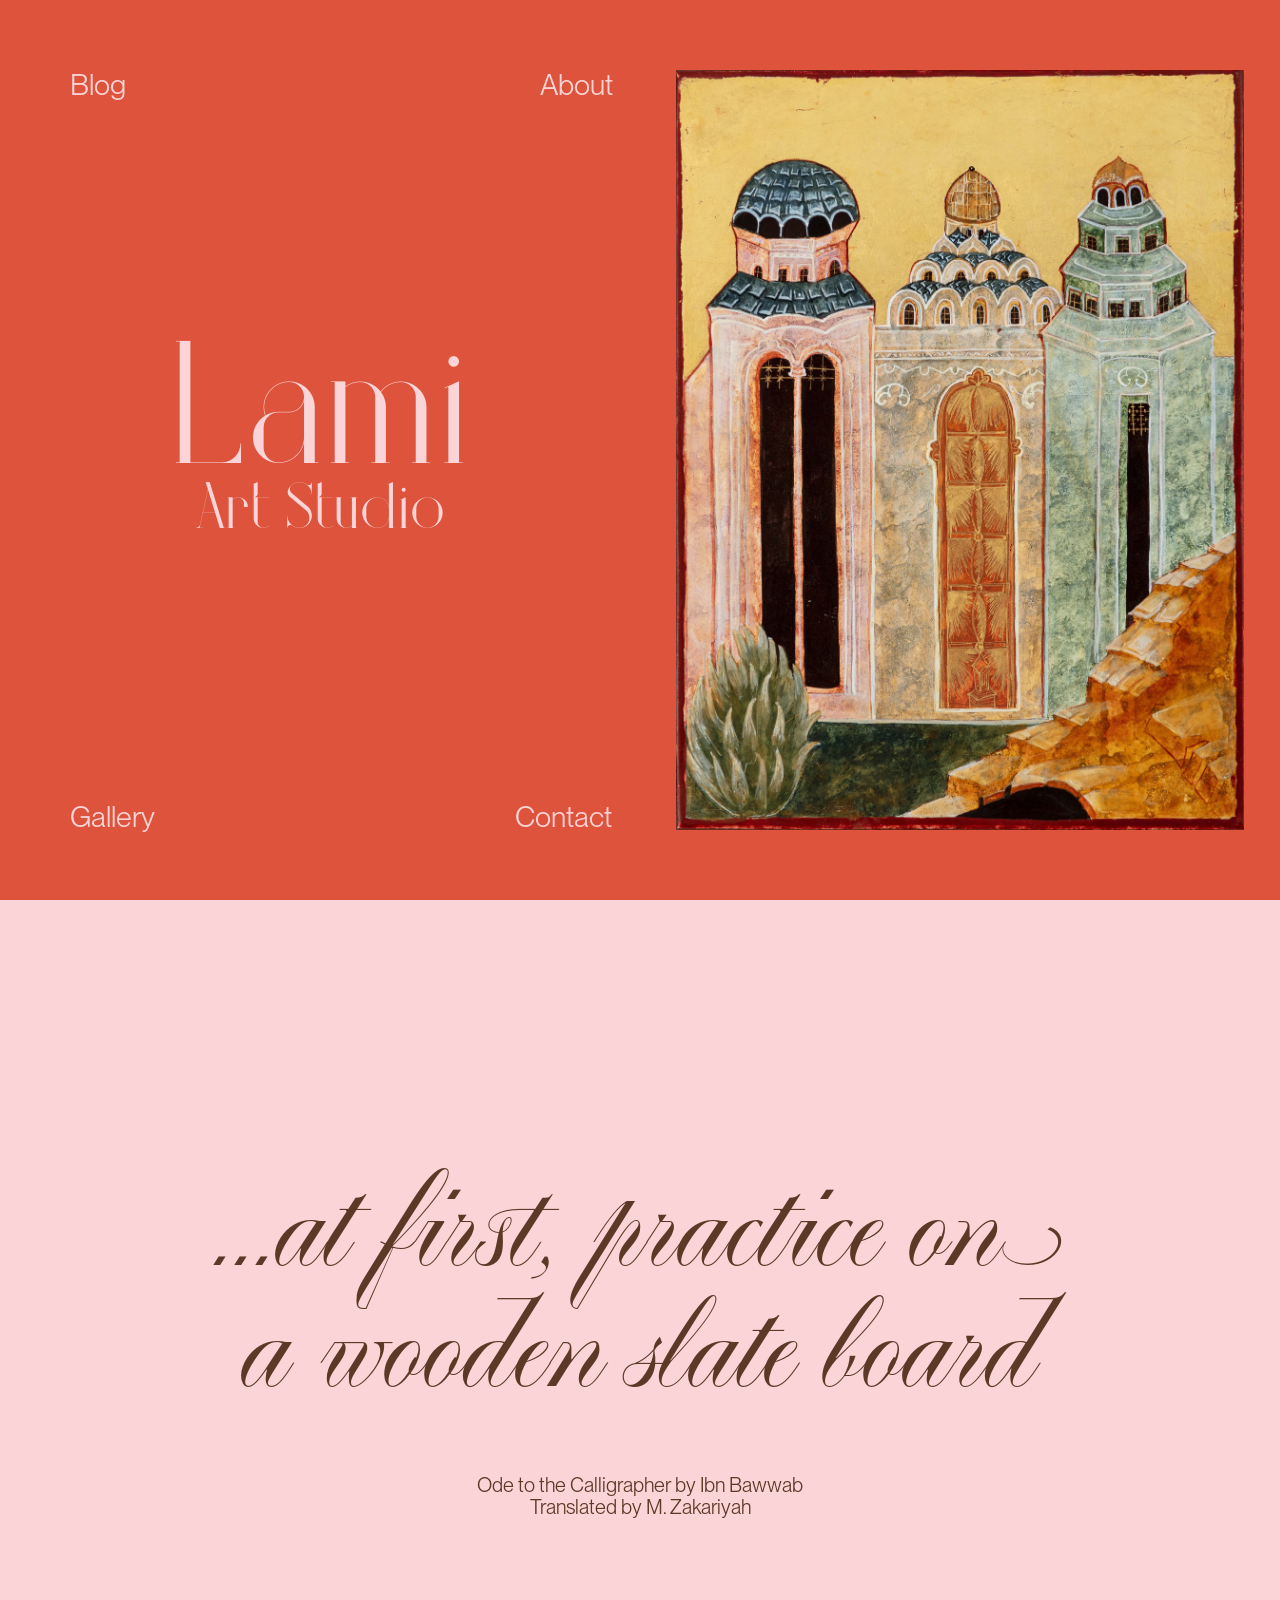
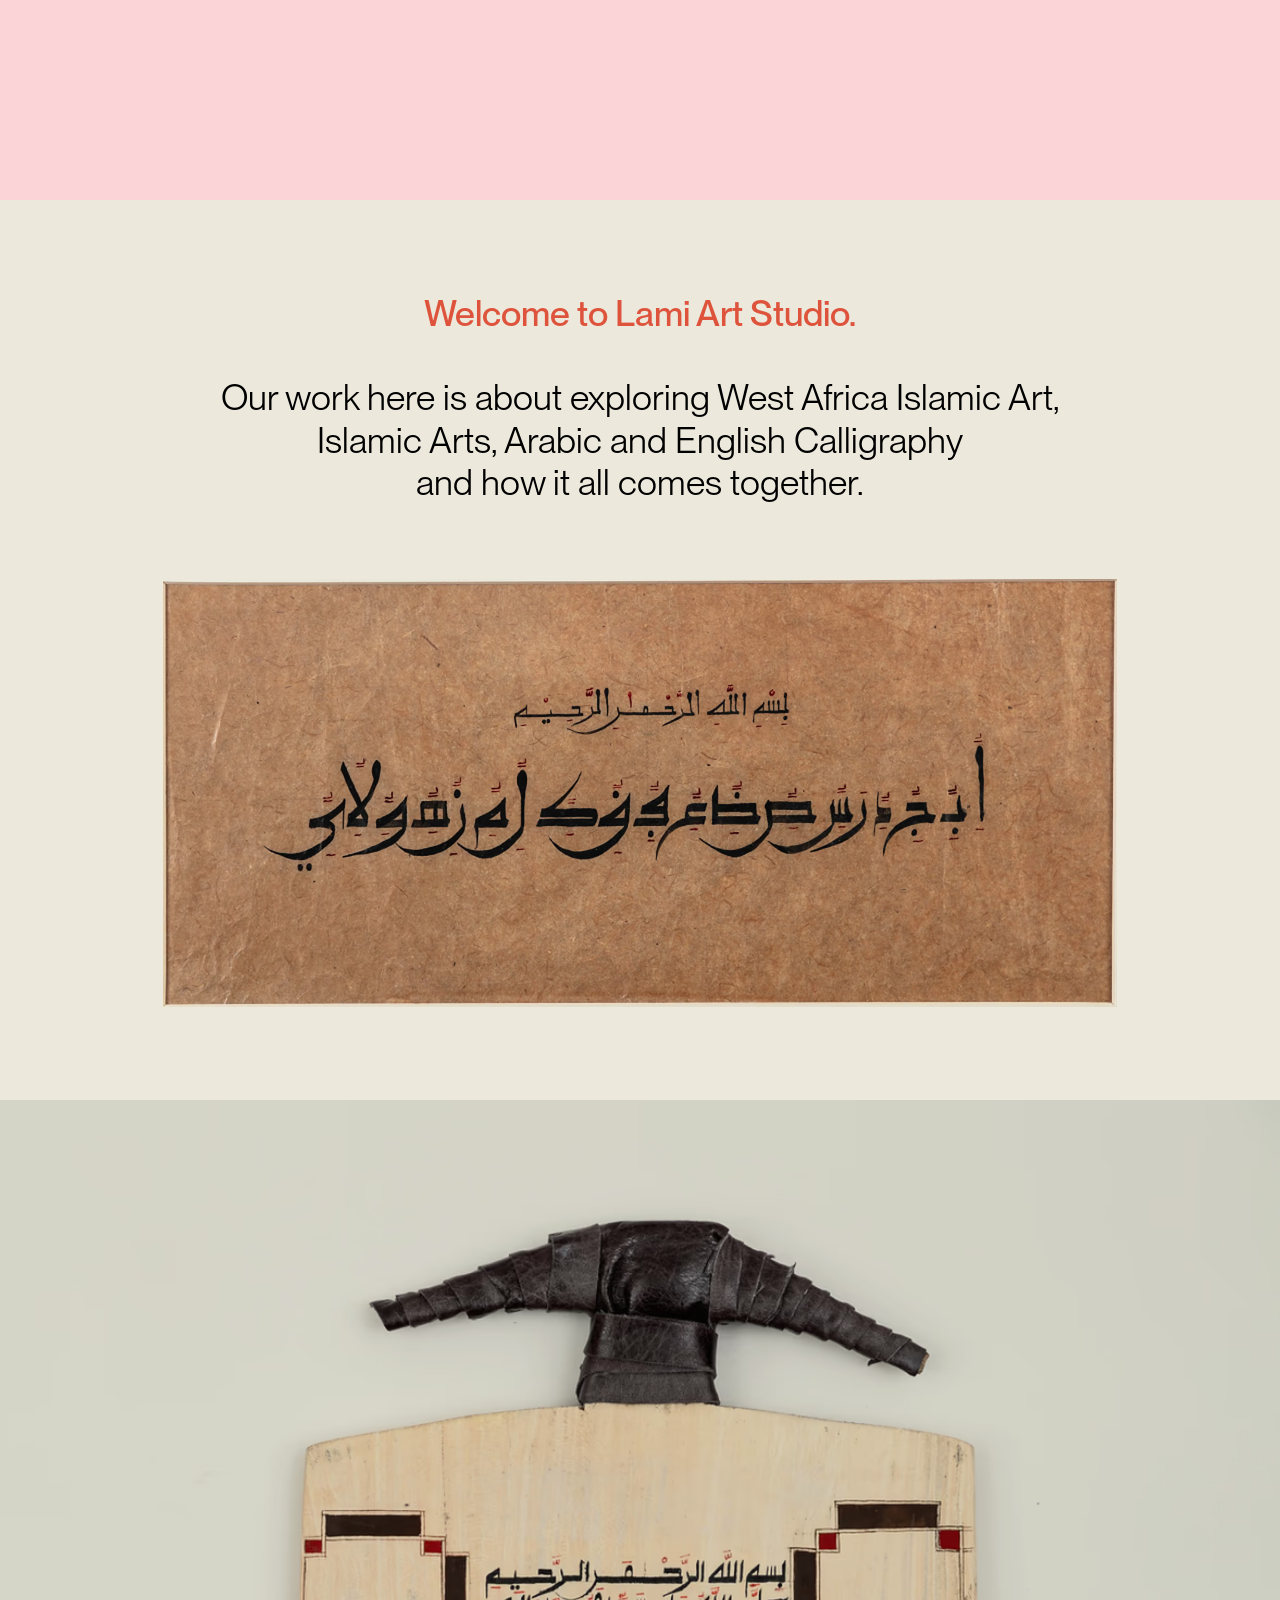
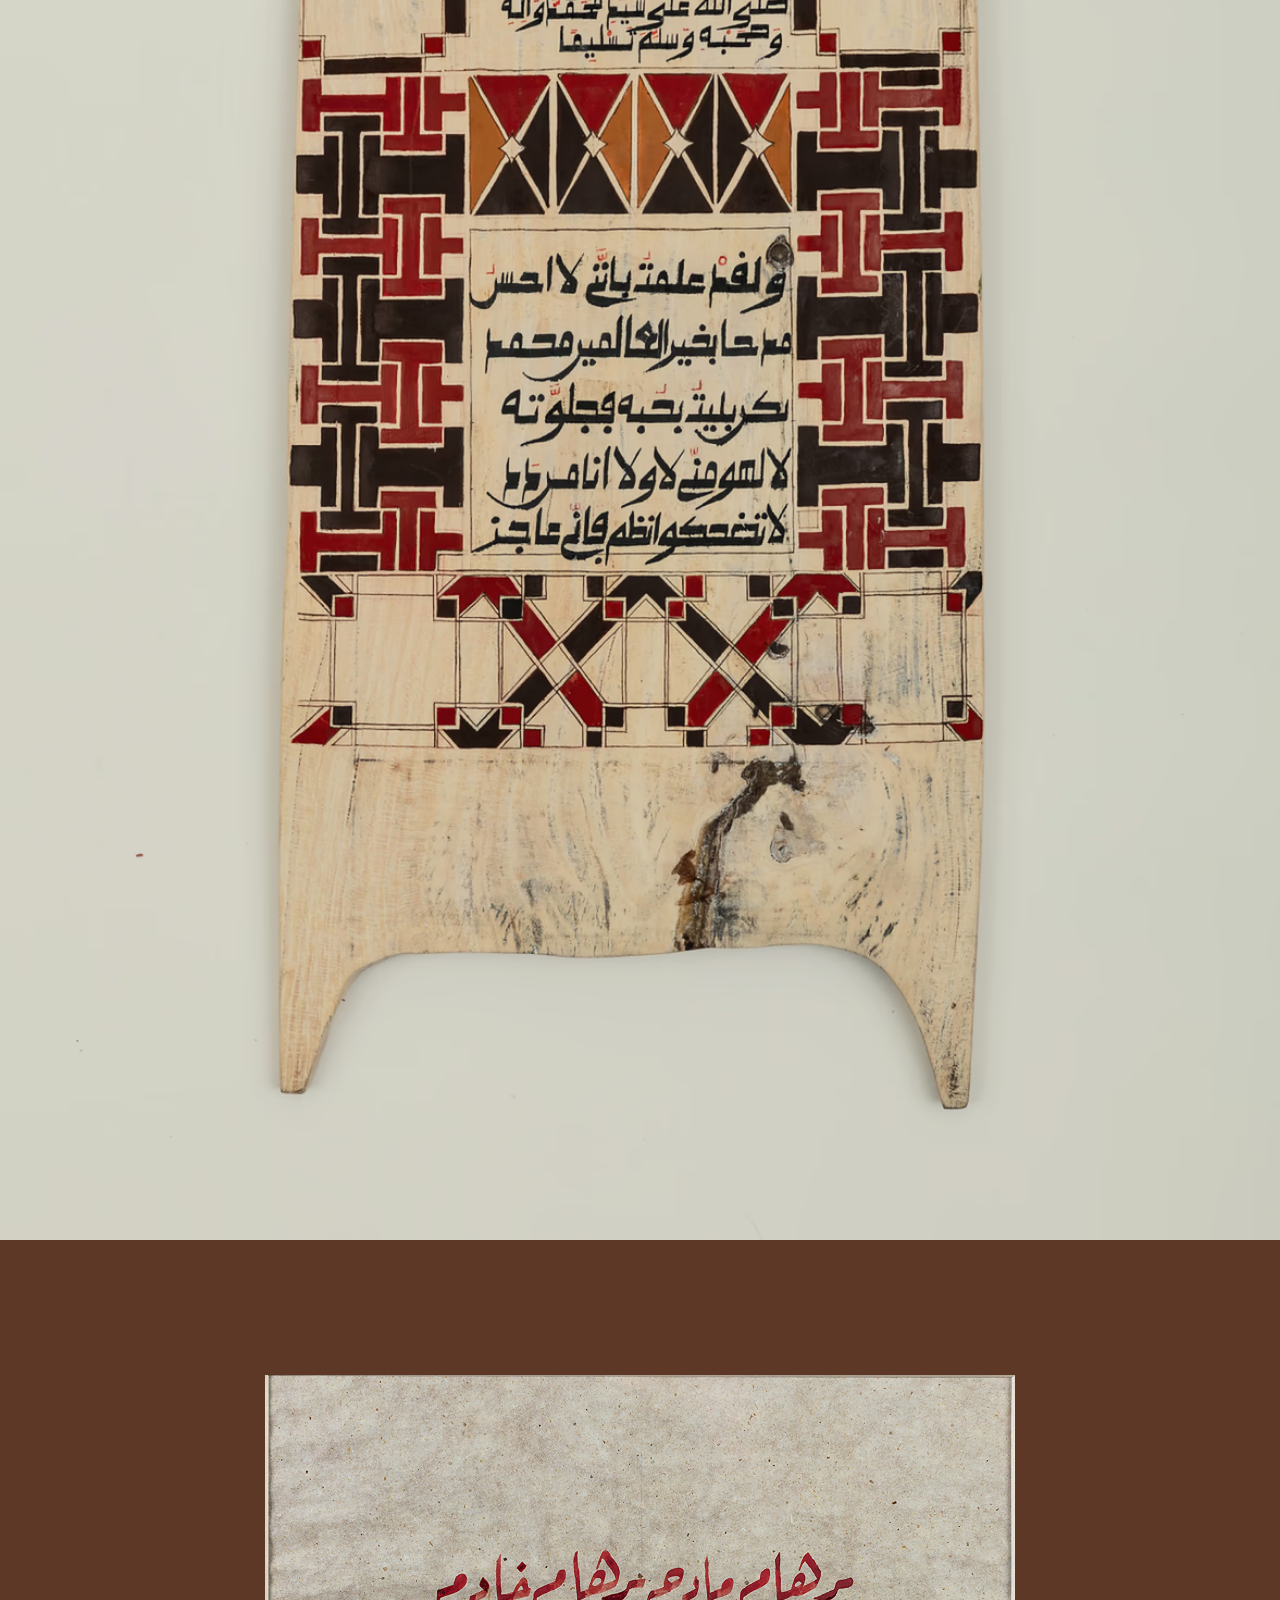
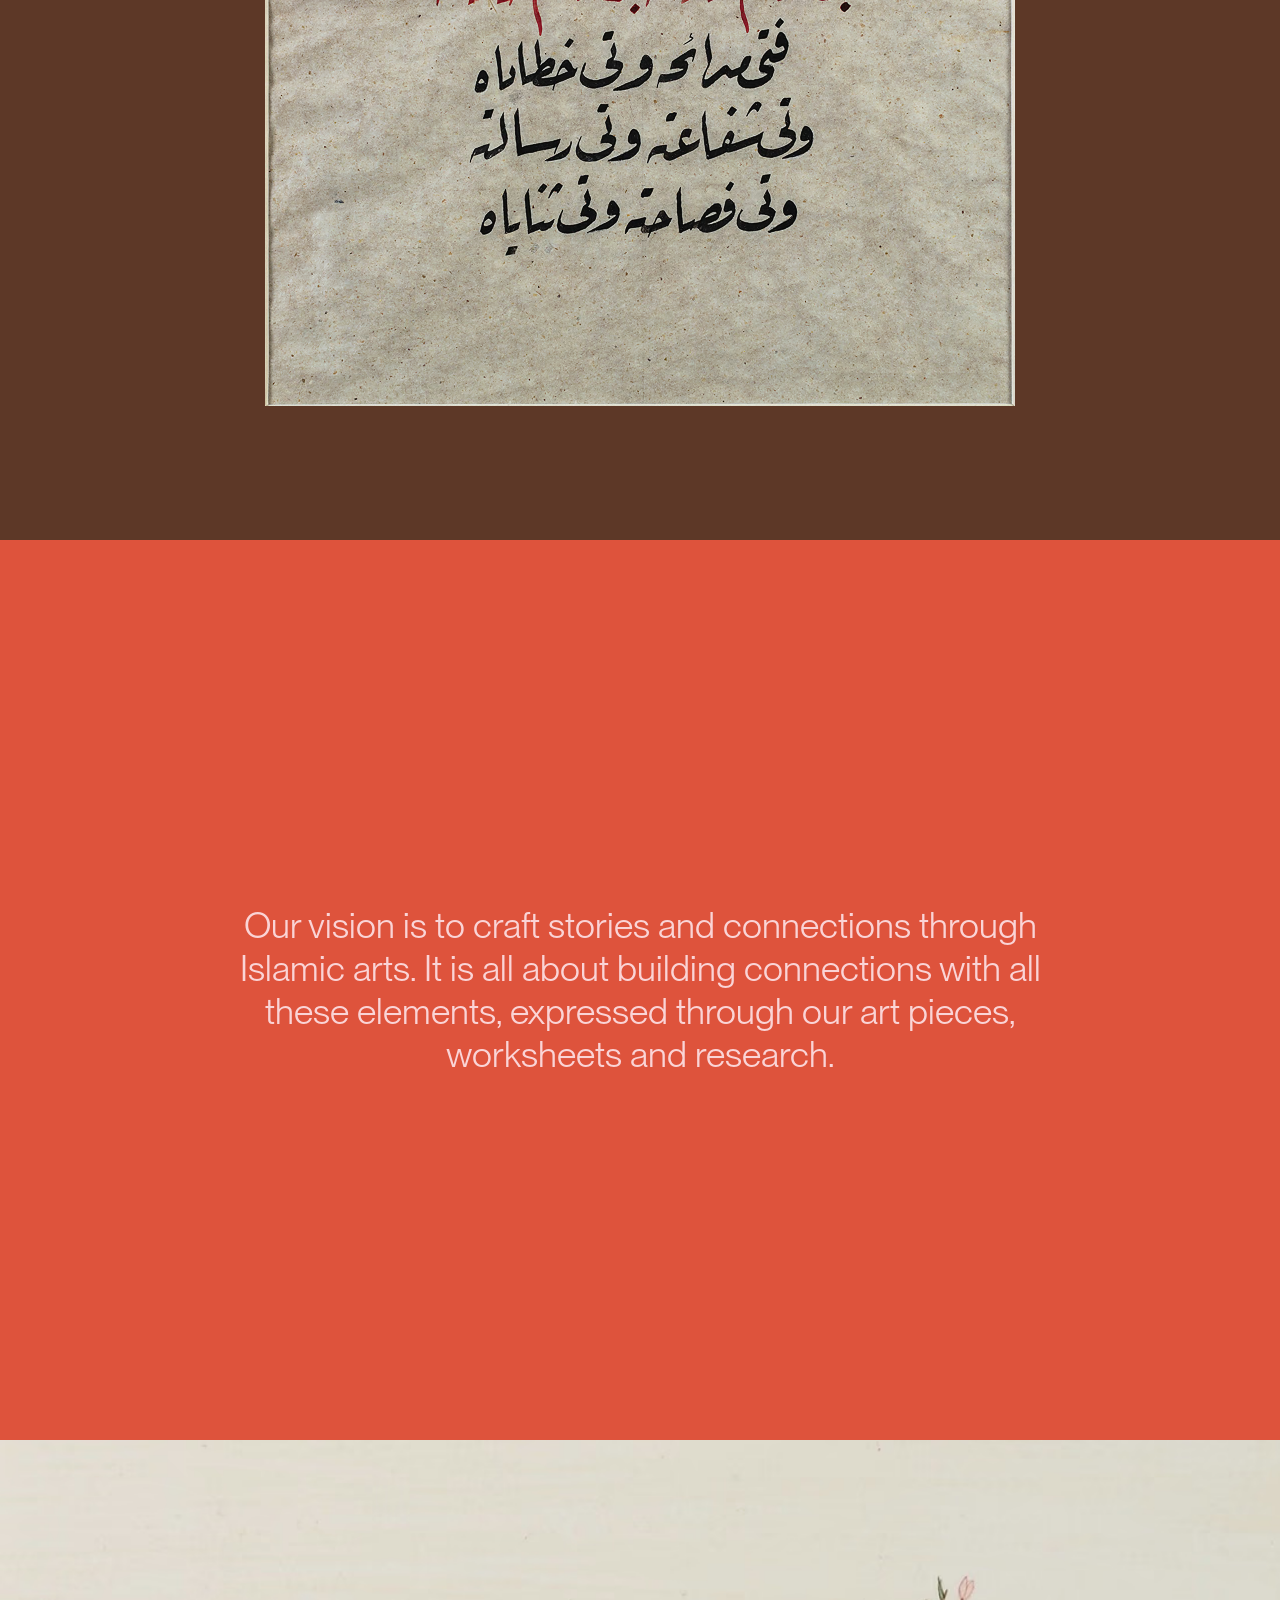
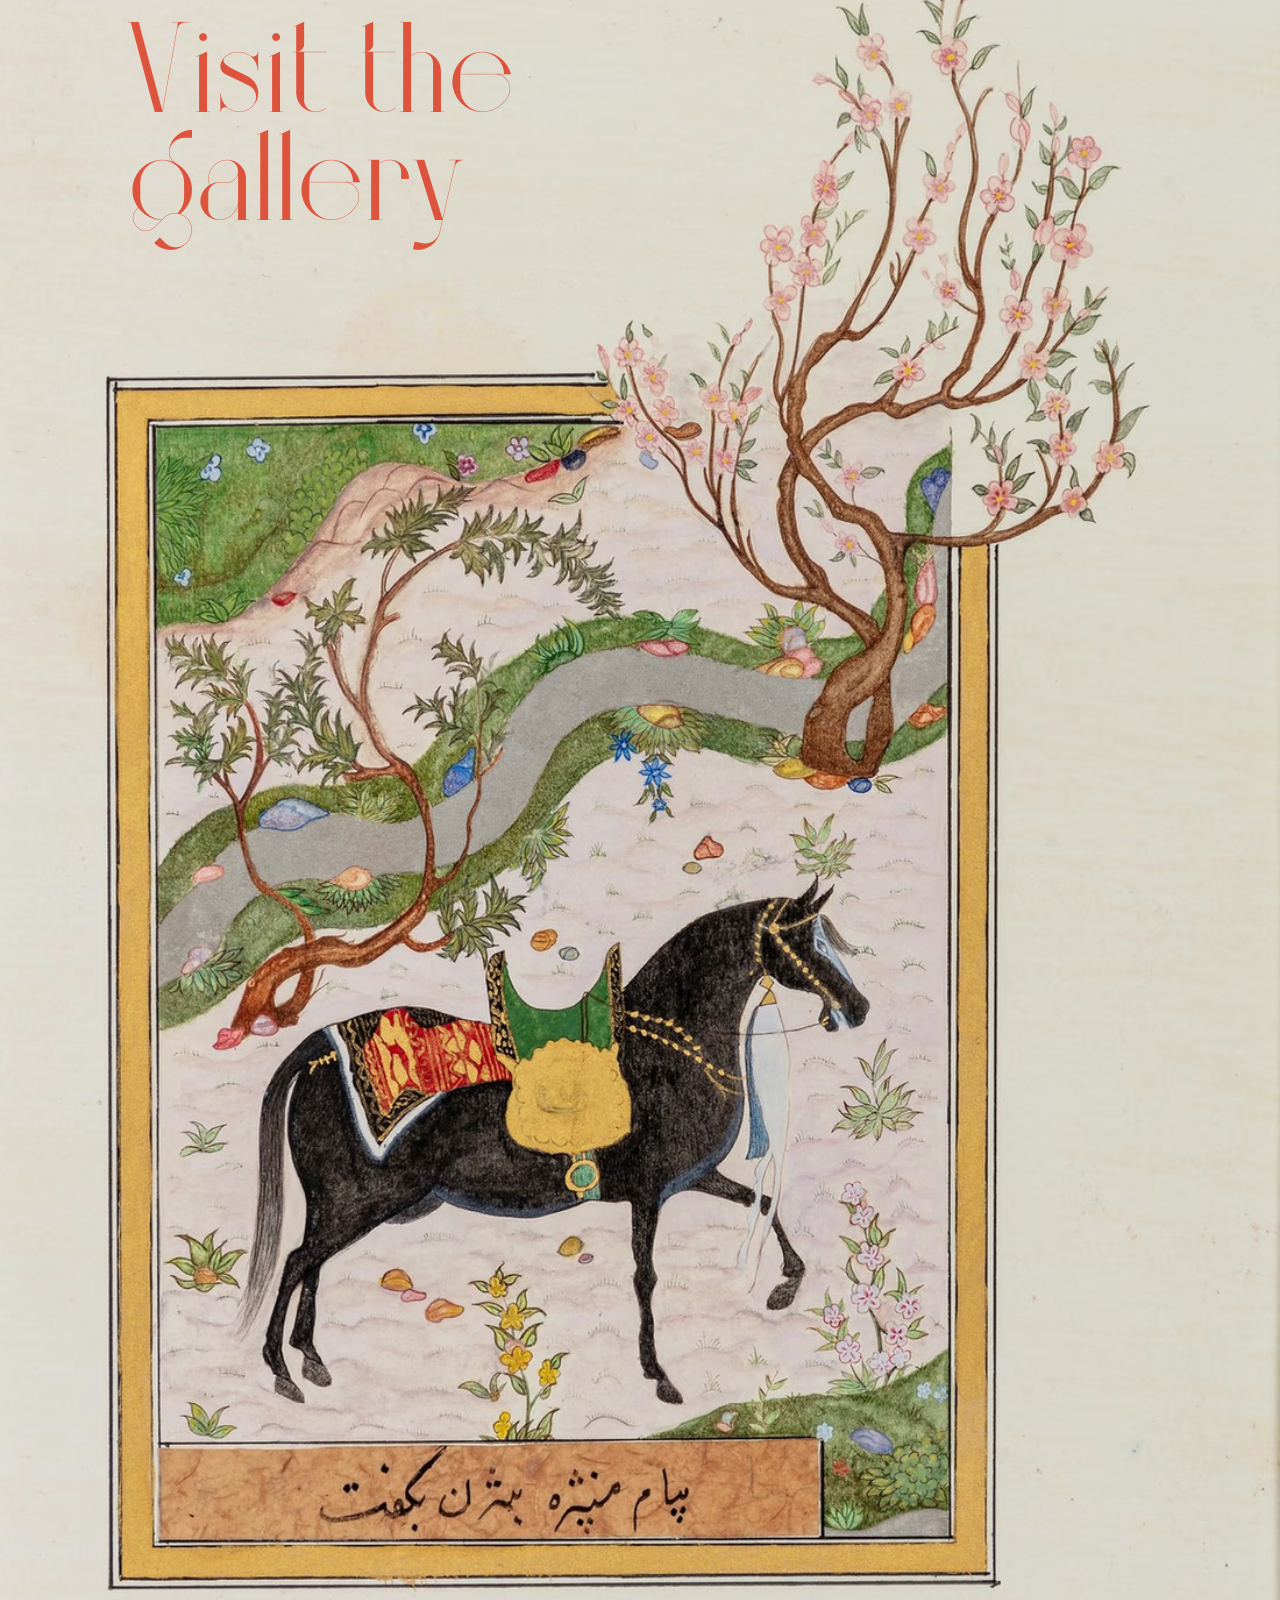
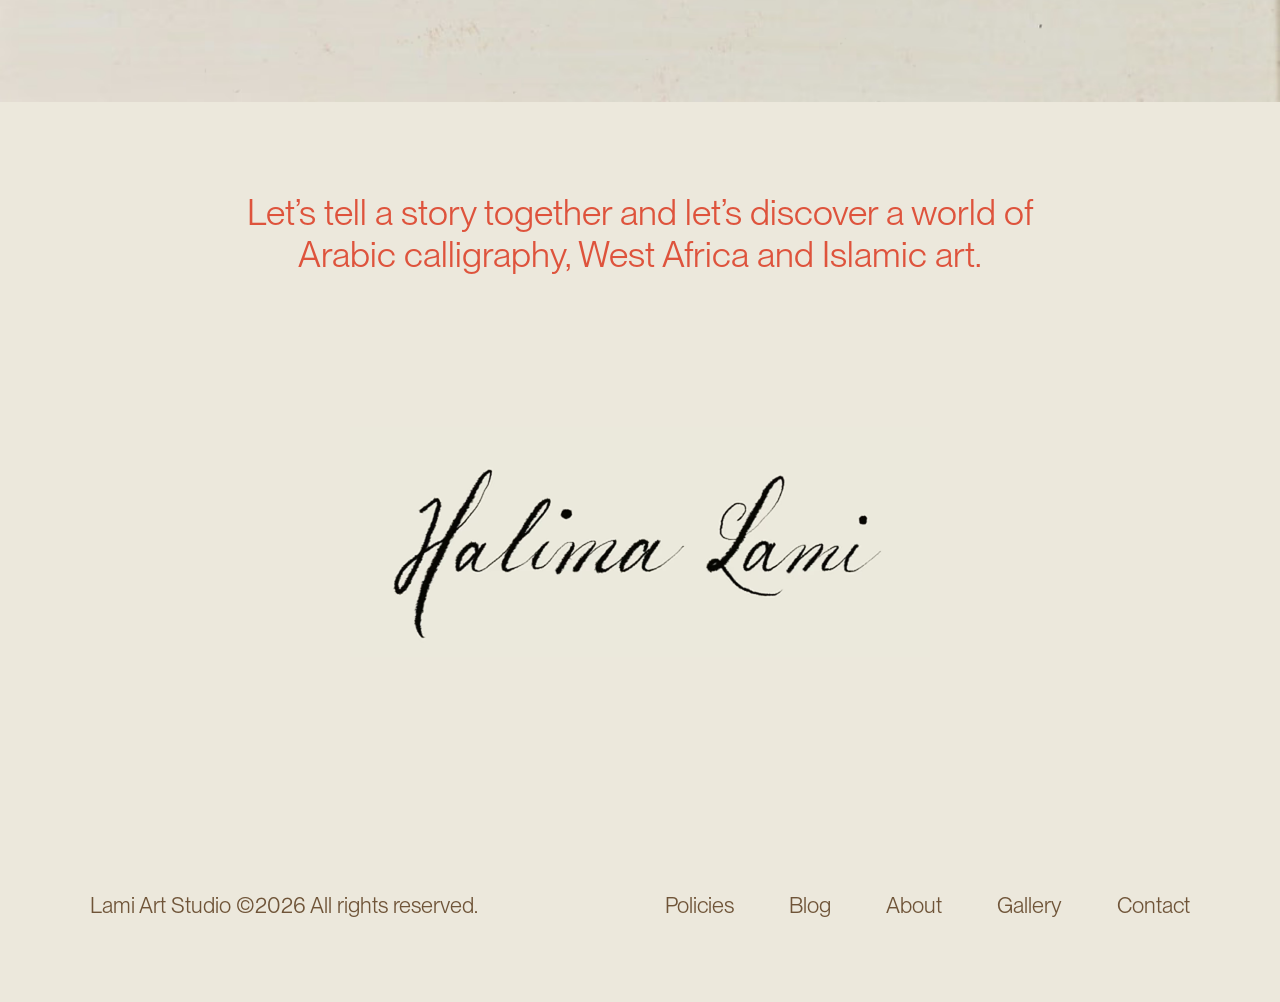
<file: index.html>
<!doctype html>
<html lang="en">
  <head>
    <meta charset="utf-8">
    <meta name="viewport" content="width=device-width, initial-scale=1">
    <title>Lami Art Studio | Arabic Calligraphy & West African Islamic Art</title>
    <meta name="description" content="Lami Art Studio explores Arabic calligraphy, West African Islamic art, ceramic work, miniature painting, and studies in pattern.">
    <meta name="robots" content="index, follow">
    <meta name="theme-color" content="#fad4d6">
    <meta name="apple-mobile-web-app-title" content="Lami Art Studio">
    <link rel="icon" href="assets/icons/favicon-32x32.png" type="image/png" sizes="32x32">
    <link rel="apple-touch-icon" href="assets/icons/apple-touch-icon.png">
    <link rel="canonical" href="https://lamiartstudio.com/">
    <meta property="og:site_name" content="Lami Art Studio">
    <meta property="og:type" content="website">
    <meta property="og:title" content="Lami Art Studio | Arabic Calligraphy &amp; West African Islamic Art">
    <meta property="og:description" content="Lami Art Studio explores Arabic calligraphy, West African Islamic art, ceramic work, miniature painting, and studies in pattern.">
    <meta property="og:url" content="https://lamiartstudio.com/">
    <meta property="og:image" content="https://lamiartstudio.com/assets/seo/og-image.avif">
    <meta property="og:image:width" content="1200">
    <meta property="og:image:height" content="630">
    <meta name="twitter:card" content="summary_large_image">
    <meta name="twitter:title" content="Lami Art Studio | Arabic Calligraphy &amp; West African Islamic Art">
    <meta name="twitter:description" content="Lami Art Studio explores Arabic calligraphy, West African Islamic art, ceramic work, miniature painting, and studies in pattern.">
    <meta name="twitter:image" content="https://lamiartstudio.com/assets/seo/og-image.avif">
    <script type="application/ld+json">
      {
      "@context": "https://schema.org",
      "@type": "VisualArtsBusiness",
      "name": "Lami Art Studio",
      "url": "https://lamiartstudio.com/",
      "image": "https://lamiartstudio.com/assets/seo/og-image.avif",
      "email": "halima@lamiartstudio.com",
      "founder": {
            "@type": "Person",
            "name": "Halima Bashir"
      },
      "sameAs": [
            "https://halimalami.substack.com/"
      ],
      "description": "Lami Art Studio explores Arabic calligraphy, West African Islamic art, ceramic work, miniature painting, and studies in pattern."
}
    </script>
    <link rel="preload" href="assets/fonts/Bigilla.otf" as="font" type="font/otf" crossorigin>
    <link rel="preload" href="assets/fonts/PPNeueMontreal-Book.otf" as="font" type="font/otf" crossorigin>
    <link rel="preload" href="assets/fonts/PPPlayground-Medium.otf" as="font" type="font/otf" crossorigin>
    <link rel="preload" href="assets/coded/hero-art.avif" as="image" type="image/avif" imagesizes="(max-width: 700px) 84vw, 50vw">
    <link rel="stylesheet" href="styles.css?v=launch-20260627">
  </head>
  <body>
    <main class="page">
      <section id="home" class="hero section-frame">
        <div class="hero-inner design-inner">
          <div class="hero-copy">
            <nav class="hero-nav" aria-label="Primary navigation">
              <a class="nav-blog" href="https://halimalami.substack.com/" target="_blank" rel="noopener noreferrer">Blog</a>
              <a class="nav-about" href="about/">About</a>
              <a class="nav-gallery" href="gallery/">Gallery</a>
              <a class="nav-contact" href="contact/">Contact</a>
            </nav>
            <h1>Lami <span>Art Studio</span></h1>
          </div>
          <div class="hero-media">
            <img
              class="hero-art"
              src="assets/coded/hero-art.avif"
              sizes="(max-width: 700px) 84vw, 50vw"
             
              alt="Painted architectural artwork with domes and towers" fetchpriority="high" decoding="async">
          </div>
        </div>
      </section>

      <section id="blog" class="quote section-frame">
        <div class="quote-inner design-inner">
          <p class="script-quote script-quote-desktop">...at first, practice o<span class="script-terminal">n</span><br>a wooden slate board</p>
          <p class="script-quote script-quote-mobile">...at first, practice<br>o<span class="script-terminal">n</span> a wooden<br>slate board</p>
          <p class="quote-credit">Ode to the Calligrapher by Ibn Bawwab<br>Translated by M. Zakariyah</p>
        </div>
      </section>

      <section class="intro section-frame">
        <div class="intro-inner design-inner">
          <div class="intro-copy">
            <p class="welcome">Welcome to Lami Art Studio.</p>
            <p>
              Our work here is about exploring West Africa Islamic Art,<br>
              Islamic Arts, Arabic and English Calligraphy<br>
              and how it all comes together.
            </p>
          </div>
          <picture class="slate-art">
            <img
              src="assets/coded/slate-calligraphy.avif"
              sizes="(max-width: 1280px) 74.5vw, 954px"
              alt="Arabic calligraphy on a textured board" loading="lazy" decoding="async">
          </picture>
        </div>
      </section>

      <section class="board section-frame" aria-label="Decorated wooden board artwork">
        <picture class="board-art">
          <img
            src="assets/coded/wooden-board-full.avif"
            sizes="100vw"
            alt="Decorated wooden board with Arabic calligraphy" loading="lazy" decoding="async">
        </picture>
      </section>

      <section id="about" class="brown section-frame" aria-label="Arabic calligraphy artwork on brown">
        <div class="brown-inner design-inner">
          <picture class="brown-art">
            <img
              src="assets/coded/brown-calligraphy.avif"
              sizes="(max-width: 1280px) 58.6vw, 750px"
              alt="Arabic calligraphy artwork" loading="lazy" decoding="async">
          </picture>
        </div>
      </section>

      <section class="vision section-frame">
        <div class="vision-inner design-inner">
          <p>
            Our vision is to craft stories and connections through<br>
            Islamic arts. It is all about building connections with all<br>
            these elements, expressed through our art pieces,<br>
            worksheets and research.
          </p>
        </div>
      </section>

      <section id="gallery" class="gallery section-frame">
        <picture class="gallery-art">
          <img
            src="assets/gallery-horse.avif"
            sizes="100vw"
            alt="Miniature painting of a black horse beneath flowering branches" loading="lazy" decoding="async">
        </picture>
        <div class="gallery-inner design-inner">
          <h2><a href="gallery/">Visit the<br>gallery</a></h2>
        </div>
      </section>

      <footer id="contact" class="footer section-frame">
        <div class="footer-inner design-inner">
          <p class="contact-line">
            Let’s tell a story together and let’s discover a world of<br>
            Arabic calligraphy, West Africa and Islamic art.
          </p>
          <img
            class="signature"
            src="assets/coded/signature.avif"
            sizes="(max-width: 700px) 72vw, 45.3vw"
            alt="Halima Lami signature" loading="lazy" decoding="async">
          <nav class="footer-nav" aria-label="Footer navigation">
            <span class="footer-copy">Lami Art Studio &copy;<span class="current-year">2026</span> All rights reserved.</span>
            <a class="footer-policies" href="studio-policies/">Policies</a>
            <a href="https://halimalami.substack.com/" target="_blank" rel="noopener noreferrer">Blog</a>
            <a href="about/">About</a>
            <a href="gallery/">Gallery</a>
            <a href="contact/">Contact</a>
          </nav>
        </div>
      </footer>
    </main>
    <script src="script.js?v=launch-20260627"></script>
  </body>
</html>
</file>
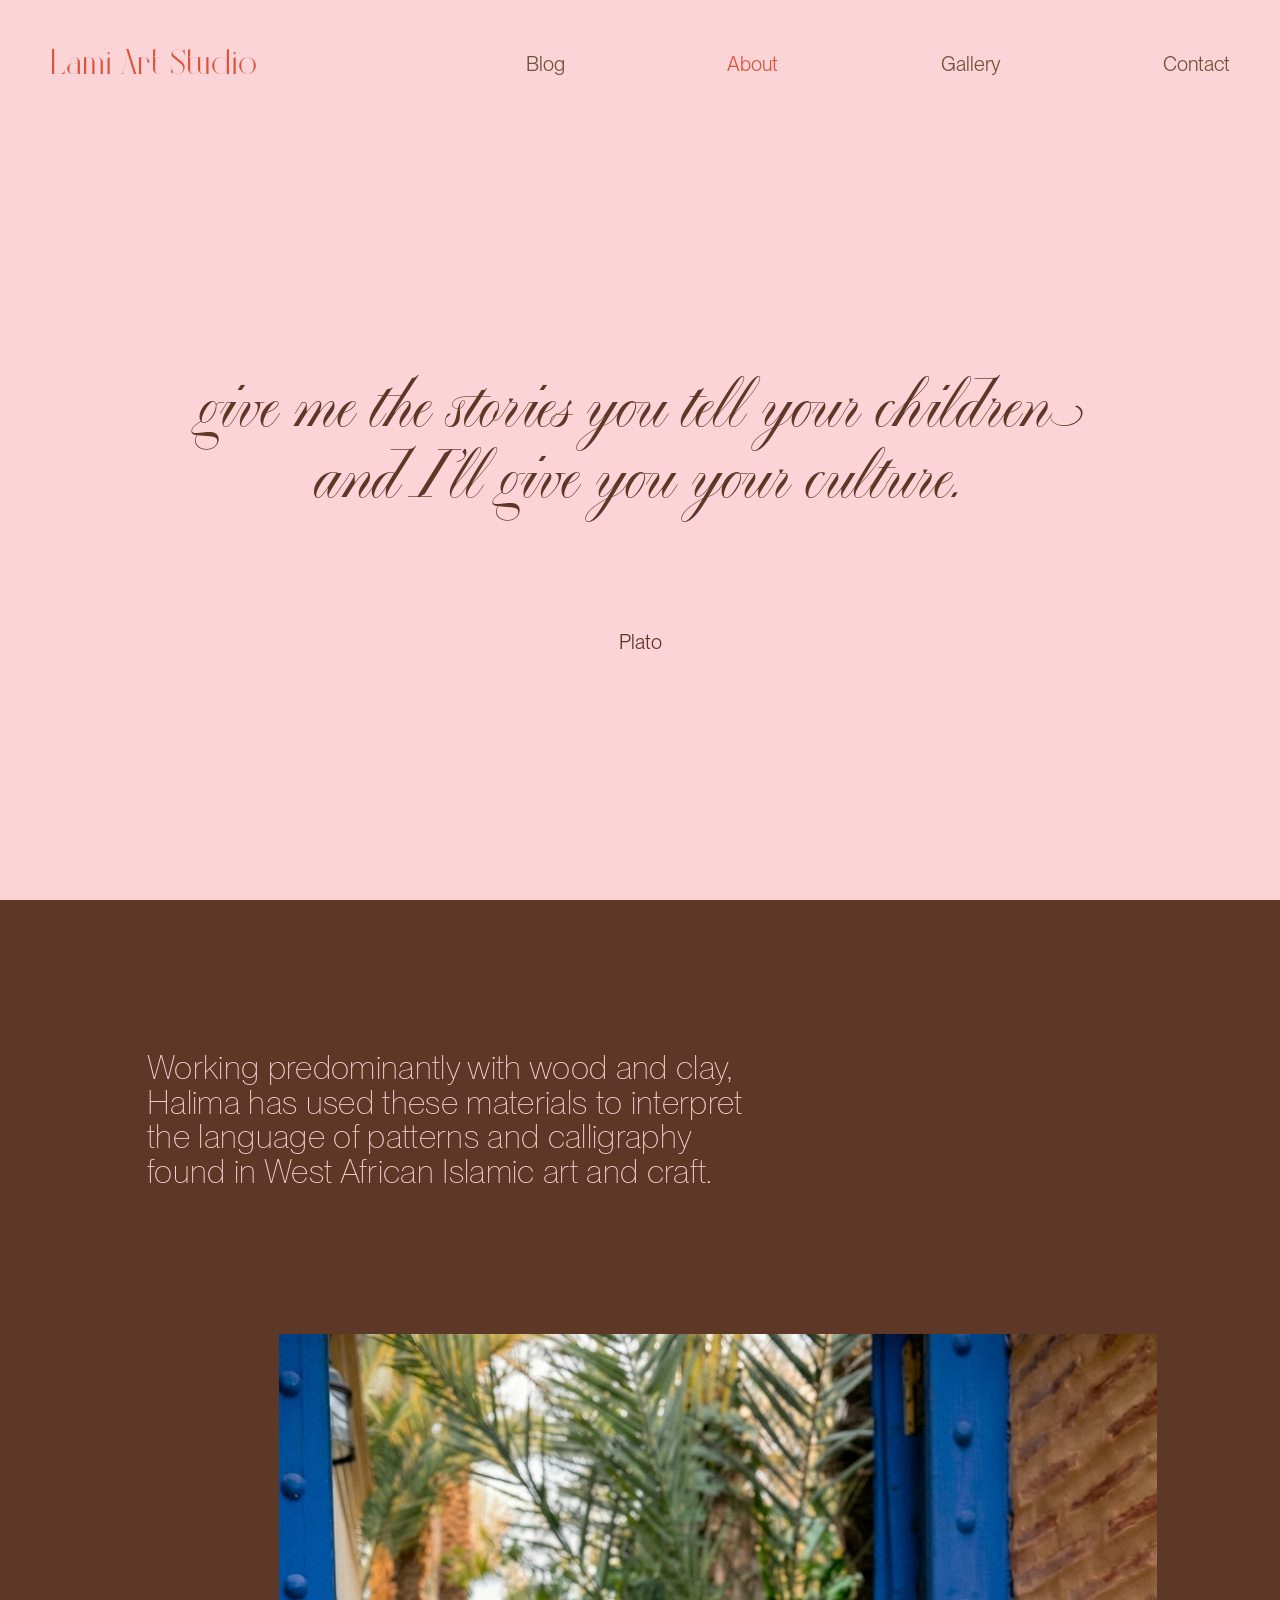
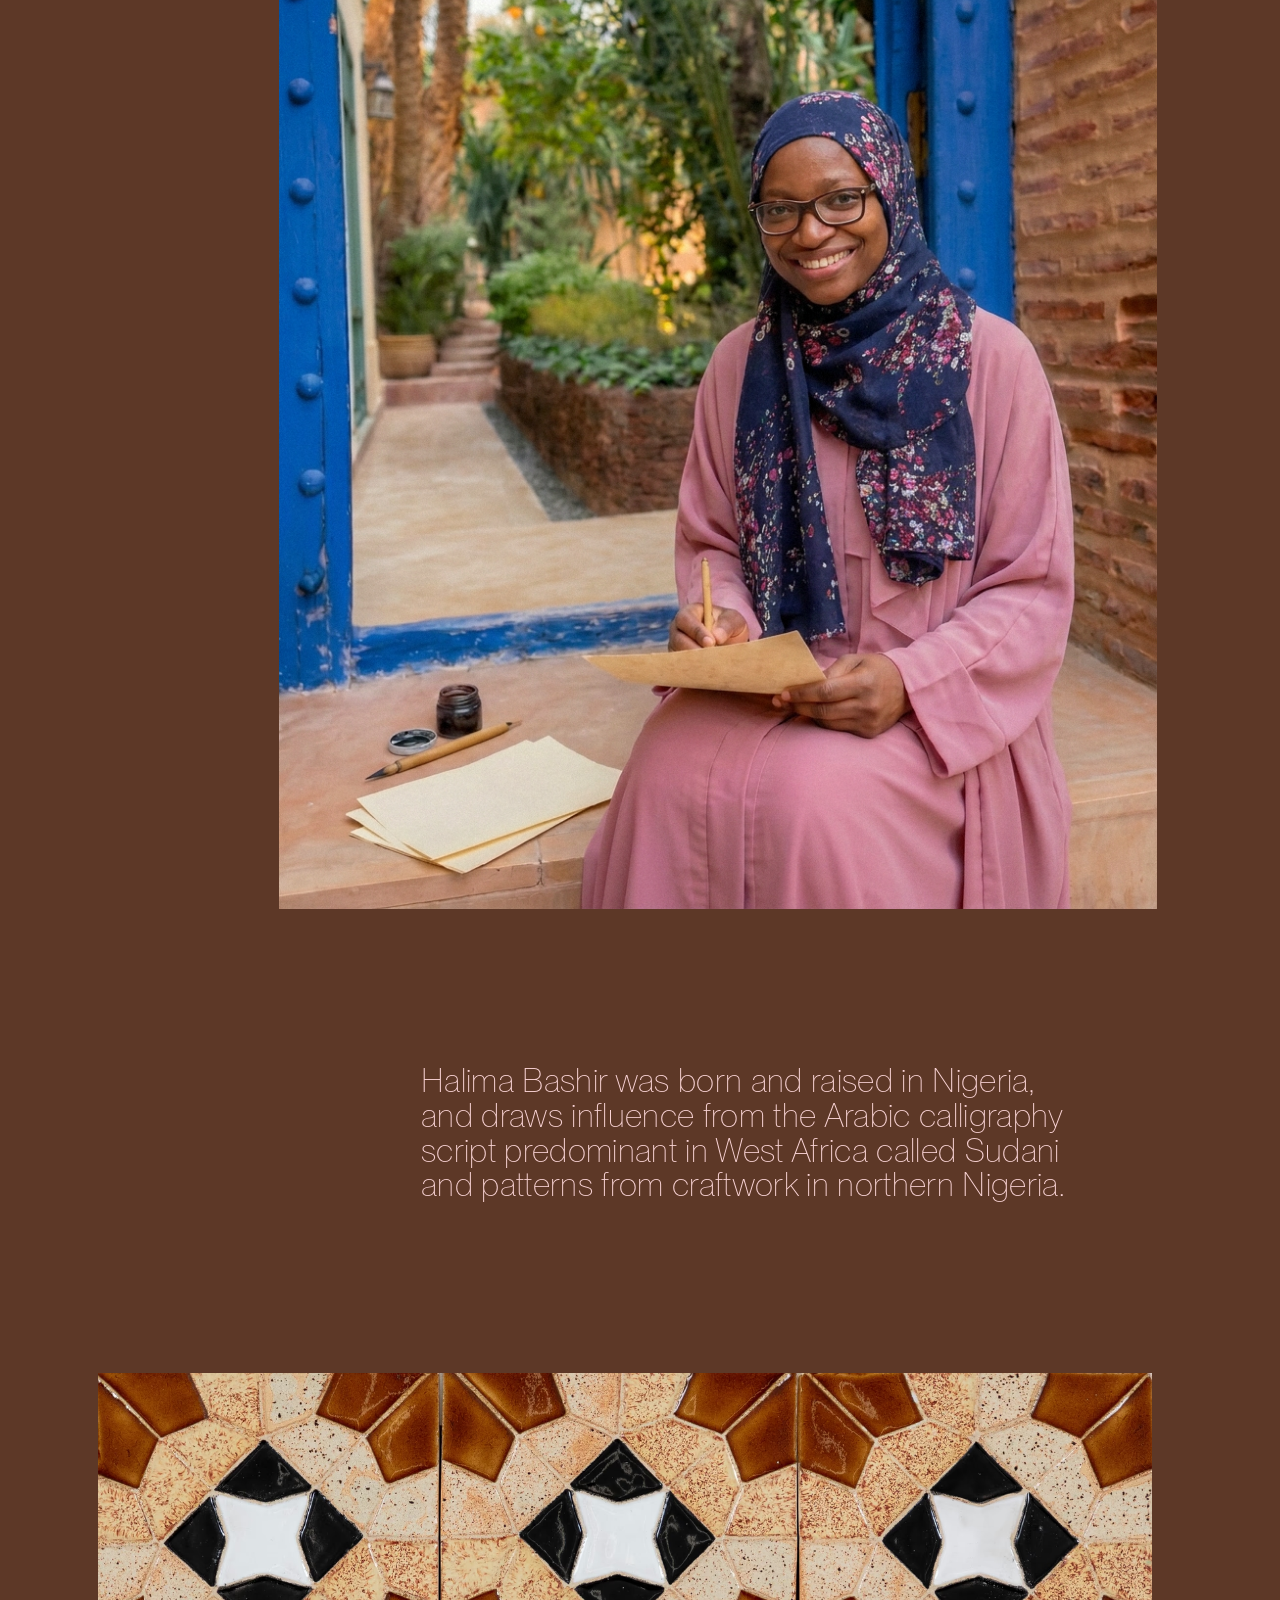
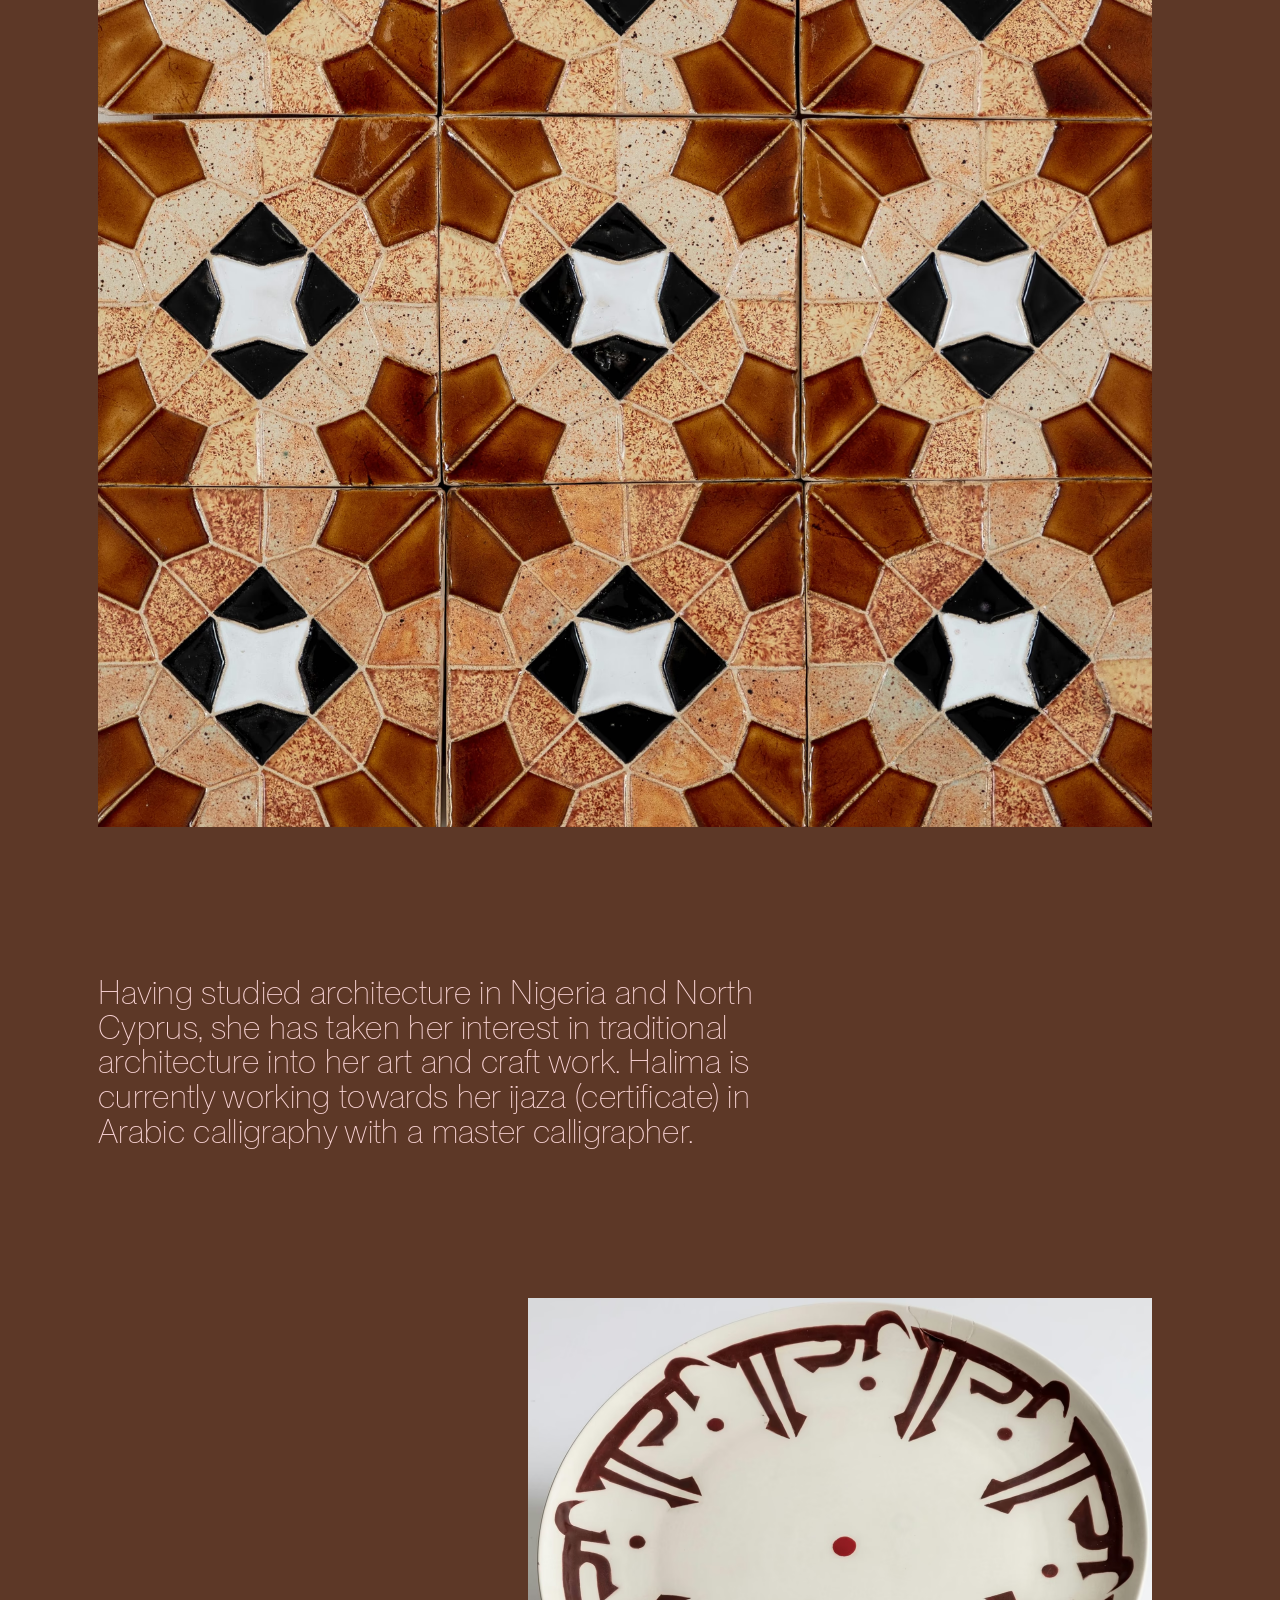
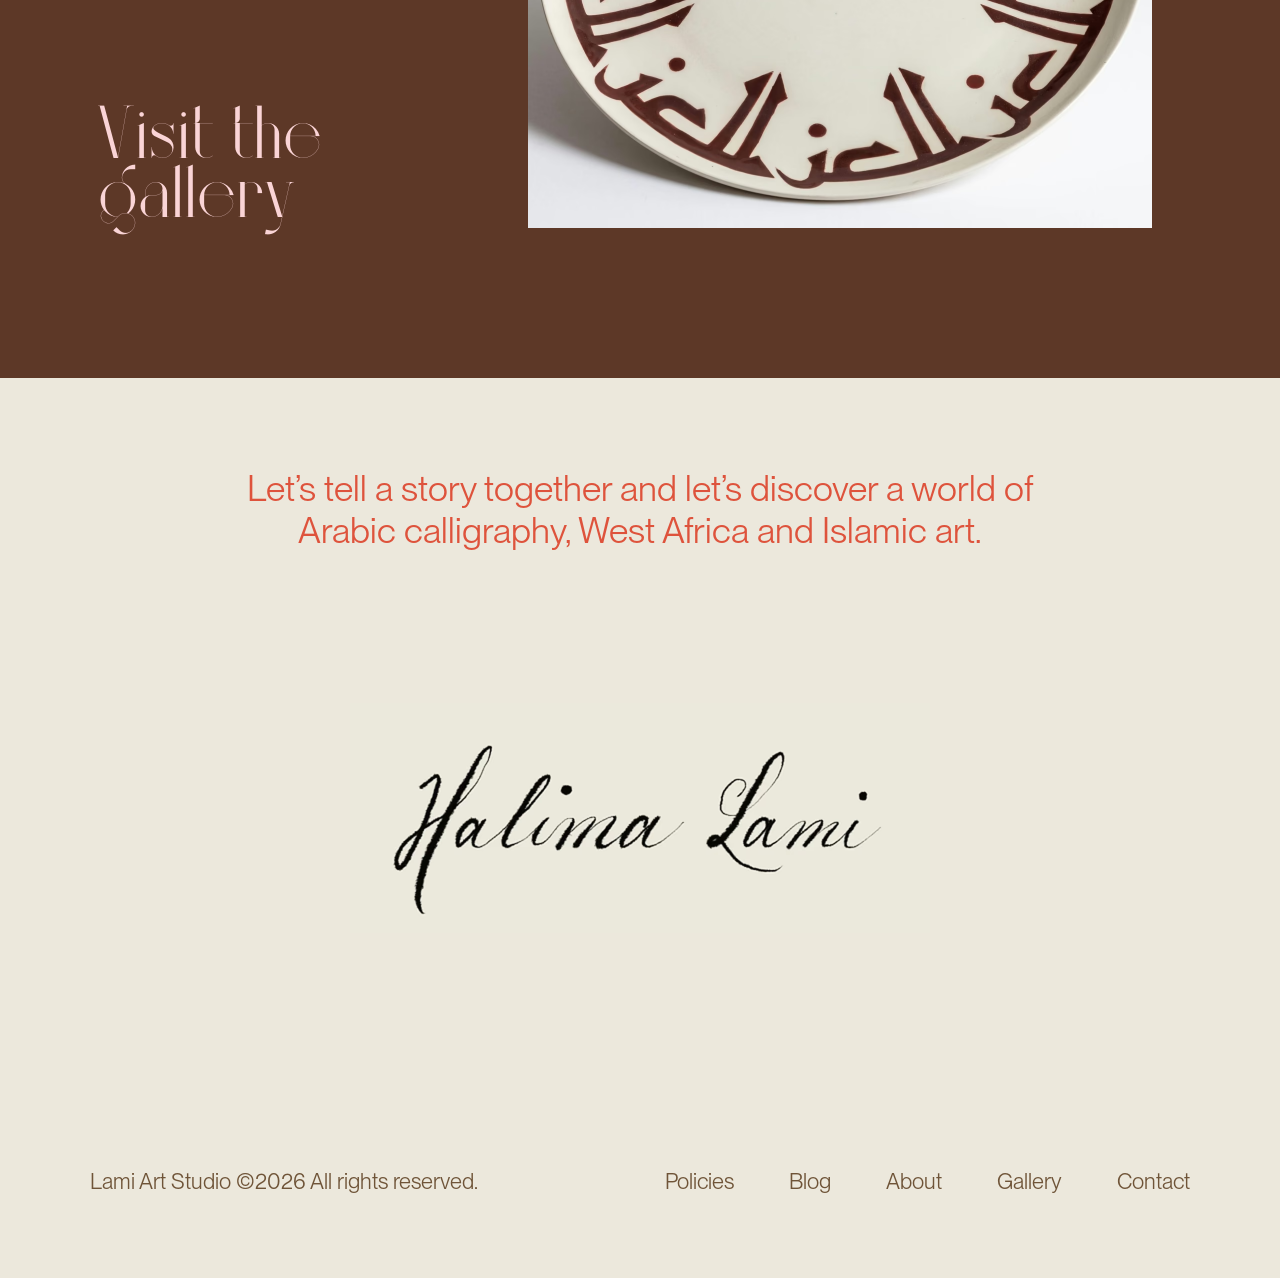
<file: about/index.html>
<!doctype html>
<html lang="en">
  <head>
    <base href="../">
    <meta charset="utf-8">
    <meta name="viewport" content="width=device-width, initial-scale=1">
    <title>About Halima Bashir | Lami Art Studio</title>
    <meta name="description" content="Learn about Halima Bashir, her materials, patterns, architecture background, and the calligraphy practice behind Lami Art Studio.">
    <meta name="robots" content="index, follow">
    <meta name="theme-color" content="#fad4d6">
    <meta name="apple-mobile-web-app-title" content="Lami Art Studio">
    <link rel="icon" href="assets/icons/favicon-32x32.png" type="image/png" sizes="32x32">
    <link rel="apple-touch-icon" href="assets/icons/apple-touch-icon.png">
    <link rel="canonical" href="https://lamiartstudio.com/about/">
    <meta property="og:site_name" content="Lami Art Studio">
    <meta property="og:type" content="profile">
    <meta property="og:title" content="About Halima Bashir | Lami Art Studio">
    <meta property="og:description" content="Learn about Halima Bashir, her materials, patterns, architecture background, and the calligraphy practice behind Lami Art Studio.">
    <meta property="og:url" content="https://lamiartstudio.com/about/">
    <meta property="og:image" content="https://lamiartstudio.com/assets/seo/og-image.avif">
    <meta property="og:image:width" content="1200">
    <meta property="og:image:height" content="630">
    <meta name="twitter:card" content="summary_large_image">
    <meta name="twitter:title" content="About Halima Bashir | Lami Art Studio">
    <meta name="twitter:description" content="Learn about Halima Bashir, her materials, patterns, architecture background, and the calligraphy practice behind Lami Art Studio.">
    <meta name="twitter:image" content="https://lamiartstudio.com/assets/seo/og-image.avif">
    <script type="application/ld+json">
      {
      "@context": "https://schema.org",
      "@type": "WebPage",
      "name": "About Halima Bashir | Lami Art Studio",
      "url": "https://lamiartstudio.com/about/",
      "image": "https://lamiartstudio.com/assets/seo/og-image.avif",
      "isPartOf": {
            "@type": "WebSite",
            "name": "Lami Art Studio",
            "url": "https://lamiartstudio.com/"
      },
      "description": "Learn about Halima Bashir, her materials, patterns, architecture background, and the calligraphy practice behind Lami Art Studio."
}
    </script>
    <link rel="preload" href="assets/fonts/Bigilla.otf" as="font" type="font/otf" crossorigin>
    <link rel="preload" href="assets/fonts/PPNeueMontreal-Book.otf" as="font" type="font/otf" crossorigin>
    <link rel="preload" href="assets/fonts/PPPlayground-Thin.otf" as="font" type="font/otf" crossorigin>
    <link rel="stylesheet" href="styles.css?v=launch-20260627">
  </head>
  <body class="about-page inner-page">
    <header class="site-header">
      <div class="site-header-inner">
        <a class="site-logo" href="./">Lami Art Studio</a>
        <button class="menu-toggle" type="button" aria-expanded="false" aria-controls="mobile-menu" aria-label="Open menu">
          <span></span>
          <span></span>
          <span></span>
        </button>
        <nav class="site-nav" aria-label="Primary navigation">
          <a href="https://halimalami.substack.com/" target="_blank" rel="noopener noreferrer">Blog</a>
          <a class="is-active" href="about/">About</a>
          <a href="gallery/">Gallery</a>
          <a href="contact/">Contact</a>
        </nav>
      </div>
    </header>
    <div class="mobile-menu" id="mobile-menu" aria-hidden="true">
      <div class="mobile-menu-header">
        <a class="site-logo" href="./">Lami Art Studio</a>
        <button class="menu-toggle mobile-menu-close" type="button" aria-expanded="true" aria-controls="mobile-menu" aria-label="Close menu">
          <span></span>
          <span></span>
          <span></span>
        </button>
      </div>
      <nav class="mobile-menu-nav" aria-label="Mobile navigation">
        <a href="https://halimalami.substack.com/" target="_blank" rel="noopener noreferrer">Blog</a>
        <a class="is-active" href="about/">About</a>
        <a href="gallery/">Gallery</a>
      </nav>
      <a class="mobile-menu-contact" href="contact/">
        <span>Write an<br>email to me</span>
        <strong>Stay connected</strong>
      </a>
    </div>

    <main>
      <section class="about-quote section-frame" aria-labelledby="about-quote">
        <div class="about-quote-inner design-inner">
          <h1 id="about-quote">
            <span>give me the stories you</span><br class="mobile-break">
            <span>tell your childre<span class="script-terminal">n</span></span><br class="desktop-break">
            <span class="quote-line-third">and <span class="script-plain-i">I</span>&rsquo;ll give you</span><br class="mobile-break">
            <span>your culture.</span>
          </h1>
          <p>Plato</p>
        </div>
      </section>

      <section class="about-story section-frame">
        <div class="about-story-inner">
          <p class="about-copy about-copy-top">
            Working predominantly with wood and clay,<br>
            Halima has used these materials to interpret<br>
            the language of patterns and calligraphy<br>
            found in West African Islamic art and craft.
          </p>

          <img
            class="about-portrait"
            src="assets/about/halima-morocco-portrait.avif"
            sizes="(max-width: 700px) 84vw, 68.6vw"
            alt="Halima Bashir seated in Morocco holding calligraphy paper" loading="lazy" decoding="async">

          <p class="about-copy about-copy-mid">
            Halima Bashir was born and raised in Nigeria,<br>
            and draws influence from the Arabic calligraphy<br>
            script predominant in West Africa called Sudani<br>
            and patterns from craftwork in northern Nigeria.
          </p>

          <img
            class="about-tiles"
            src="assets/about/tiles.avif"
            sizes="(max-width: 700px) 84vw, 82.3vw"
            alt="Geometric ceramic tile pattern in brown, cream, black, and white" loading="lazy" decoding="async">

          <p class="about-copy about-copy-bottom">
            Having studied architecture in Nigeria and North<br>
            Cyprus, she has taken her interest in traditional<br>
            architecture into her art and craft work. Halima is<br>
            currently working towards her ijaza (certificate) in<br>
            Arabic calligraphy with a master calligrapher.
          </p>

          <div class="about-gallery-callout">
            <a class="about-gallery-link" href="gallery/">Visit the<br>gallery</a>
            <img
              class="about-plate"
              src="assets/about/calligraphy-plate.avif"
              sizes="(max-width: 700px) 84vw, 48.75vw"
              alt="Round ceramic plate with Arabic calligraphy around the rim" loading="lazy" decoding="async">
          </div>
        </div>
      </section>

      <footer id="contact" class="footer section-frame">
        <div class="footer-inner design-inner">
          <p class="contact-line">
            Let&rsquo;s tell a story together and let&rsquo;s discover a world of<br>
            Arabic calligraphy, West Africa and Islamic art.
          </p>
          <img
            class="signature"
            src="assets/coded/signature.avif"
            sizes="(max-width: 700px) 72vw, 45.3vw"
            alt="Halima Lami signature" loading="lazy" decoding="async">
          <nav class="footer-nav" aria-label="Footer navigation">
            <span class="footer-copy">Lami Art Studio &copy;<span class="current-year">2026</span> All rights reserved.</span>
            <a class="footer-policies" href="studio-policies/">Policies</a>
            <a href="https://halimalami.substack.com/" target="_blank" rel="noopener noreferrer">Blog</a>
            <a href="about/">About</a>
            <a href="gallery/">Gallery</a>
            <a href="contact/">Contact</a>
          </nav>
        </div>
      </footer>
    </main>
    <script>
      const menu = document.querySelector(".mobile-menu");
      const toggles = document.querySelectorAll(".menu-toggle");

      toggles.forEach((toggle) => {
        toggle.addEventListener("click", () => {
          const open = !document.body.classList.contains("menu-open");
          document.body.classList.toggle("menu-open", open);
          menu.setAttribute("aria-hidden", String(!open));
          toggles.forEach((button) => button.setAttribute("aria-expanded", String(open)));
        });
      });
    </script>
    <script src="script.js?v=launch-20260627"></script>
  </body>
</html>
</file>
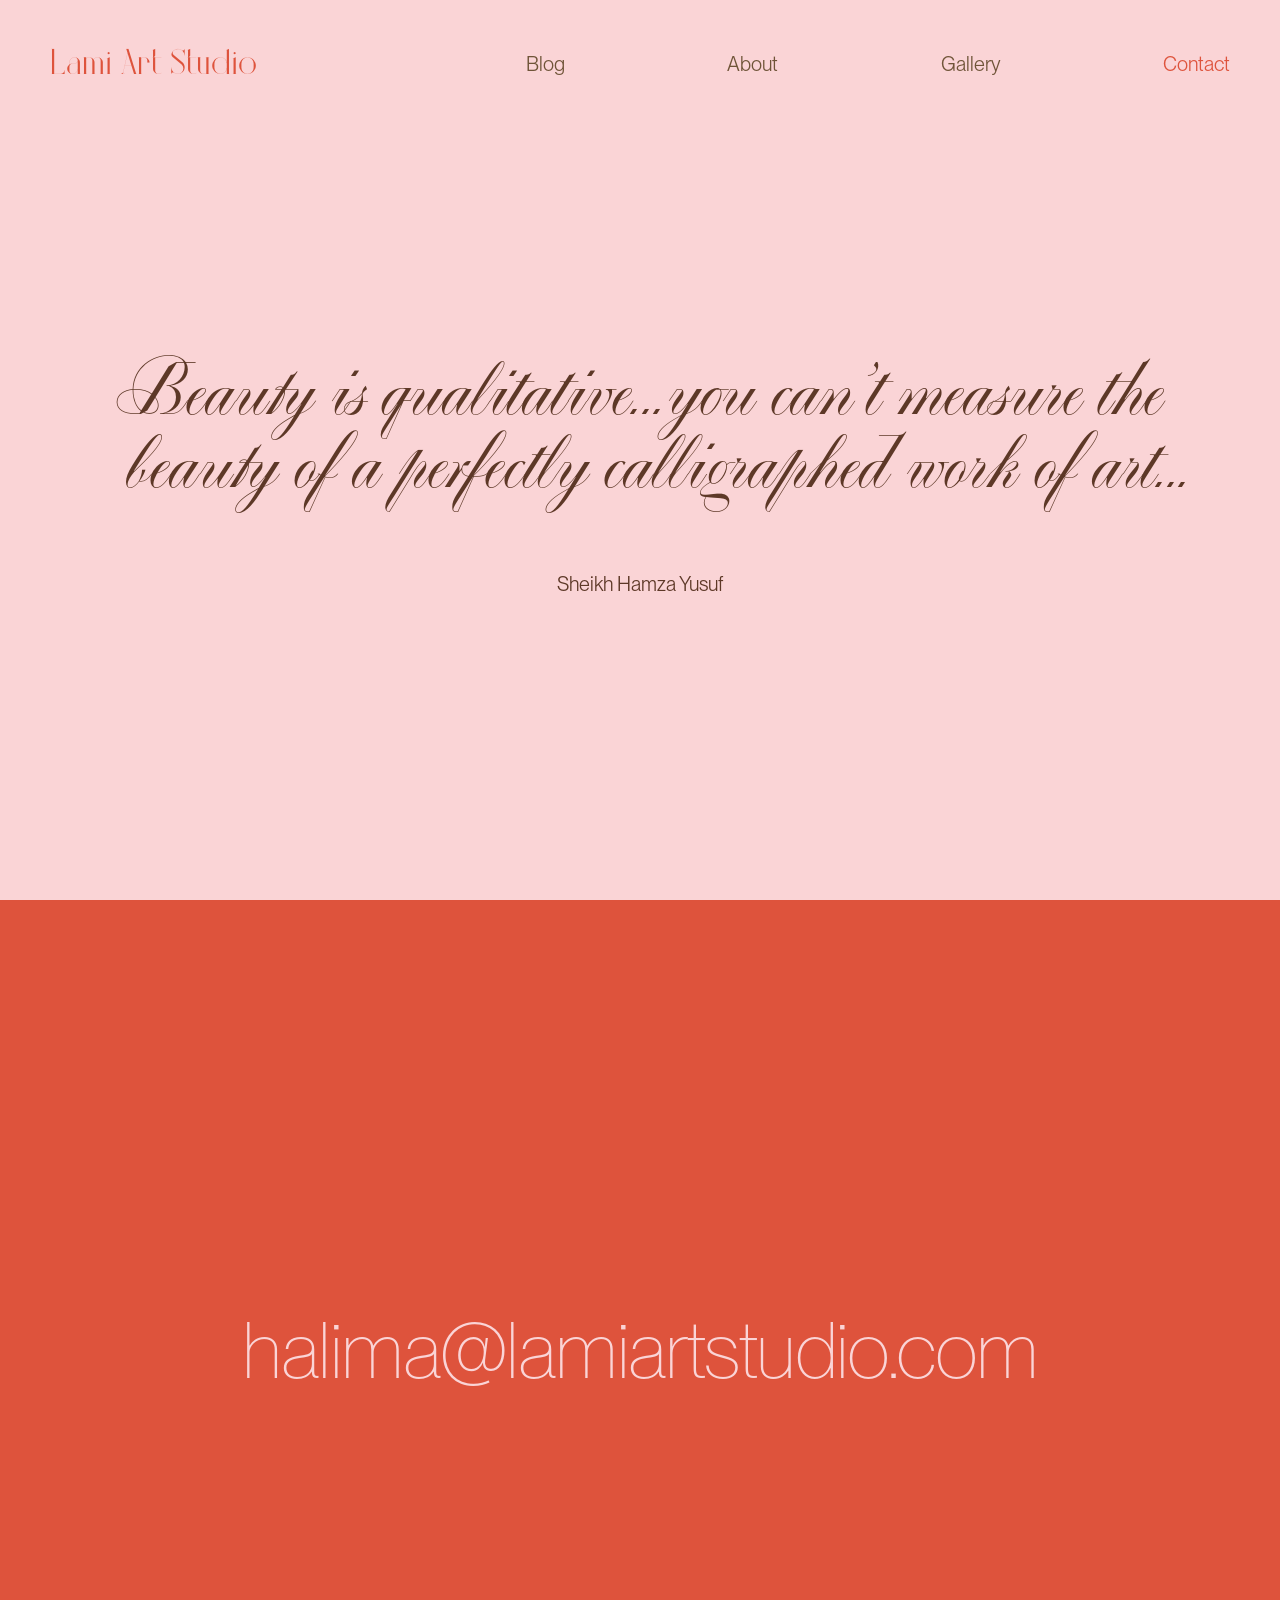
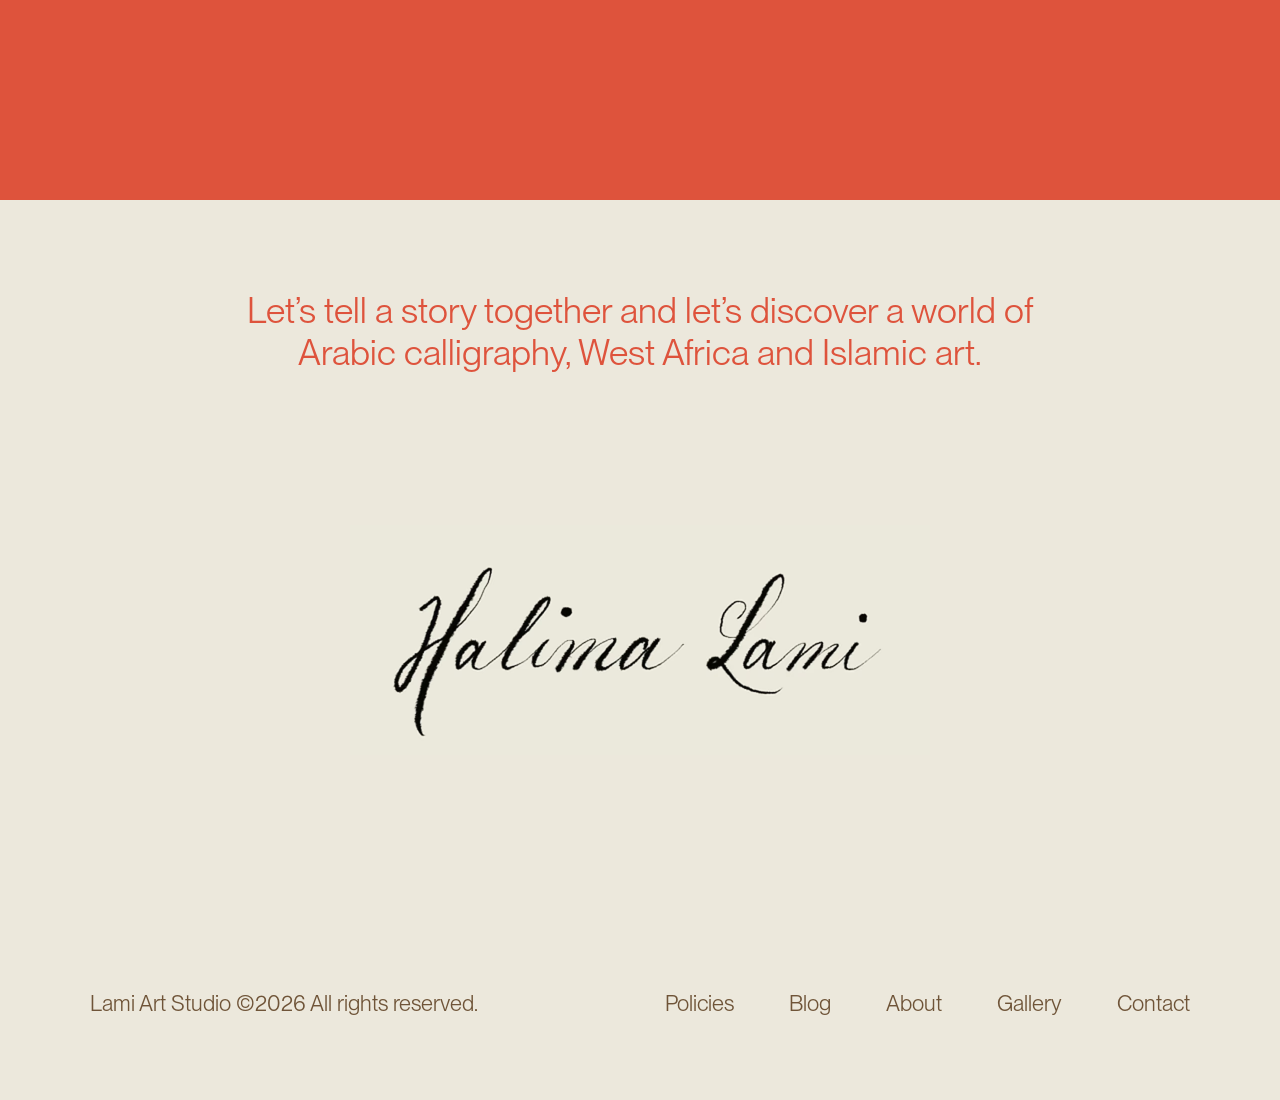
<file: contact/index.html>
<!doctype html>
<html lang="en">
  <head>
    <base href="../">
    <meta charset="utf-8">
    <meta name="viewport" content="width=device-width, initial-scale=1">
    <title>Contact | Lami Art Studio</title>
    <meta name="description" content="Contact Lami Art Studio for artwork, commissions, collaborations, and studio enquiries.">
    <meta name="robots" content="index, follow">
    <meta name="theme-color" content="#fad4d6">
    <meta name="apple-mobile-web-app-title" content="Lami Art Studio">
    <link rel="icon" href="assets/icons/favicon-32x32.png" type="image/png" sizes="32x32">
    <link rel="apple-touch-icon" href="assets/icons/apple-touch-icon.png">
    <link rel="canonical" href="https://lamiartstudio.com/contact/">
    <meta property="og:site_name" content="Lami Art Studio">
    <meta property="og:type" content="website">
    <meta property="og:title" content="Contact | Lami Art Studio">
    <meta property="og:description" content="Contact Lami Art Studio for artwork, commissions, collaborations, and studio enquiries.">
    <meta property="og:url" content="https://lamiartstudio.com/contact/">
    <meta property="og:image" content="https://lamiartstudio.com/assets/seo/og-image.avif">
    <meta property="og:image:width" content="1200">
    <meta property="og:image:height" content="630">
    <meta name="twitter:card" content="summary_large_image">
    <meta name="twitter:title" content="Contact | Lami Art Studio">
    <meta name="twitter:description" content="Contact Lami Art Studio for artwork, commissions, collaborations, and studio enquiries.">
    <meta name="twitter:image" content="https://lamiartstudio.com/assets/seo/og-image.avif">
    <script type="application/ld+json">
      {
      "@context": "https://schema.org",
      "@type": "WebPage",
      "name": "Contact | Lami Art Studio",
      "url": "https://lamiartstudio.com/contact/",
      "image": "https://lamiartstudio.com/assets/seo/og-image.avif",
      "isPartOf": {
            "@type": "WebSite",
            "name": "Lami Art Studio",
            "url": "https://lamiartstudio.com/"
      },
      "description": "Contact Lami Art Studio for artwork, commissions, collaborations, and studio enquiries."
}
    </script>
    <link rel="preload" href="assets/fonts/Bigilla.otf" as="font" type="font/otf" crossorigin>
    <link rel="preload" href="assets/fonts/PPNeueMontreal-Book.otf" as="font" type="font/otf" crossorigin>
    <link rel="preload" href="assets/fonts/PPPlayground-Thin.otf" as="font" type="font/otf" crossorigin>
    <link rel="stylesheet" href="styles.css?v=launch-20260627">
  </head>
  <body class="inner-page contact-page">
    <header class="site-header">
      <div class="site-header-inner">
        <a class="site-logo" href="./">Lami Art Studio</a>
        <button class="menu-toggle" type="button" aria-expanded="false" aria-controls="mobile-menu" aria-label="Open menu">
          <span></span>
          <span></span>
          <span></span>
        </button>
        <nav class="site-nav" aria-label="Primary navigation">
          <a href="https://halimalami.substack.com/" target="_blank" rel="noopener noreferrer">Blog</a>
          <a href="about/">About</a>
          <a href="gallery/">Gallery</a>
          <a class="is-active" href="contact/">Contact</a>
        </nav>
      </div>
    </header>
    <div class="mobile-menu" id="mobile-menu" aria-hidden="true">
      <div class="mobile-menu-header">
        <a class="site-logo" href="./">Lami Art Studio</a>
        <button class="menu-toggle mobile-menu-close" type="button" aria-expanded="true" aria-controls="mobile-menu" aria-label="Close menu">
          <span></span>
          <span></span>
          <span></span>
        </button>
      </div>
      <nav class="mobile-menu-nav" aria-label="Mobile navigation">
        <a href="https://halimalami.substack.com/" target="_blank" rel="noopener noreferrer">Blog</a>
        <a href="about/">About</a>
        <a href="gallery/">Gallery</a>
      </nav>
      <a class="mobile-menu-contact is-active" href="contact/">
        <span>Write an<br>email to me</span>
        <strong>Stay connected</strong>
      </a>
    </div>

    <main>
      <section class="contact-quote section-frame" aria-labelledby="contact-quote">
        <div class="contact-quote-inner design-inner">
          <h1 id="contact-quote">
            <span class="contact-quote-desktop">
              <span class="contact-quote-line contact-quote-line-first">Beauty is qualitative<span class="contact-ellipsis contact-ellipsis-tight">...</span><span class="contact-tight-space"> you</span> can&rsquo;t measure the</span>
              <span class="contact-quote-line contact-quote-line-second">beauty of a perfectly <span class="contact-quote-emphasis">calligraphed</span> work of art<span class="contact-ellipsis">...</span></span>
            </span>
            <span class="contact-quote-mobile">
              <span class="contact-quote-line">Beauty is qualitative<span class="contact-ellipsis">...</span></span>
              <span class="contact-quote-line">you can&rsquo;t measure the beauty</span>
              <span class="contact-quote-line">of a perfectly <span class="contact-quote-emphasis">calligraphed</span></span>
              <span class="contact-quote-line">work of art<span class="contact-ellipsis">...</span></span>
            </span>
          </h1>
          <p>Sheikh Hamza Yusuf</p>
        </div>
      </section>

      <section class="contact-email section-frame" aria-label="Email Halima">
        <a href="mailto:halima@lamiartstudio.com">halima@lamiartstudio.com</a>
      </section>

      <footer id="contact-footer" class="footer section-frame">
        <div class="footer-inner design-inner">
          <p class="contact-line">
            Let&rsquo;s tell a story together and let&rsquo;s discover a world of<br>
            Arabic calligraphy, West Africa and Islamic art.
          </p>
          <img
            class="signature"
            src="assets/coded/signature.avif"
            sizes="(max-width: 700px) 72vw, 45.3vw"
            alt="Halima Lami signature" loading="lazy" decoding="async">
          <nav class="footer-nav" aria-label="Footer navigation">
            <span class="footer-copy">Lami Art Studio &copy;<span class="current-year">2026</span> All rights reserved.</span>
            <a class="footer-policies" href="studio-policies/">Policies</a>
            <a href="https://halimalami.substack.com/" target="_blank" rel="noopener noreferrer">Blog</a>
            <a href="about/">About</a>
            <a href="gallery/">Gallery</a>
            <a href="contact/">Contact</a>
          </nav>
        </div>
      </footer>
    </main>
    <script>
      const menu = document.querySelector(".mobile-menu");
      const toggles = document.querySelectorAll(".menu-toggle");

      toggles.forEach((toggle) => {
        toggle.addEventListener("click", () => {
          const open = !document.body.classList.contains("menu-open");
          document.body.classList.toggle("menu-open", open);
          menu.setAttribute("aria-hidden", String(!open));
          toggles.forEach((button) => button.setAttribute("aria-expanded", String(open)));
        });
      });
    </script>
    <script src="script.js?v=launch-20260627"></script>
  </body>
</html>
</file>
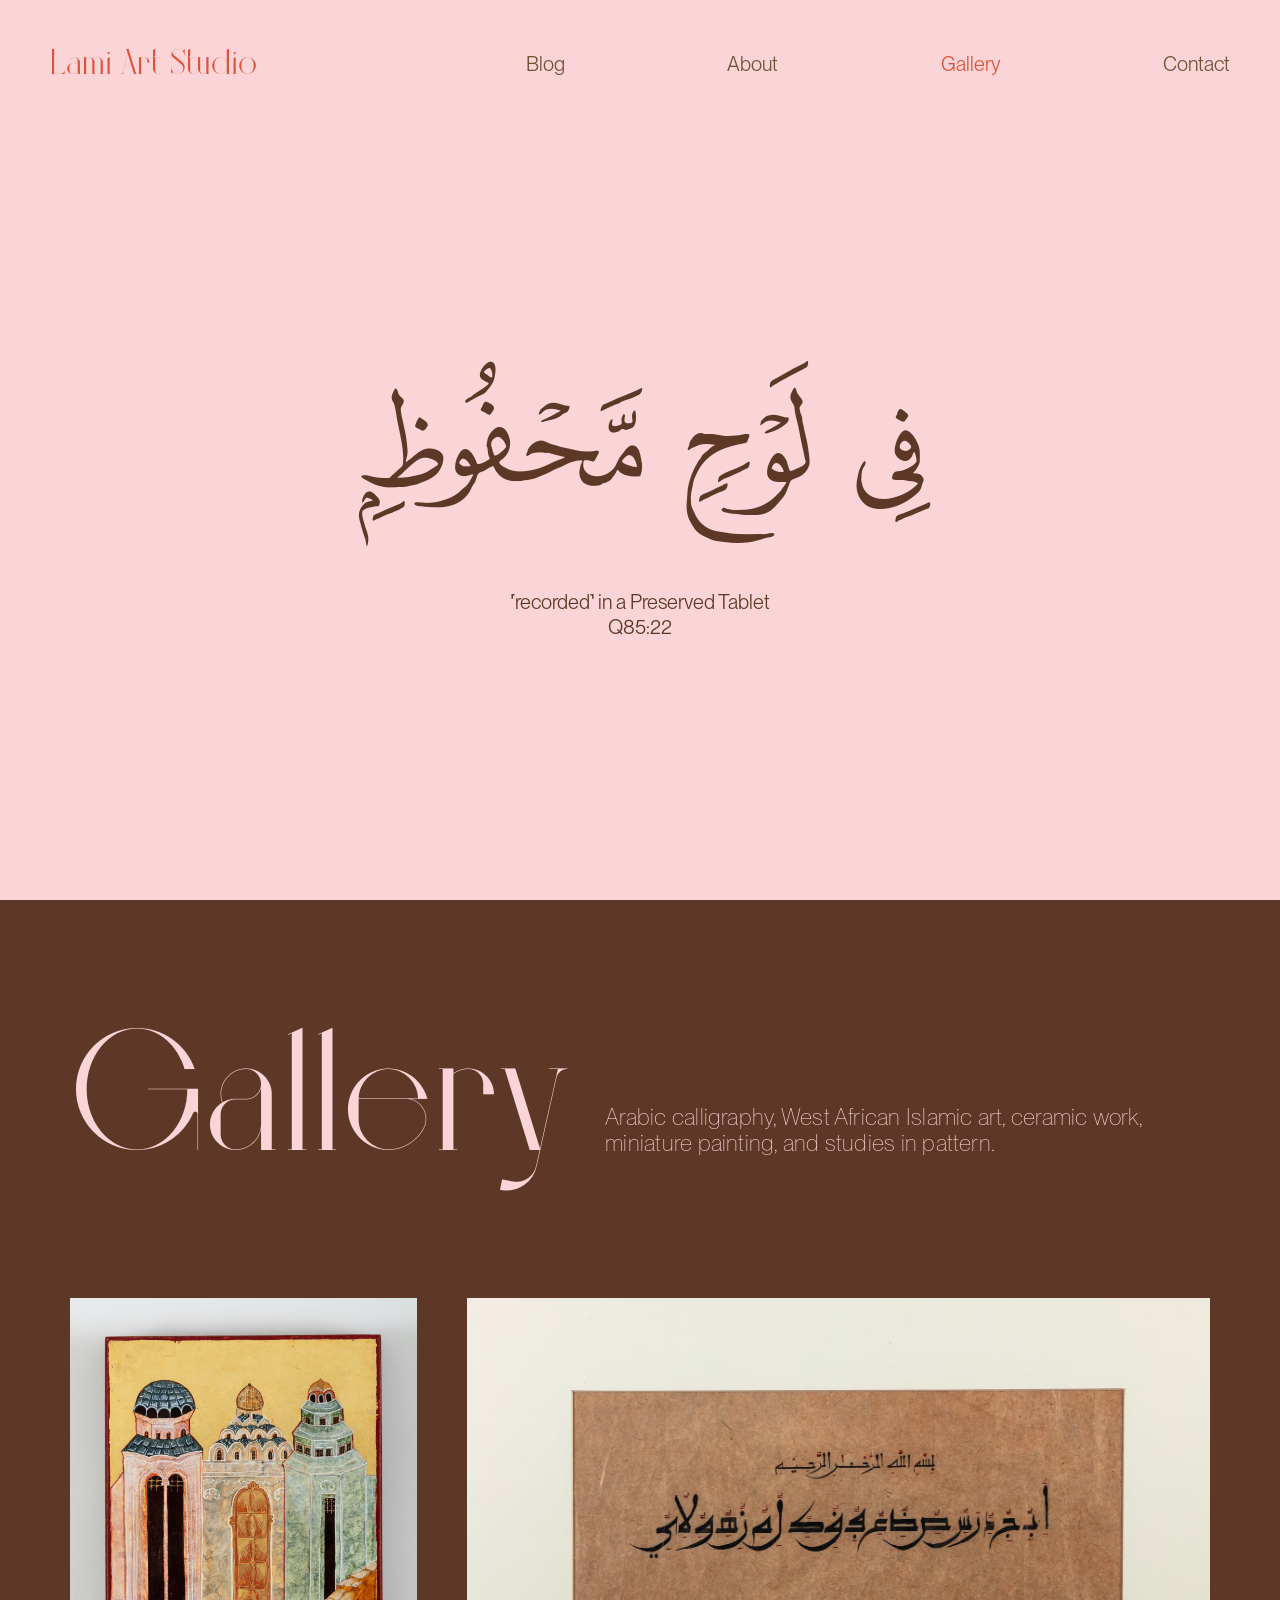
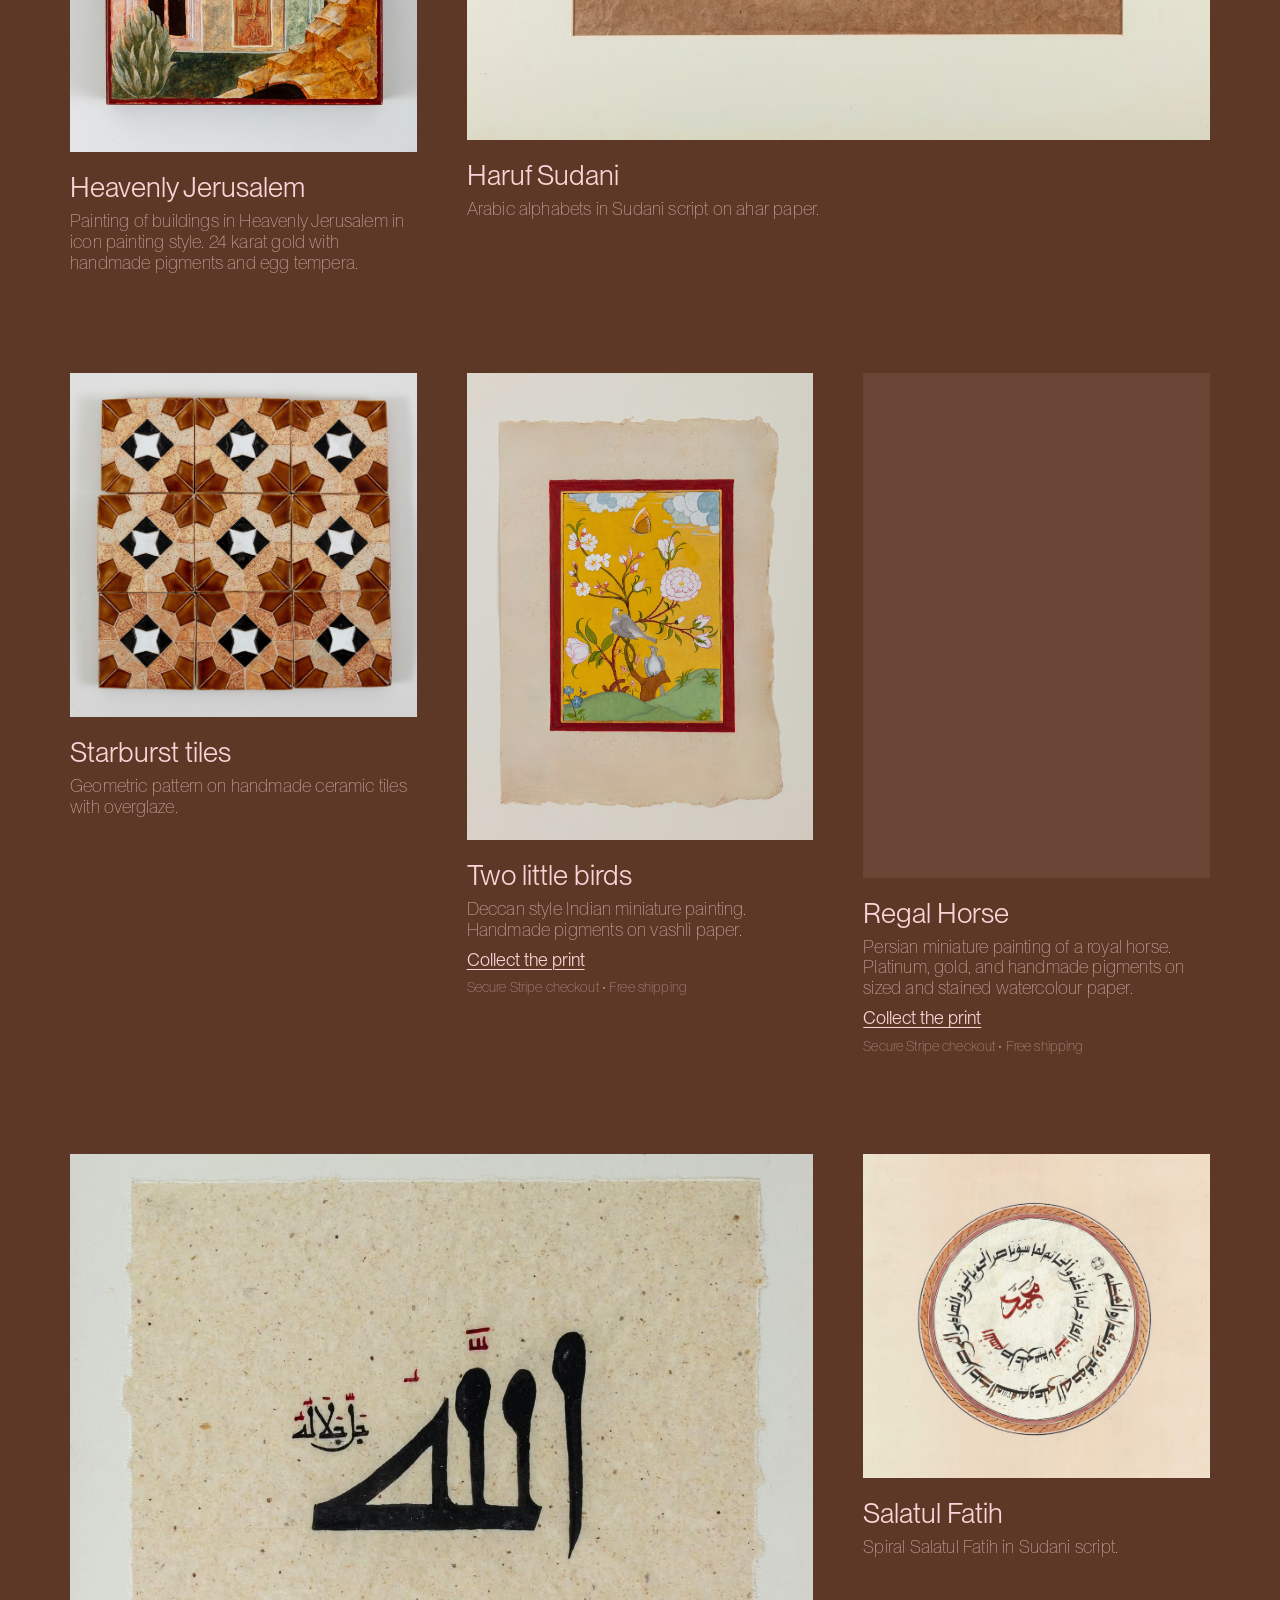
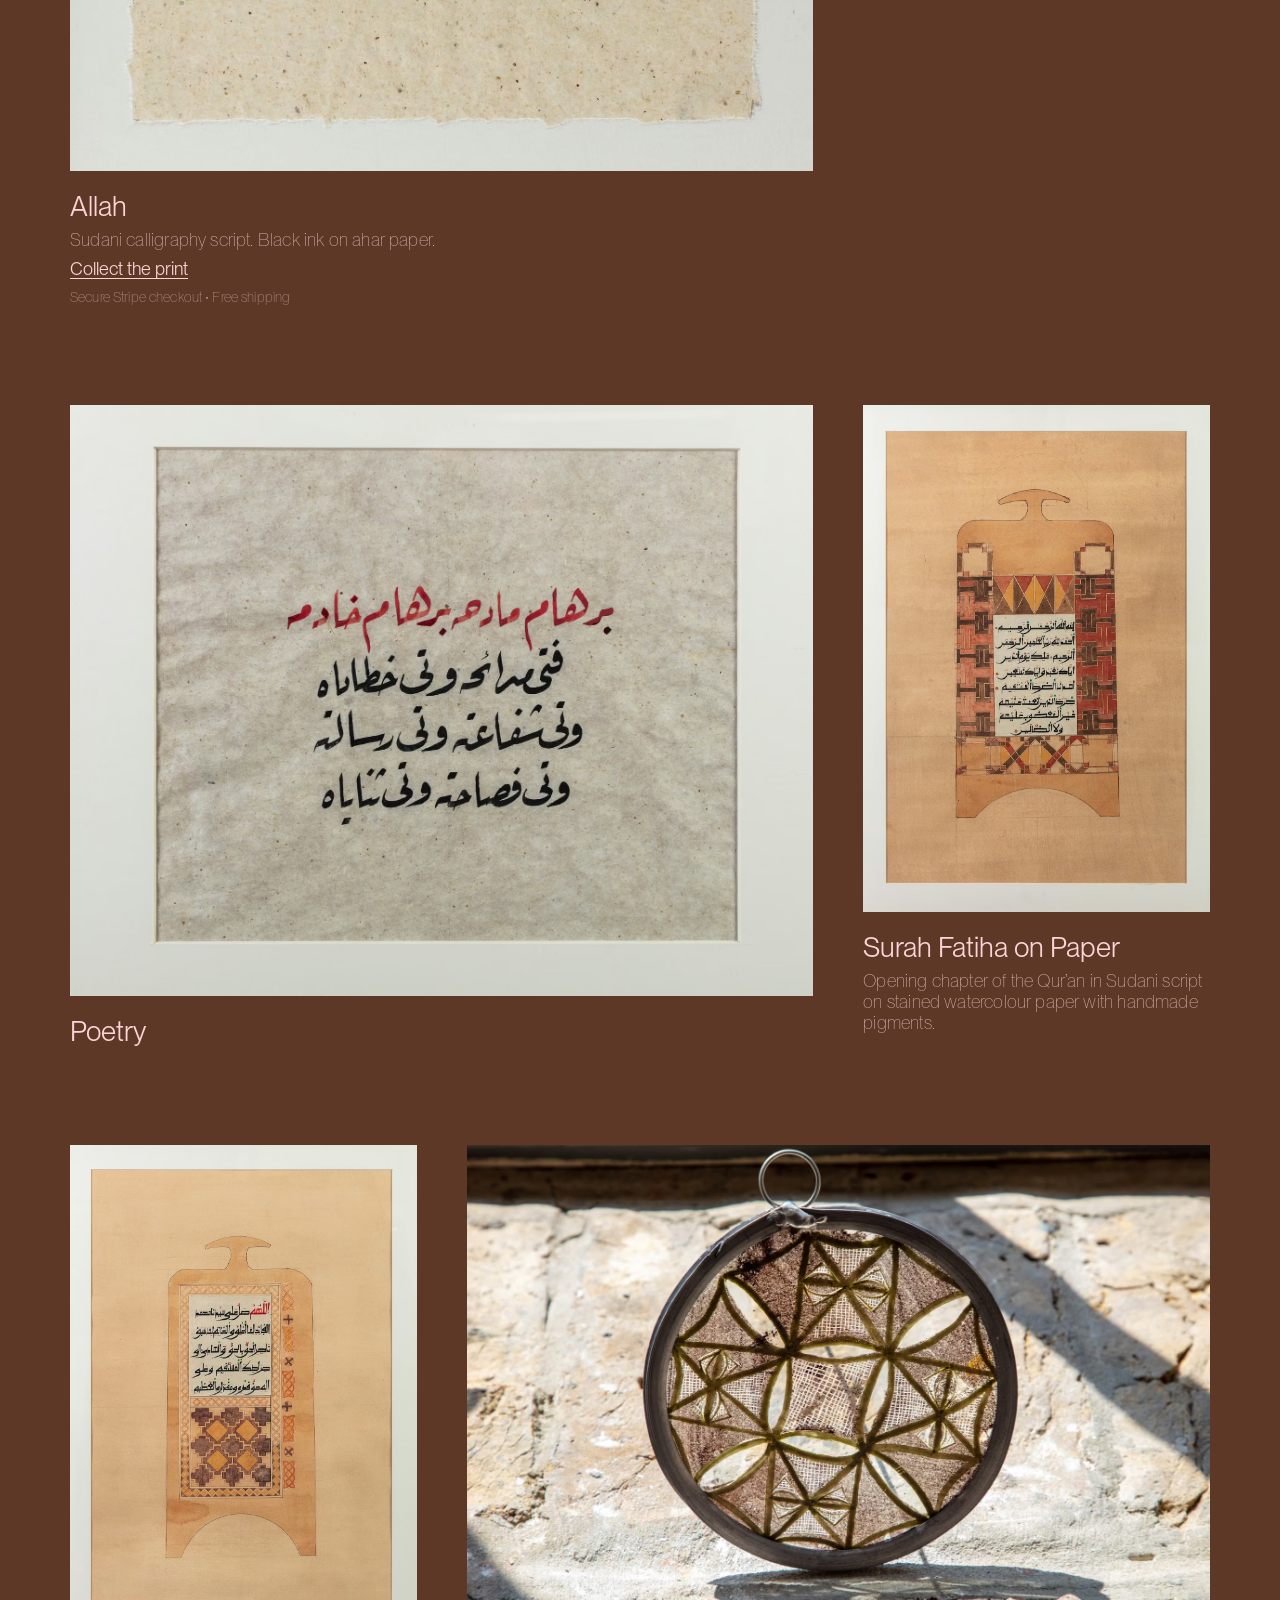
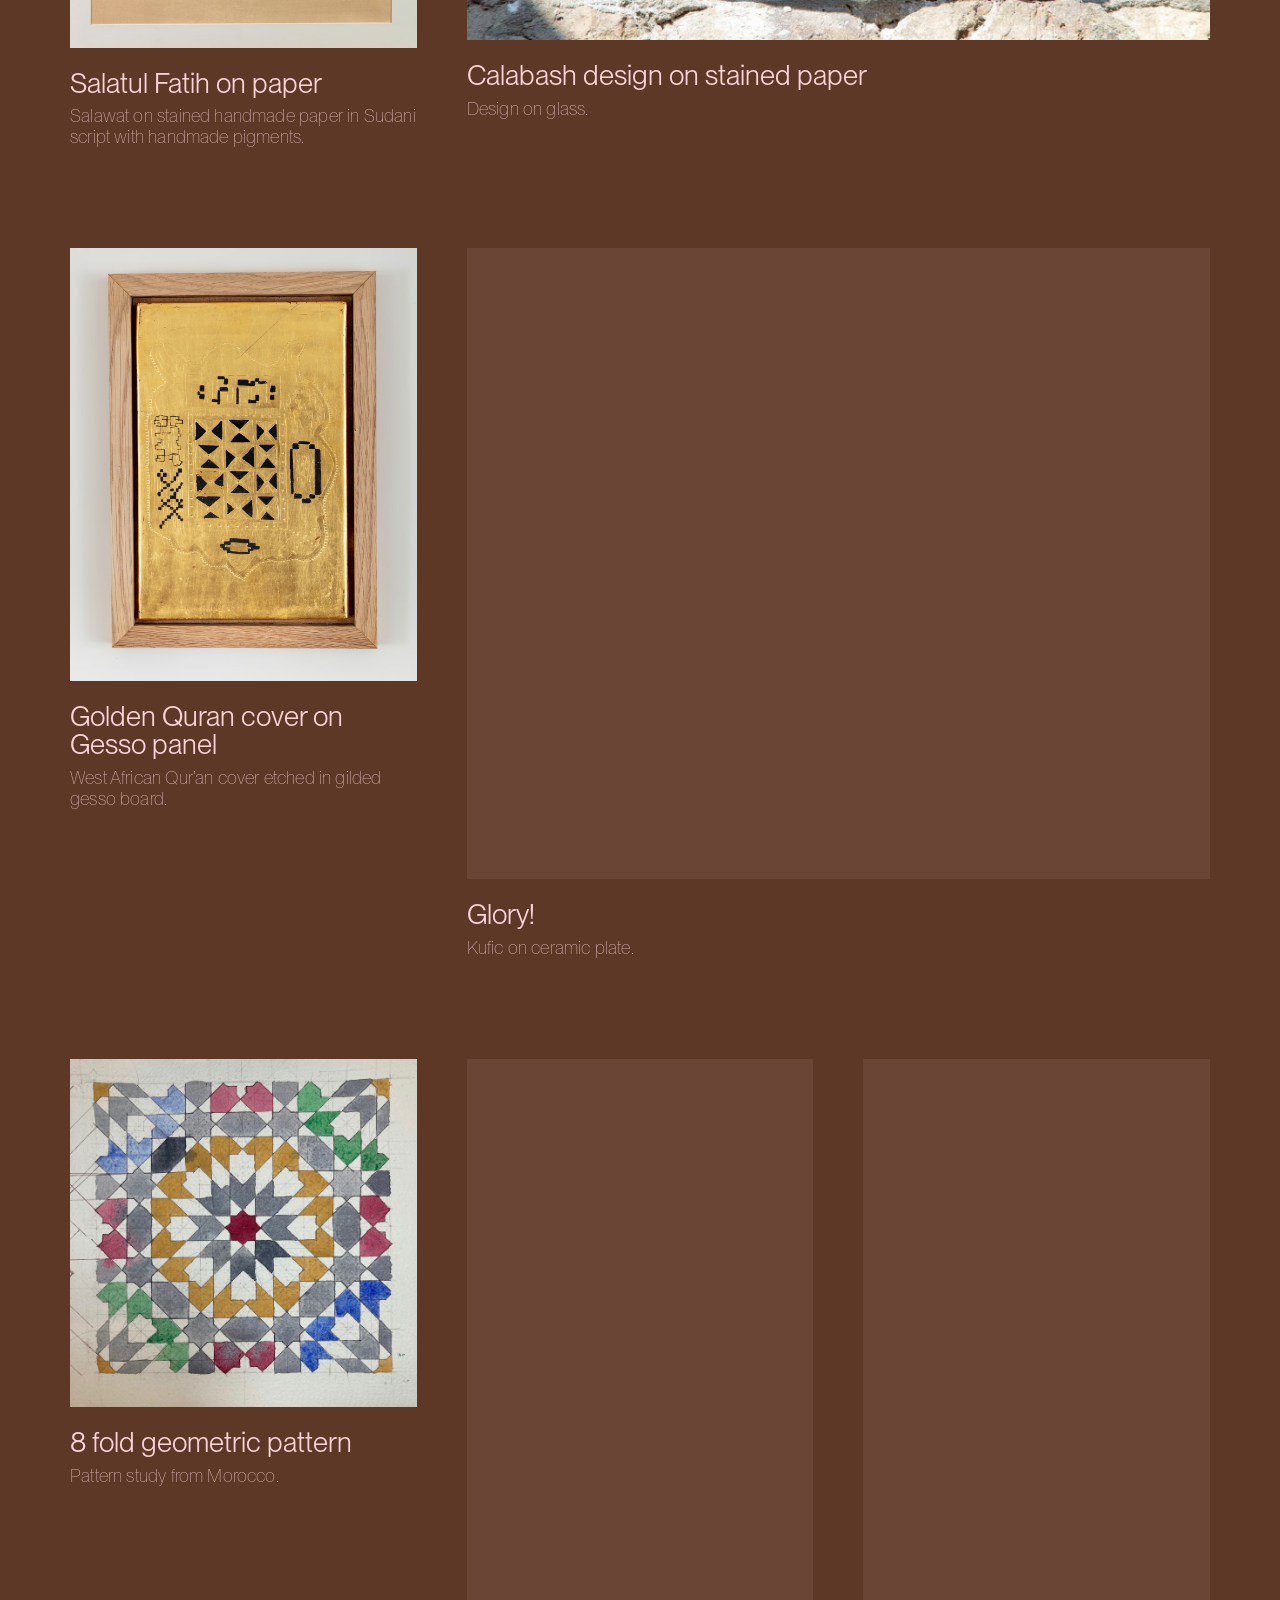
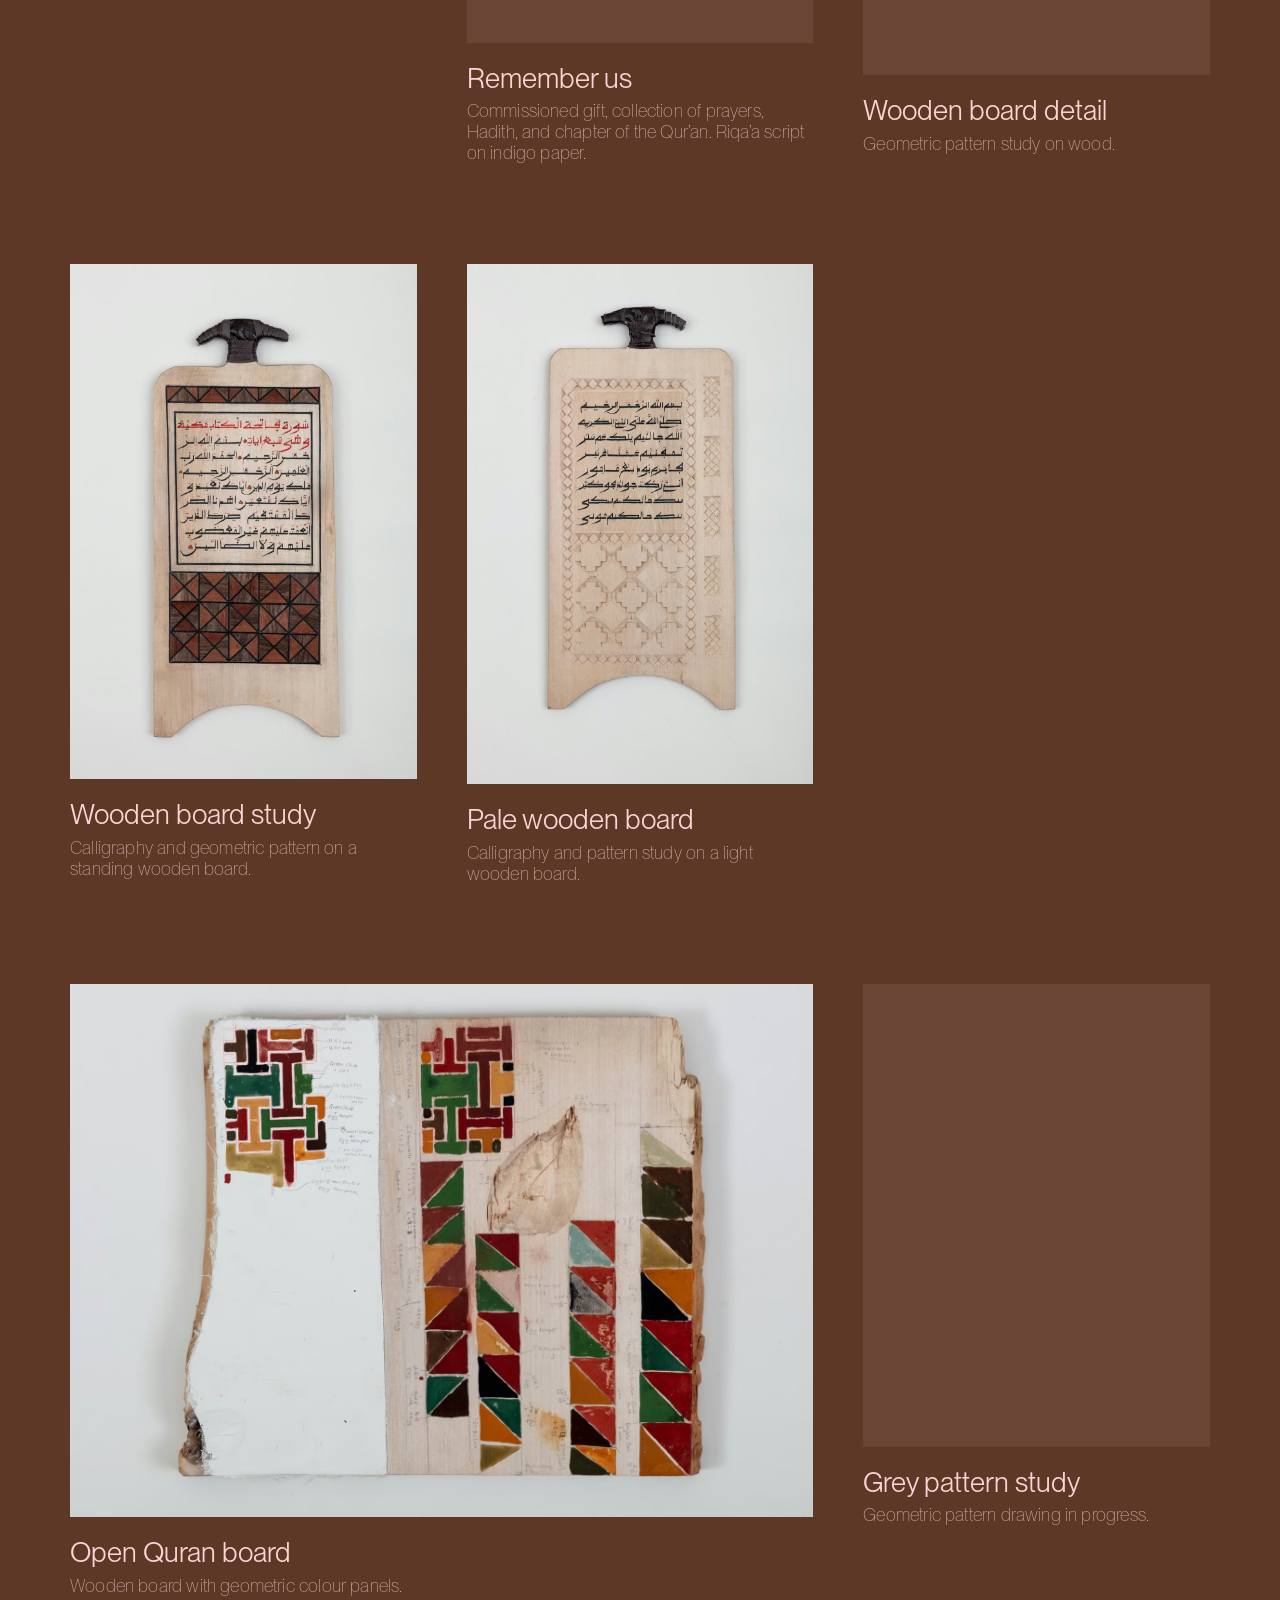
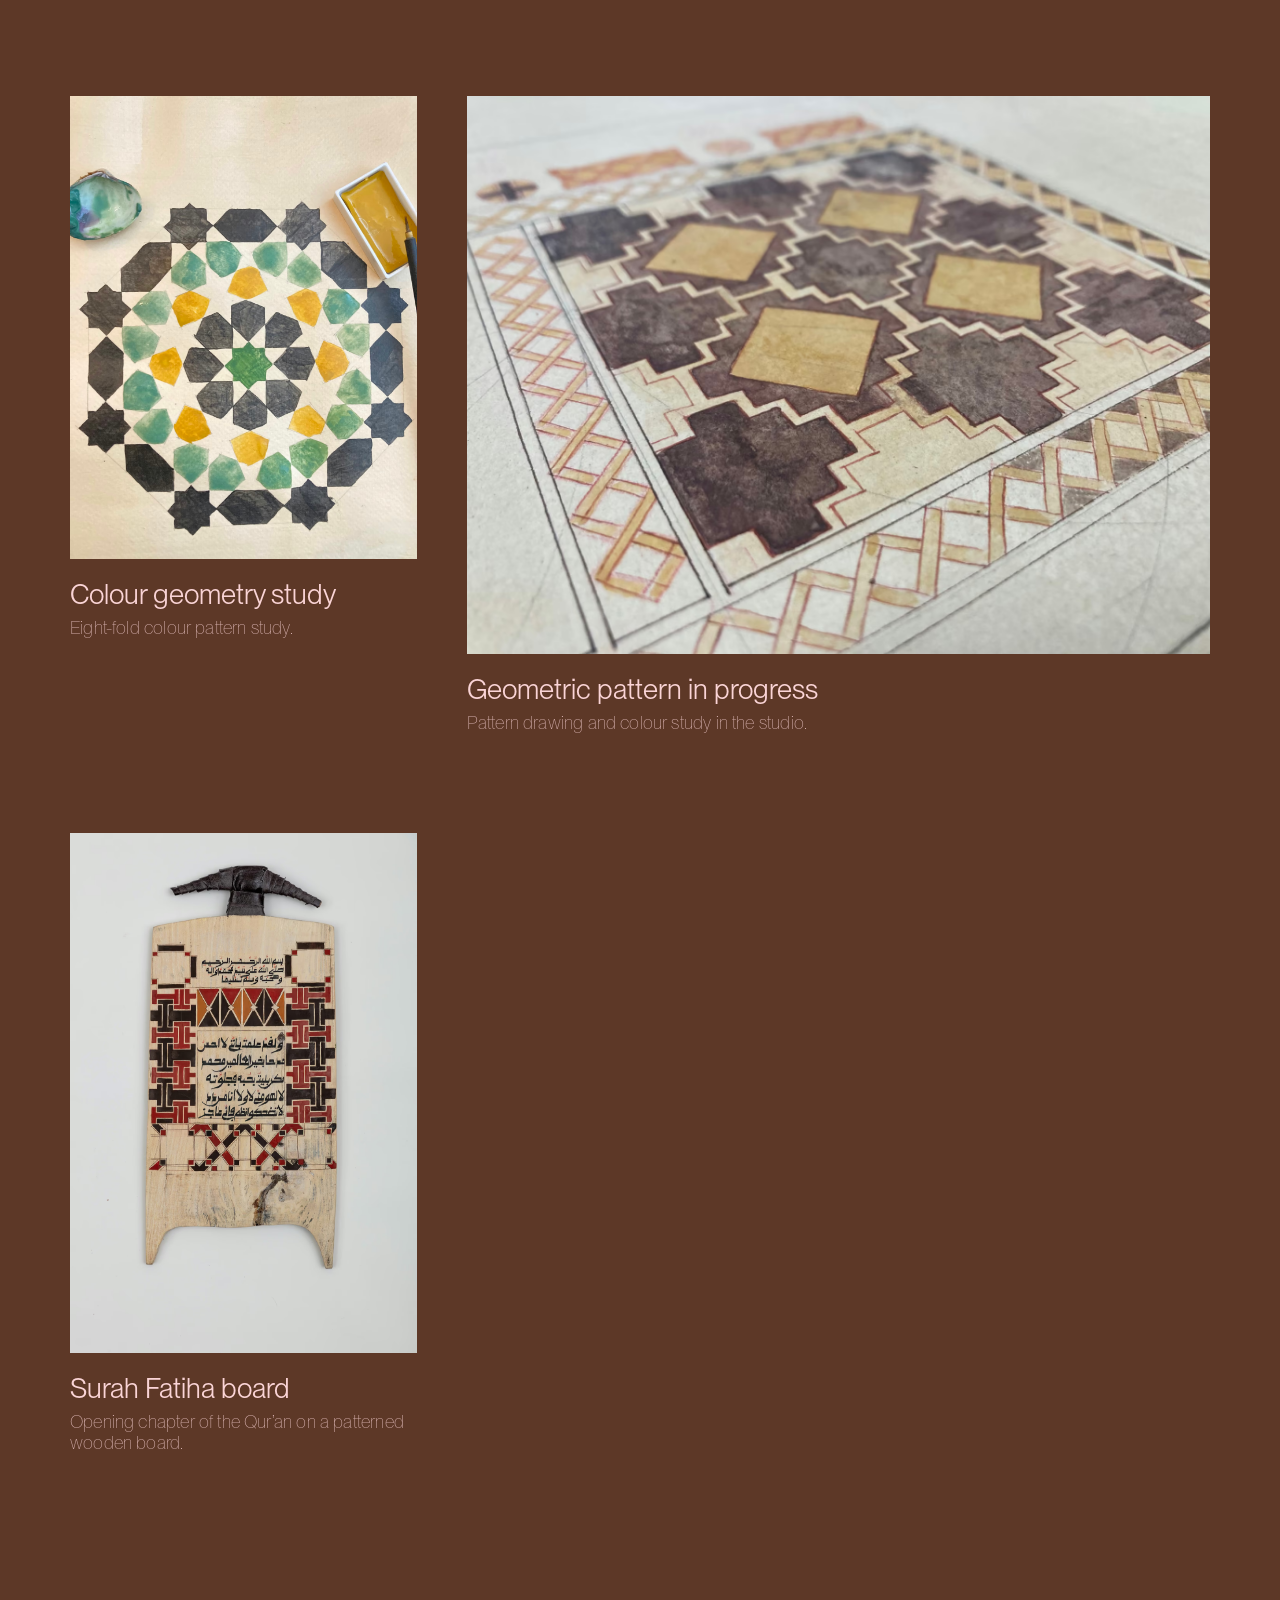
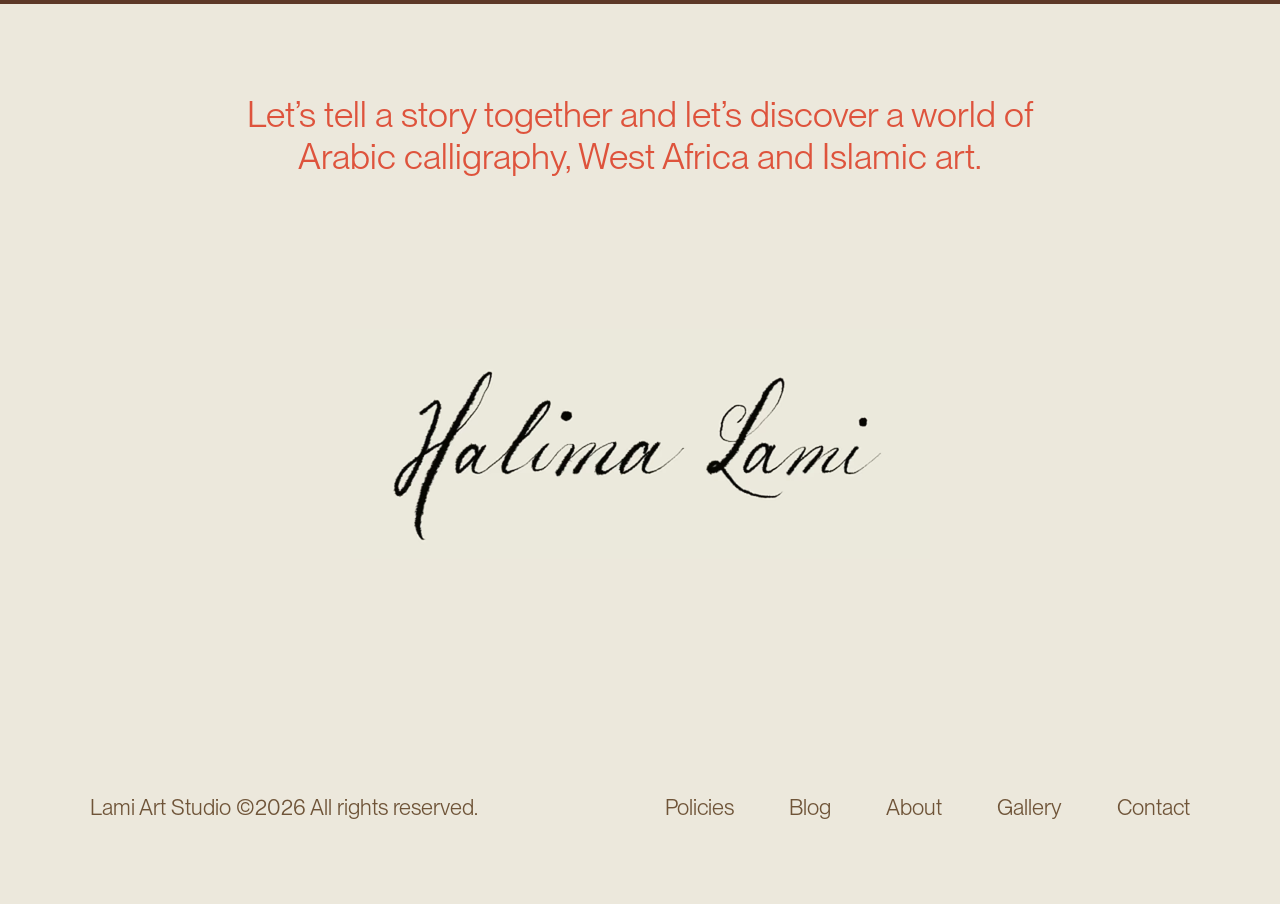
<file: gallery/index.html>
<!doctype html>
<html lang="en">
  <head>
    <base href="../">
    <meta charset="utf-8">
    <meta name="viewport" content="width=device-width, initial-scale=1">
    <title>Gallery | Lami Art Studio</title>
    <meta name="description" content="Explore original artwork, Arabic calligraphy, West African Islamic art, ceramic work, paintings, and pattern studies by Lami Art Studio.">
    <meta name="robots" content="index, follow">
    <meta name="theme-color" content="#fad4d6">
    <meta name="apple-mobile-web-app-title" content="Lami Art Studio">
    <link rel="icon" href="assets/icons/favicon-32x32.png" type="image/png" sizes="32x32">
    <link rel="apple-touch-icon" href="assets/icons/apple-touch-icon.png">
    <link rel="canonical" href="https://lamiartstudio.com/gallery/">
    <meta property="og:site_name" content="Lami Art Studio">
    <meta property="og:type" content="website">
    <meta property="og:title" content="Gallery | Lami Art Studio">
    <meta property="og:description" content="Explore original artwork, Arabic calligraphy, West African Islamic art, ceramic work, paintings, and pattern studies by Lami Art Studio.">
    <meta property="og:url" content="https://lamiartstudio.com/gallery/">
    <meta property="og:image" content="https://lamiartstudio.com/assets/seo/og-image.avif">
    <meta property="og:image:width" content="1200">
    <meta property="og:image:height" content="630">
    <meta name="twitter:card" content="summary_large_image">
    <meta name="twitter:title" content="Gallery | Lami Art Studio">
    <meta name="twitter:description" content="Explore original artwork, Arabic calligraphy, West African Islamic art, ceramic work, paintings, and pattern studies by Lami Art Studio.">
    <meta name="twitter:image" content="https://lamiartstudio.com/assets/seo/og-image.avif">
    <script type="application/ld+json">
      {
      "@context": "https://schema.org",
      "@type": "WebPage",
      "name": "Gallery | Lami Art Studio",
      "url": "https://lamiartstudio.com/gallery/",
      "image": "https://lamiartstudio.com/assets/seo/og-image.avif",
      "isPartOf": {
            "@type": "WebSite",
            "name": "Lami Art Studio",
            "url": "https://lamiartstudio.com/"
      },
      "description": "Explore original artwork, Arabic calligraphy, West African Islamic art, ceramic work, paintings, and pattern studies by Lami Art Studio."
}
    </script>
    <link rel="preload" href="assets/fonts/Bigilla.otf" as="font" type="font/otf" crossorigin>
    <link rel="preload" href="assets/fonts/PPNeueMontreal-Book.otf" as="font" type="font/otf" crossorigin>
    <link rel="preload" href="assets/fonts/quran/p590.woff2" as="font" type="font/woff2" crossorigin>
    <link rel="stylesheet" href="styles.css?v=launch-20260627">
  </head>
  <body class="gallery-page inner-page">
    <header class="site-header">
      <div class="site-header-inner">
        <a class="site-logo" href="./">Lami Art Studio</a>
        <button class="menu-toggle" type="button" aria-expanded="false" aria-controls="mobile-menu" aria-label="Open menu">
          <span></span>
          <span></span>
          <span></span>
        </button>
        <nav class="site-nav" aria-label="Primary navigation">
          <a href="https://halimalami.substack.com/" target="_blank" rel="noopener noreferrer">Blog</a>
          <a href="about/">About</a>
          <a class="is-active" href="gallery/">Gallery</a>
          <a href="contact/">Contact</a>
        </nav>
      </div>
    </header>
    <div class="mobile-menu" id="mobile-menu" aria-hidden="true">
      <div class="mobile-menu-header">
        <a class="site-logo" href="./">Lami Art Studio</a>
        <button class="menu-toggle mobile-menu-close" type="button" aria-expanded="true" aria-controls="mobile-menu" aria-label="Close menu">
          <span></span>
          <span></span>
          <span></span>
        </button>
      </div>
      <nav class="mobile-menu-nav" aria-label="Mobile navigation">
        <a href="https://halimalami.substack.com/" target="_blank" rel="noopener noreferrer">Blog</a>
        <a href="about/">About</a>
        <a class="is-active" href="gallery/">Gallery</a>
      </nav>
      <a class="mobile-menu-contact" href="contact/">
        <span>Write an<br>email to me</span>
        <strong>Stay connected</strong>
      </a>
    </div>

    <main>
      <section class="gallery-quote section-frame" aria-labelledby="gallery-quote">
        <div class="gallery-quote-inner design-inner">
          <p id="gallery-quote" lang="ar" dir="rtl">ﳌ ﳍ ﳎ</p>
          <span class="gallery-quote-translation">
            <span>˹recorded˺ in a Preserved Tablet</span>
            <span>Q85:22</span>
          </span>
        </div>
      </section>

      <section class="gallery-catalog section-frame" aria-labelledby="gallery-title">
        <div class="gallery-catalog-inner">
          <div class="gallery-heading">
            <h1 id="gallery-title">Gallery</h1>
            <p>Arabic calligraphy, West African Islamic art, ceramic work, miniature painting, and studies in pattern.</p>
          </div>

          <div class="artwork-grid">
            <figure class="artwork-card">
              <img src="assets/gallery/avif/heavenly-jerusalem.avif" sizes="(max-width: 700px) 100vw, 31vw" alt="Painting of buildings in heavenly Jerusalem in icon painting style" loading="lazy" decoding="async">
              <figcaption>
                <strong>Heavenly Jerusalem</strong>
                <span>Painting of buildings in Heavenly Jerusalem in icon painting style. 24 karat gold with handmade pigments and egg tempera.</span>
              </figcaption>
            </figure>

            <figure class="artwork-card artwork-card-wide">
              <img src="assets/gallery/avif/haruf-sudani.avif" sizes="(max-width: 700px) 100vw, 42vw" alt="Arabic alphabets in Sudani script on ahar paper" loading="lazy" decoding="async">
              <figcaption>
                <strong>Haruf Sudani</strong>
                <span>Arabic alphabets in Sudani script on ahar paper.</span>
              </figcaption>
            </figure>

            <figure class="artwork-card">
              <img src="assets/gallery/avif/starburst-tiles.avif" sizes="(max-width: 700px) 100vw, 31vw" alt="Geometric pattern on handmade ceramic tiles" loading="lazy" decoding="async">
              <figcaption>
                <strong>Starburst tiles</strong>
                <span>Geometric pattern on handmade ceramic tiles with overglaze.</span>
              </figcaption>
            </figure>

            <figure class="artwork-card">
              <img class="protected-print-image" src="assets/gallery/avif/two-little-birds.avif" sizes="(max-width: 700px) 100vw, 31vw" alt="Deccan style Indian miniature painting with two birds" loading="lazy" decoding="async" draggable="false">
              <figcaption>
                <strong>Two little birds</strong>
                <span>Deccan style Indian miniature painting. Handmade pigments on vashli paper.</span>
                <a class="artwork-buy-link" href="https://buy.stripe.com/aFafZj3J46Ez5m171n0RG02" target="_blank" rel="noopener noreferrer">Collect the print</a>
                <small class="artwork-buy-note">Secure Stripe checkout &bull; Free shipping</small>
              </figcaption>
            </figure>

            <figure class="artwork-card">
              <img class="protected-print-image" src="assets/gallery/avif/regal-horse.avif" sizes="(max-width: 700px) 100vw, 31vw" alt="Persian miniature painting of a royal horse" loading="lazy" decoding="async" draggable="false">
              <figcaption>
                <strong>Regal Horse</strong>
                <span>Persian miniature painting of a royal horse. Platinum, gold, and handmade pigments on sized and stained watercolour paper.</span>
                <a class="artwork-buy-link" href="https://buy.stripe.com/14A28t7Zke713dTadz0RG03" target="_blank" rel="noopener noreferrer">Collect the print</a>
                <small class="artwork-buy-note">Secure Stripe checkout &bull; Free shipping</small>
              </figcaption>
            </figure>

            <figure class="artwork-card artwork-card-wide">
              <img class="protected-print-image" src="assets/gallery/avif/allah.avif" sizes="(max-width: 700px) 100vw, 42vw" alt="Allah written in Sudani calligraphy script" loading="lazy" decoding="async" draggable="false">
              <figcaption>
                <strong>Allah</strong>
                <span>Sudani calligraphy script. Black ink on ahar paper.</span>
                <a class="artwork-buy-link" href="https://buy.stripe.com/5kQ28t3J41kf8yd71n0RG01" target="_blank" rel="noopener noreferrer">Collect the print</a>
                <small class="artwork-buy-note">Secure Stripe checkout &bull; Free shipping</small>
              </figcaption>
            </figure>

            <figure class="artwork-card">
              <img src="assets/gallery/avif/salatul-fatih.avif" sizes="(max-width: 700px) 100vw, 31vw" alt="Spiral Salatul Fatih in Sudani script" loading="lazy" decoding="async">
              <figcaption>
                <strong>Salatul Fatih</strong>
                <span>Spiral Salatul Fatih in Sudani script.</span>
              </figcaption>
            </figure>

            <figure class="artwork-card artwork-card-wide">
              <img src="assets/gallery/avif/poetry.avif" sizes="(max-width: 700px) 100vw, 42vw" alt="Arabic poetry written on textured paper" loading="lazy" decoding="async">
              <figcaption>
                <strong>Poetry</strong>
              </figcaption>
            </figure>

            <figure class="artwork-card">
              <img src="assets/gallery/avif/surah-fatiha-on-paper.avif" sizes="(max-width: 700px) 100vw, 31vw" alt="Surah Fatiha on stained watercolour paper" loading="lazy" decoding="async">
              <figcaption>
                <strong>Surah Fatiha on Paper</strong>
                <span>Opening chapter of the Qur&rsquo;an in Sudani script on stained watercolour paper with handmade pigments.</span>
              </figcaption>
            </figure>

            <figure class="artwork-card">
              <img src="assets/gallery/avif/salatul-fatih-on-paper.avif" sizes="(max-width: 700px) 100vw, 31vw" alt="Salatul Fatih on stained handmade paper" loading="lazy" decoding="async">
              <figcaption>
                <strong>Salatul Fatih on paper</strong>
                <span>Salawat on stained handmade paper in Sudani script with handmade pigments.</span>
              </figcaption>
            </figure>

            <figure class="artwork-card artwork-card-wide">
              <img src="assets/gallery/avif/calabash-design-on-stained-paper.avif" sizes="(max-width: 700px) 100vw, 42vw" alt="Calabash-inspired geometric design" loading="lazy" decoding="async">
              <figcaption>
                <strong>Calabash design on stained paper</strong>
                <span>Design on glass.</span>
              </figcaption>
            </figure>

            <figure class="artwork-card">
              <img src="assets/gallery/avif/golden-quran-cover-on-gesso-panel.avif" sizes="(max-width: 700px) 100vw, 31vw" alt="West African Quran cover etched in gilded gesso board" loading="lazy" decoding="async">
              <figcaption>
                <strong>Golden Quran cover on Gesso panel</strong>
                <span>West African Qur&rsquo;an cover etched in gilded gesso board.</span>
              </figcaption>
            </figure>

            <figure class="artwork-card artwork-card-wide">
              <img src="assets/gallery/avif/glory.avif" sizes="(max-width: 700px) 100vw, 42vw" alt="Kufic calligraphy on a ceramic plate" loading="lazy" decoding="async">
              <figcaption>
                <strong>Glory!</strong>
                <span>Kufic on ceramic plate.</span>
              </figcaption>
            </figure>

            <figure class="artwork-card">
              <img src="assets/gallery/avif/eight-fold-geometric-pattern.avif" sizes="(max-width: 700px) 100vw, 31vw" alt="Eight-fold geometric pattern study from Morocco" loading="lazy" decoding="async">
              <figcaption>
                <strong>8 fold geometric pattern</strong>
                <span>Pattern study from Morocco.</span>
              </figcaption>
            </figure>

            <figure class="artwork-card">
              <img src="assets/gallery/avif/remember-us.avif" sizes="(max-width: 700px) 100vw, 31vw" alt="Remember us calligraphy composition on indigo paper" loading="lazy" decoding="async">
              <figcaption>
                <strong>Remember us</strong>
                <span>Commissioned gift, collection of prayers, Hadith, and chapter of the Qur&rsquo;an. Riqa&rsquo;a script on indigo paper.</span>
              </figcaption>
            </figure>

            <figure class="artwork-card">
              <img src="assets/gallery/avif/board-detail-study.avif" sizes="(max-width: 700px) 100vw, 31vw" alt="Close detail of a geometric wooden board pattern" loading="lazy" decoding="async">
              <figcaption>
                <strong>Wooden board detail</strong>
                <span>Geometric pattern study on wood.</span>
              </figcaption>
            </figure>

            <figure class="artwork-card">
              <img src="assets/gallery/avif/standing-wooden-board.avif" sizes="(max-width: 700px) 100vw, 31vw" alt="Wooden board with Arabic calligraphy and red geometric pattern" loading="lazy" decoding="async">
              <figcaption>
                <strong>Wooden board study</strong>
                <span>Calligraphy and geometric pattern on a standing wooden board.</span>
              </figcaption>
            </figure>

            <figure class="artwork-card">
              <img src="assets/gallery/avif/pale-wooden-board.avif" sizes="(max-width: 700px) 100vw, 31vw" alt="Pale wooden board with calligraphy and delicate pattern work" loading="lazy" decoding="async">
              <figcaption>
                <strong>Pale wooden board</strong>
                <span>Calligraphy and pattern study on a light wooden board.</span>
              </figcaption>
            </figure>

            <figure class="artwork-card artwork-card-wide">
              <img src="assets/gallery/avif/open-quran-board.avif" sizes="(max-width: 700px) 100vw, 42vw" alt="Open wooden board with geometric colour panels" loading="lazy" decoding="async">
              <figcaption>
                <strong>Open Quran board</strong>
                <span>Wooden board with geometric colour panels.</span>
              </figcaption>
            </figure>

            <figure class="artwork-card">
              <img src="assets/gallery/avif/grey-pattern-study.avif" sizes="(max-width: 700px) 100vw, 31vw" alt="Grey surface with a geometric pattern drawing in progress" loading="lazy" decoding="async">
              <figcaption>
                <strong>Grey pattern study</strong>
                <span>Geometric pattern drawing in progress.</span>
              </figcaption>
            </figure>

            <figure class="artwork-card">
              <img src="assets/gallery/avif/colour-geometry-study.avif" sizes="(max-width: 700px) 100vw, 31vw" alt="Colour geometric study on paper" loading="lazy" decoding="async">
              <figcaption>
                <strong>Colour geometry study</strong>
                <span>Eight-fold colour pattern study.</span>
              </figcaption>
            </figure>

            <figure class="artwork-card artwork-card-wide">
              <img src="assets/gallery/avif/geometric-pattern-in-progress.avif" sizes="(max-width: 700px) 100vw, 42vw" alt="Geometric pattern work in progress on a tabletop" loading="lazy" decoding="async">
              <figcaption>
                <strong>Geometric pattern in progress</strong>
                <span>Pattern drawing and colour study in the studio.</span>
              </figcaption>
            </figure>

            <figure class="artwork-card">
              <img src="assets/gallery/avif/surah-fatiha-board.avif" sizes="(max-width: 700px) 100vw, 31vw" alt="Wooden board with Surah Fatiha calligraphy and red pattern border" loading="lazy" decoding="async">
              <figcaption>
                <strong>Surah Fatiha board</strong>
                <span>Opening chapter of the Qur&rsquo;an on a patterned wooden board.</span>
              </figcaption>
            </figure>
          </div>
        </div>
      </section>

      <footer id="contact" class="footer section-frame">
        <div class="footer-inner design-inner">
          <p class="contact-line">
            Let&rsquo;s tell a story together and let&rsquo;s discover a world of<br>
            Arabic calligraphy, West Africa and Islamic art.
          </p>
          <img
            class="signature"
            src="assets/coded/signature.avif"
            sizes="(max-width: 700px) 72vw, 45.3vw"
            alt="Halima Lami signature" loading="lazy" decoding="async">
          <nav class="footer-nav" aria-label="Footer navigation">
            <span class="footer-copy">Lami Art Studio &copy;<span class="current-year">2026</span> All rights reserved.</span>
            <a class="footer-policies" href="studio-policies/">Policies</a>
            <a href="https://halimalami.substack.com/" target="_blank" rel="noopener noreferrer">Blog</a>
            <a href="about/">About</a>
            <a href="gallery/">Gallery</a>
            <a href="contact/">Contact</a>
          </nav>
        </div>
      </footer>
    </main>
    <script>
      const menu = document.querySelector(".mobile-menu");
      const toggles = document.querySelectorAll(".menu-toggle");

      toggles.forEach((toggle) => {
        toggle.addEventListener("click", () => {
          const open = !document.body.classList.contains("menu-open");
          document.body.classList.toggle("menu-open", open);
          menu.setAttribute("aria-hidden", String(!open));
          toggles.forEach((button) => button.setAttribute("aria-expanded", String(open)));
        });
      });
    </script>
    <script src="script.js?v=launch-20260627"></script>
  </body>
</html>
</file>
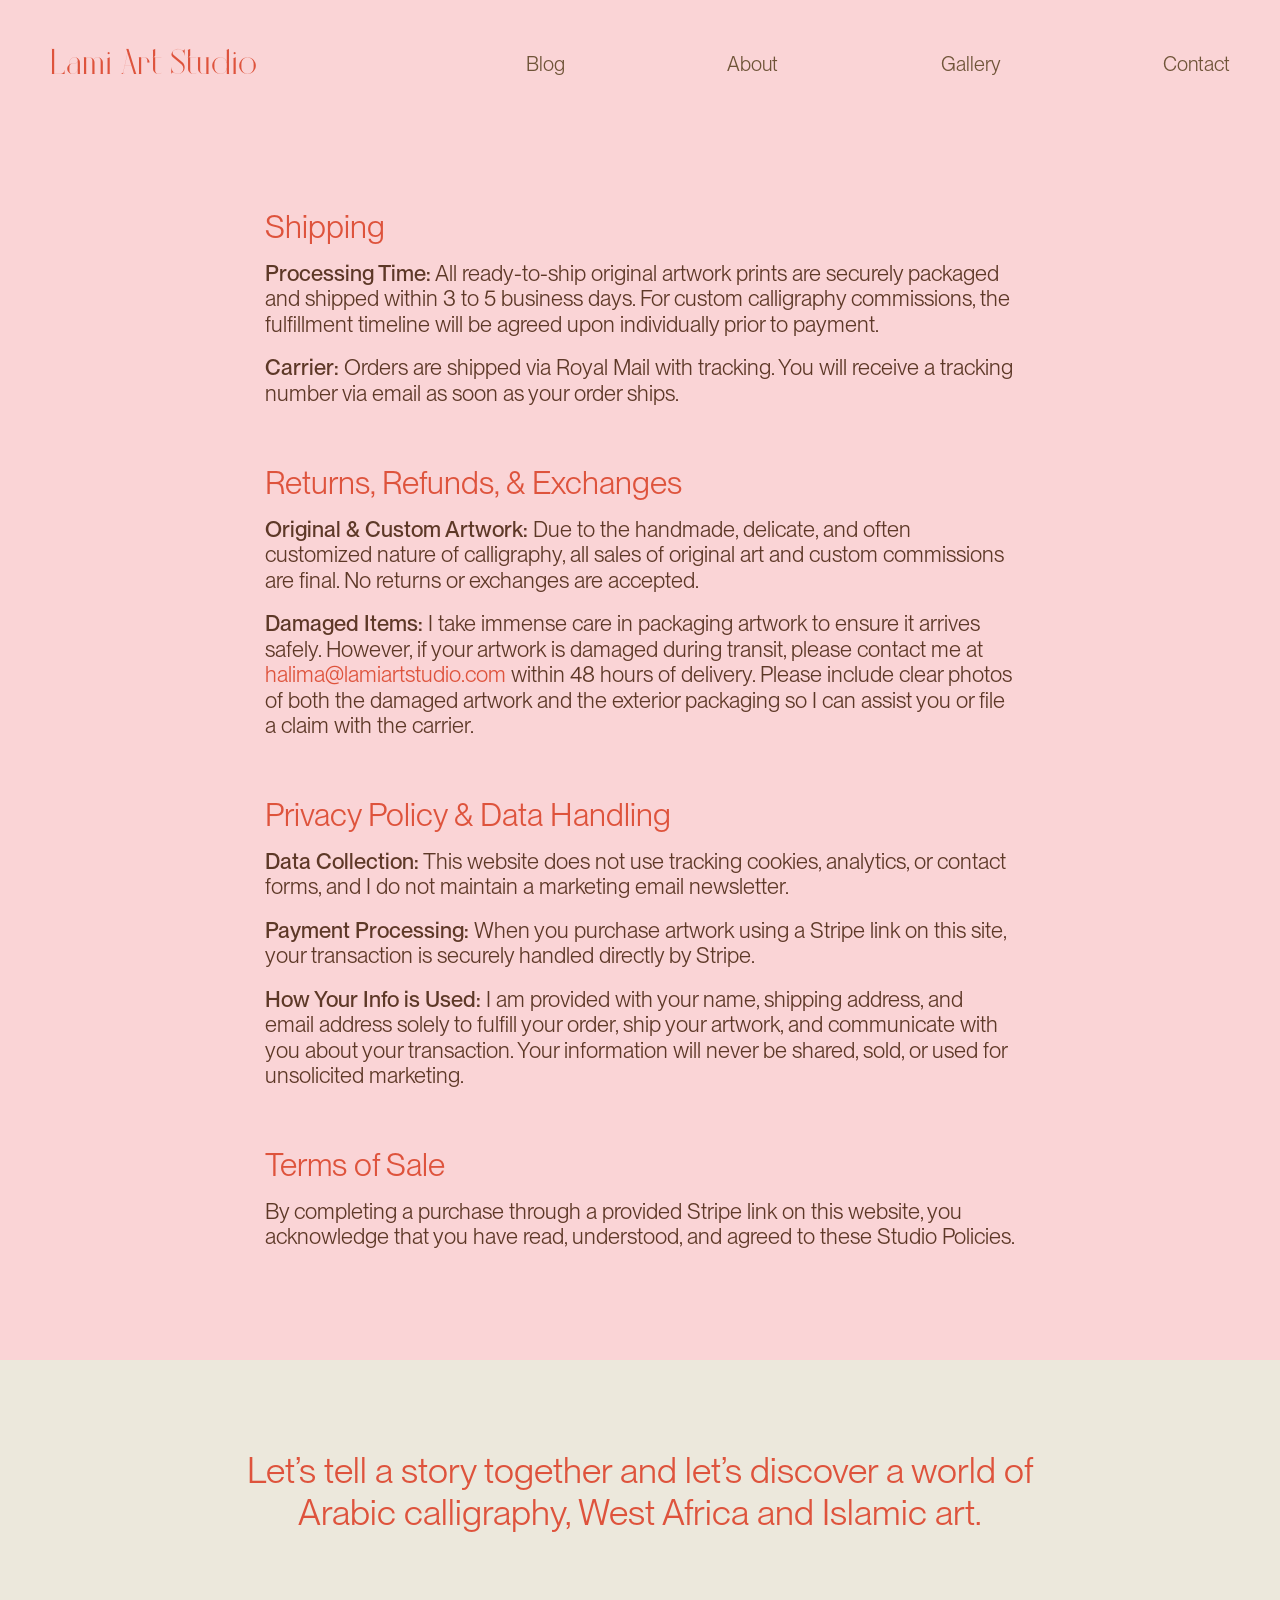
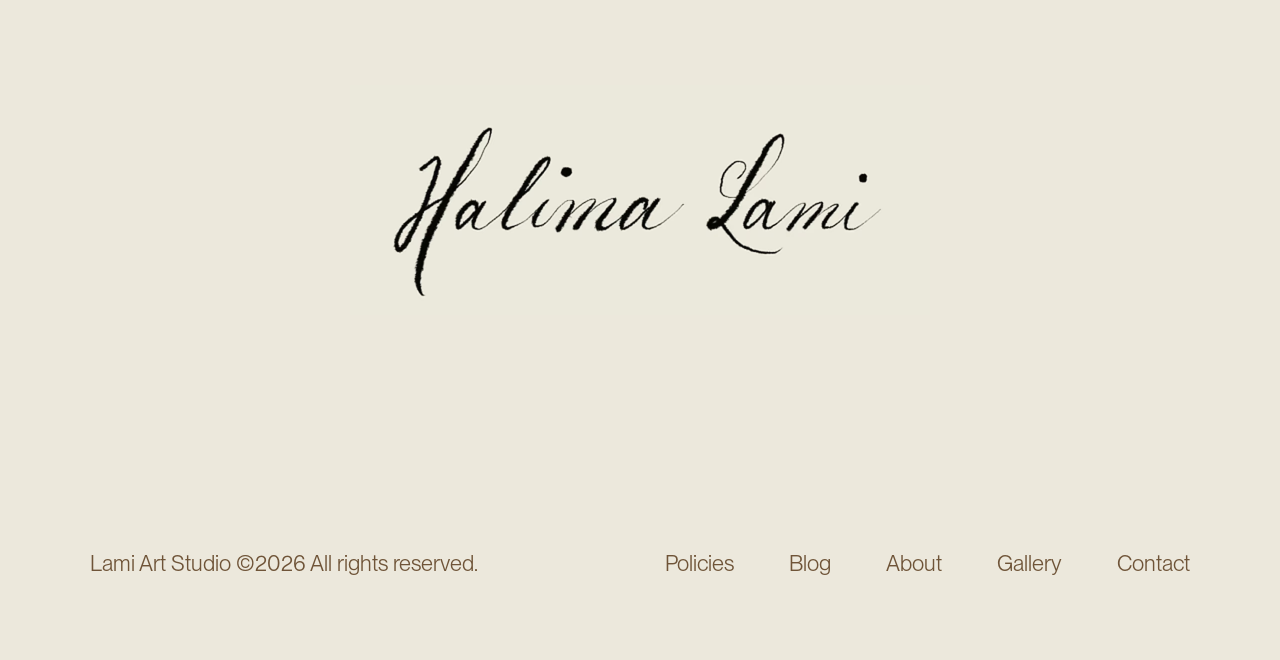
<file: studio-policies/index.html>
<!doctype html>
<html lang="en">
  <head>
    <base href="../">
    <meta charset="utf-8">
    <meta name="viewport" content="width=device-width, initial-scale=1">
    <title>Studio Policies | Lami Art Studio</title>
    <meta name="description" content="Read Lami Art Studio policies for shipping, returns, damaged items, privacy, payment processing, and terms of sale.">
    <meta name="robots" content="index, follow">
    <meta name="theme-color" content="#fad4d6">
    <meta name="apple-mobile-web-app-title" content="Lami Art Studio">
    <link rel="icon" href="assets/icons/favicon-32x32.png" type="image/png" sizes="32x32">
    <link rel="apple-touch-icon" href="assets/icons/apple-touch-icon.png">
    <link rel="canonical" href="https://lamiartstudio.com/studio-policies/">
    <meta property="og:site_name" content="Lami Art Studio">
    <meta property="og:type" content="website">
    <meta property="og:title" content="Studio Policies | Lami Art Studio">
    <meta property="og:description" content="Read Lami Art Studio policies for shipping, returns, damaged items, privacy, payment processing, and terms of sale.">
    <meta property="og:url" content="https://lamiartstudio.com/studio-policies/">
    <meta property="og:image" content="https://lamiartstudio.com/assets/seo/og-image.avif">
    <meta property="og:image:width" content="1200">
    <meta property="og:image:height" content="630">
    <meta name="twitter:card" content="summary_large_image">
    <meta name="twitter:title" content="Studio Policies | Lami Art Studio">
    <meta name="twitter:description" content="Read Lami Art Studio policies for shipping, returns, damaged items, privacy, payment processing, and terms of sale.">
    <meta name="twitter:image" content="https://lamiartstudio.com/assets/seo/og-image.avif">
    <script type="application/ld+json">
      {
      "@context": "https://schema.org",
      "@type": "WebPage",
      "name": "Studio Policies | Lami Art Studio",
      "url": "https://lamiartstudio.com/studio-policies/",
      "image": "https://lamiartstudio.com/assets/seo/og-image.avif",
      "isPartOf": {
            "@type": "WebSite",
            "name": "Lami Art Studio",
            "url": "https://lamiartstudio.com/"
      },
      "description": "Read Lami Art Studio policies for shipping, returns, damaged items, privacy, payment processing, and terms of sale."
}
    </script>
    <link rel="preload" href="assets/fonts/Bigilla.otf" as="font" type="font/otf" crossorigin>
    <link rel="preload" href="assets/fonts/PPNeueMontreal-Book.otf" as="font" type="font/otf" crossorigin>
    <link rel="stylesheet" href="styles.css?v=launch-20260627">
  </head>
  <body class="inner-page policies-page">
    <header class="site-header">
      <div class="site-header-inner">
        <a class="site-logo" href="./">Lami Art Studio</a>
        <button class="menu-toggle" type="button" aria-expanded="false" aria-controls="mobile-menu" aria-label="Open menu">
          <span></span>
          <span></span>
          <span></span>
        </button>
        <nav class="site-nav" aria-label="Primary navigation">
          <a href="https://halimalami.substack.com/" target="_blank" rel="noopener noreferrer">Blog</a>
          <a href="about/">About</a>
          <a href="gallery/">Gallery</a>
          <a href="contact/">Contact</a>
        </nav>
      </div>
    </header>
    <div class="mobile-menu" id="mobile-menu" aria-hidden="true">
      <div class="mobile-menu-header">
        <a class="site-logo" href="./">Lami Art Studio</a>
        <button class="menu-toggle mobile-menu-close" type="button" aria-expanded="true" aria-controls="mobile-menu" aria-label="Close menu">
          <span></span>
          <span></span>
          <span></span>
        </button>
      </div>
      <nav class="mobile-menu-nav" aria-label="Mobile navigation">
        <a href="https://halimalami.substack.com/" target="_blank" rel="noopener noreferrer">Blog</a>
        <a href="about/">About</a>
        <a href="gallery/">Gallery</a>
      </nav>
      <a class="mobile-menu-contact" href="contact/">
        <span>Write an<br>email to me</span>
        <strong>Stay connected</strong>
      </a>
    </div>

    <main>
      <section class="policies-content section-frame" aria-labelledby="policies-title">
        <div class="policies-inner">
          <h1 id="policies-title">Studio Policies</h1>

          <article class="policy-section">
            <h2>Shipping</h2>
            <p><strong>Processing Time:</strong> All ready-to-ship original artwork prints are securely packaged and shipped within 3 to 5 business days. For custom calligraphy commissions, the fulfillment timeline will be agreed upon individually prior to payment.</p>
            <p><strong>Carrier:</strong> Orders are shipped via Royal Mail with tracking. You will receive a tracking number via email as soon as your order ships.</p>
          </article>

          <article class="policy-section">
            <h2>Returns, Refunds, &amp; Exchanges</h2>
            <p><strong>Original &amp; Custom Artwork:</strong> Due to the handmade, delicate, and often customized nature of calligraphy, all sales of original art and custom commissions are final. No returns or exchanges are accepted.</p>
            <p><strong>Damaged Items:</strong> I take immense care in packaging artwork to ensure it arrives safely. However, if your artwork is damaged during transit, please contact me at <a href="mailto:halima@lamiartstudio.com">halima@lamiartstudio.com</a> within 48 hours of delivery. Please include clear photos of both the damaged artwork and the exterior packaging so I can assist you or file a claim with the carrier.</p>
          </article>

          <article class="policy-section">
            <h2>Privacy Policy &amp; Data Handling</h2>
            <p><strong>Data Collection:</strong> This website does not use tracking cookies, analytics, or contact forms, and I do not maintain a marketing email newsletter.</p>
            <p><strong>Payment Processing:</strong> When you purchase artwork using a Stripe link on this site, your transaction is securely handled directly by Stripe.</p>
            <p><strong>How Your Info is Used:</strong> I am provided with your name, shipping address, and email address solely to fulfill your order, ship your artwork, and communicate with you about your transaction. Your information will never be shared, sold, or used for unsolicited marketing.</p>
          </article>

          <article class="policy-section">
            <h2>Terms of Sale</h2>
            <p>By completing a purchase through a provided Stripe link on this website, you acknowledge that you have read, understood, and agreed to these Studio Policies.</p>
          </article>
        </div>
      </section>

      <footer id="contact-footer" class="footer section-frame">
        <div class="footer-inner design-inner">
          <p class="contact-line">
            Let&rsquo;s tell a story together and let&rsquo;s discover a world of<br>
            Arabic calligraphy, West Africa and Islamic art.
          </p>
          <img
            class="signature"
            src="assets/coded/signature.avif"
            sizes="(max-width: 700px) 72vw, 45.3vw"
            alt="Halima Lami signature" loading="lazy" decoding="async">
          <nav class="footer-nav" aria-label="Footer navigation">
            <span class="footer-copy">Lami Art Studio &copy;<span class="current-year">2026</span> All rights reserved.</span>
            <a class="footer-policies is-active" href="studio-policies/">Policies</a>
            <a href="https://halimalami.substack.com/" target="_blank" rel="noopener noreferrer">Blog</a>
            <a href="about/">About</a>
            <a href="gallery/">Gallery</a>
            <a href="contact/">Contact</a>
          </nav>
        </div>
      </footer>
    </main>
    <script>
      const menu = document.querySelector(".mobile-menu");
      const toggles = document.querySelectorAll(".menu-toggle");

      toggles.forEach((toggle) => {
        toggle.addEventListener("click", () => {
          const open = !document.body.classList.contains("menu-open");
          document.body.classList.toggle("menu-open", open);
          menu.setAttribute("aria-hidden", String(!open));
          toggles.forEach((button) => button.setAttribute("aria-expanded", String(open)));
        });
      });
    </script>
    <script src="script.js?v=launch-20260627"></script>
  </body>
</html>
</file>
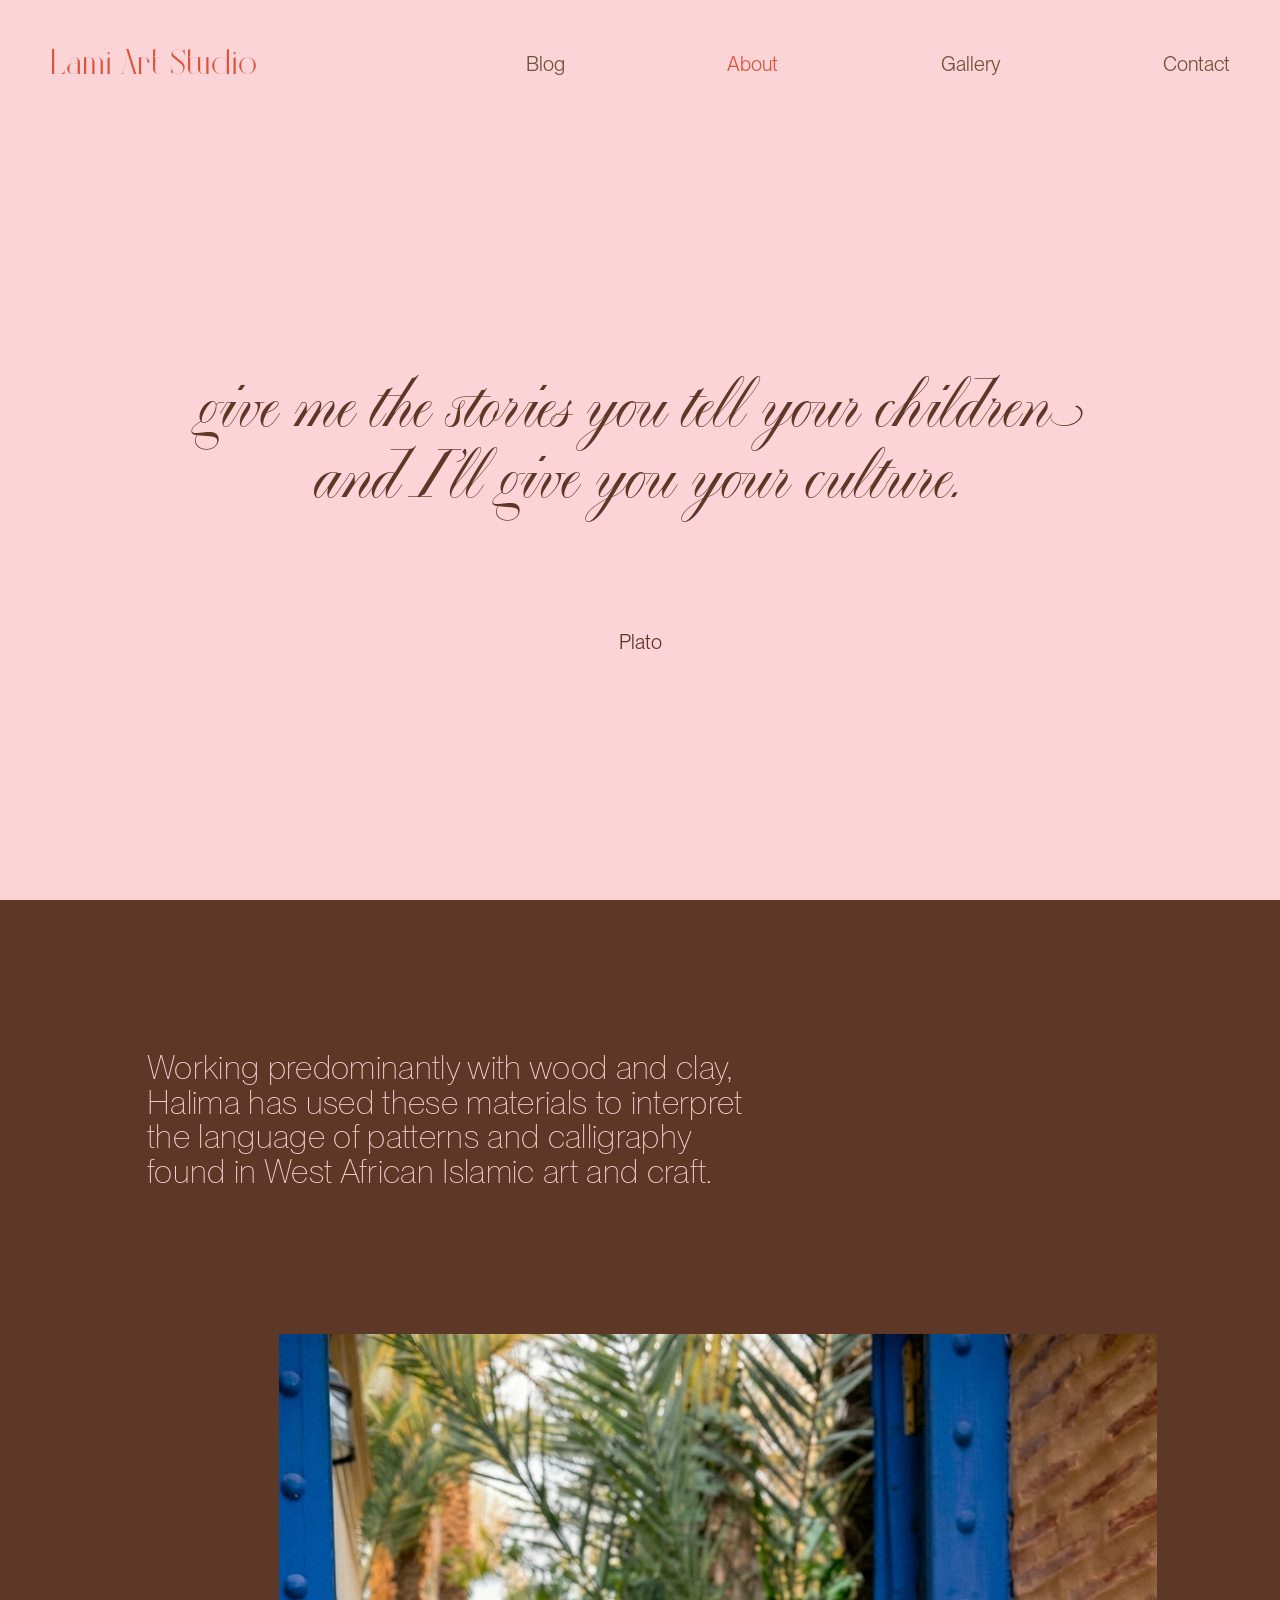
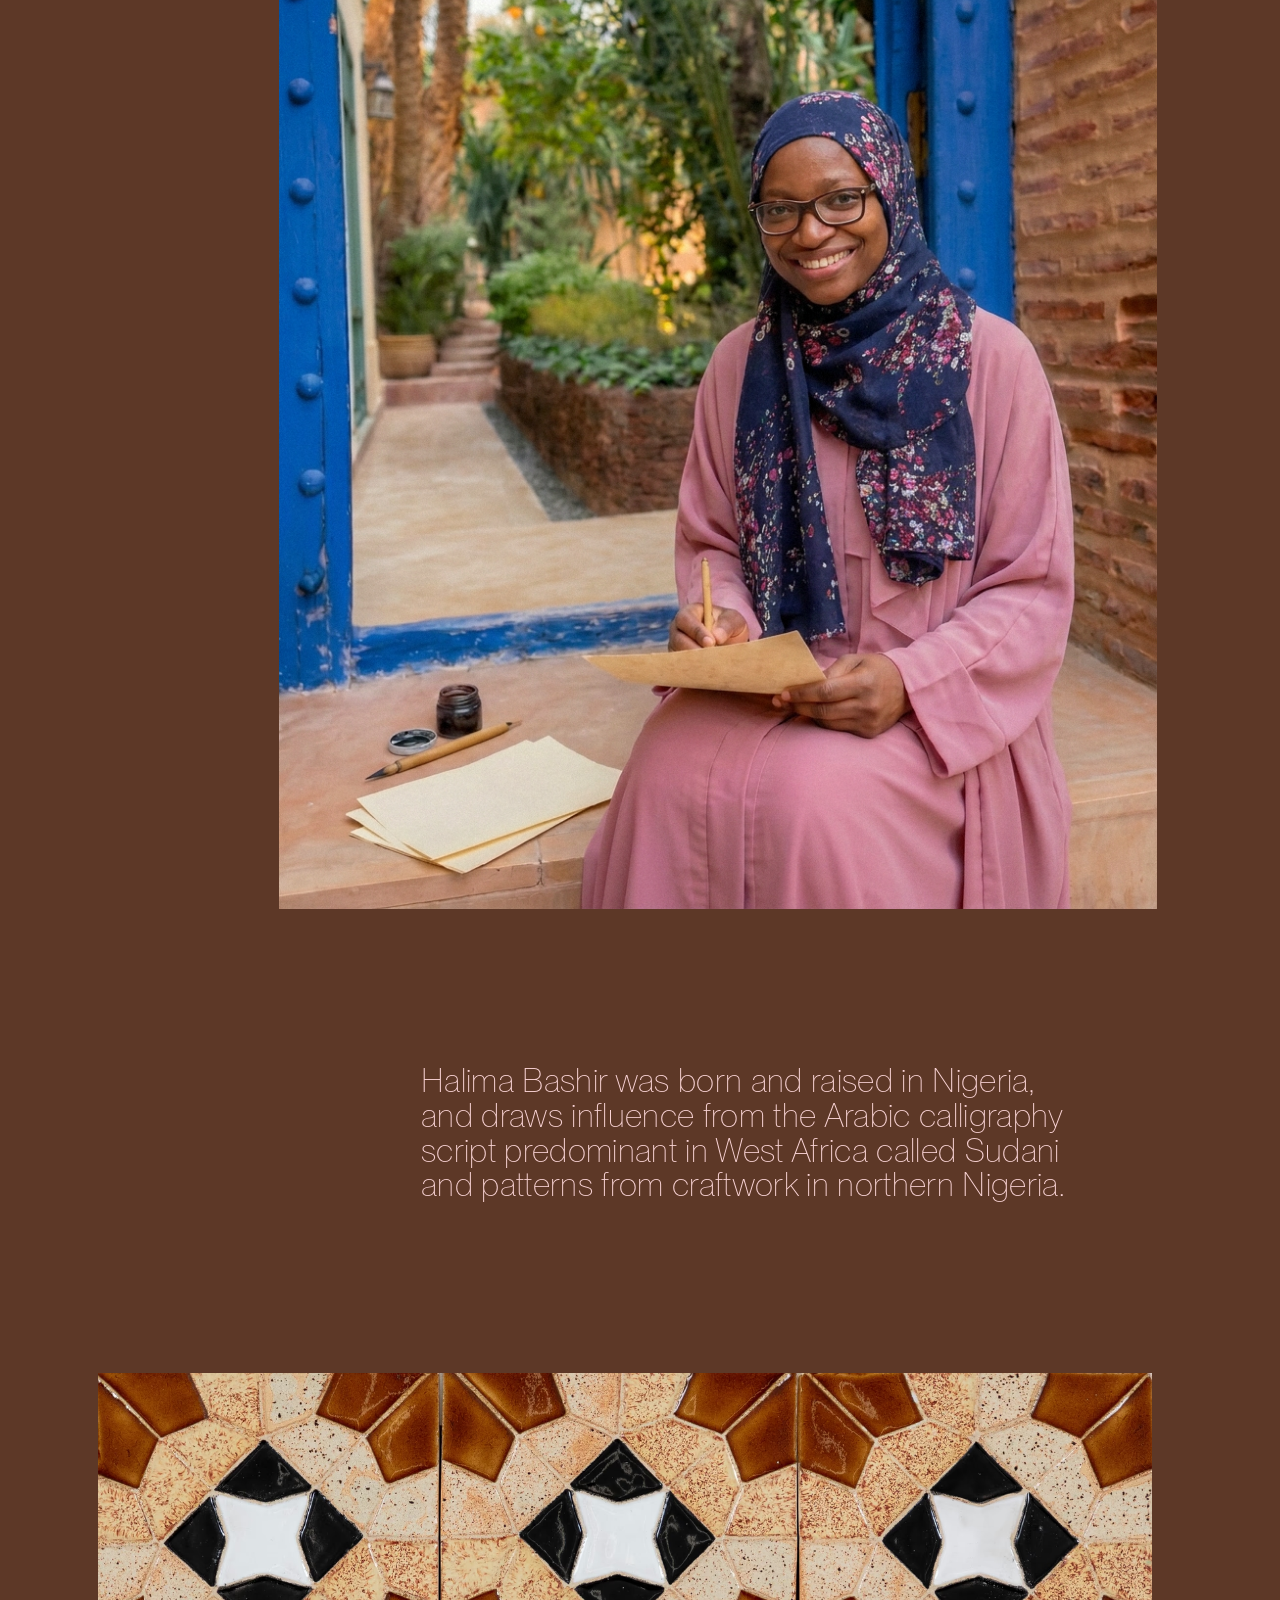
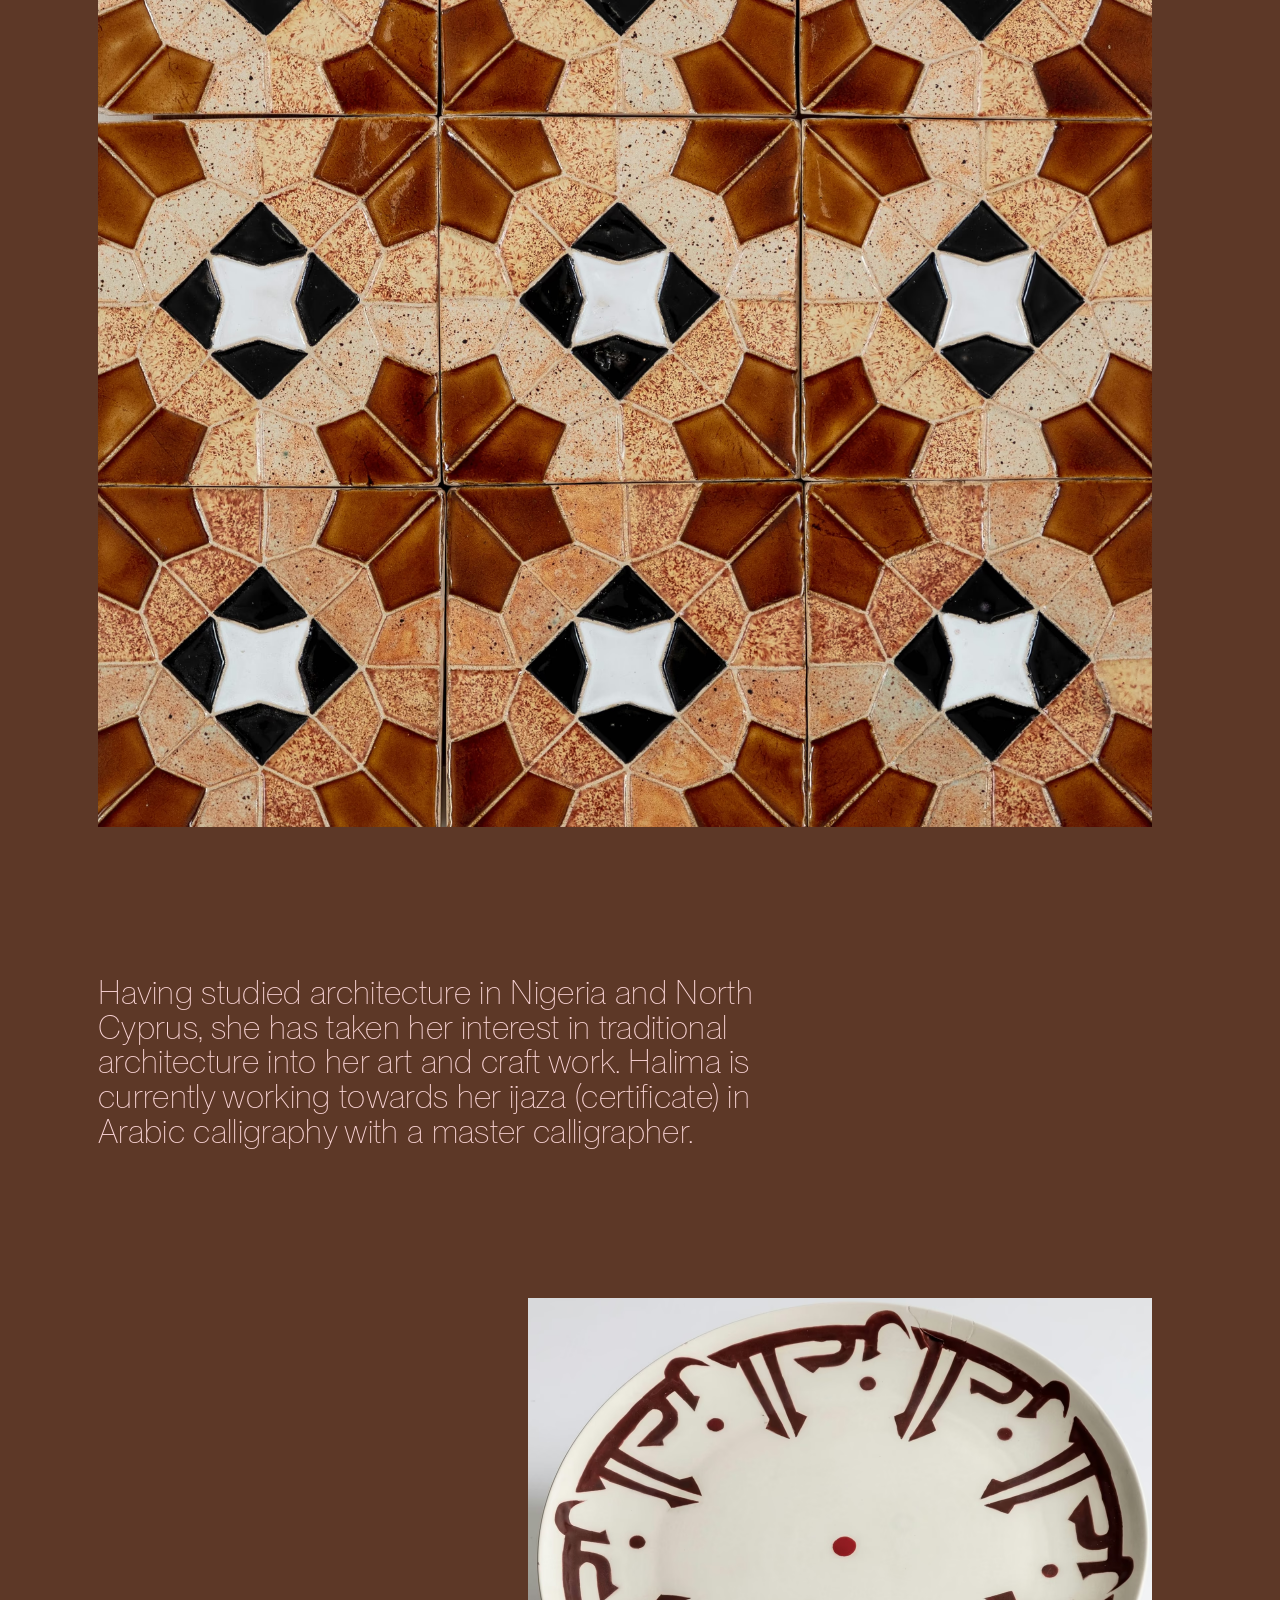
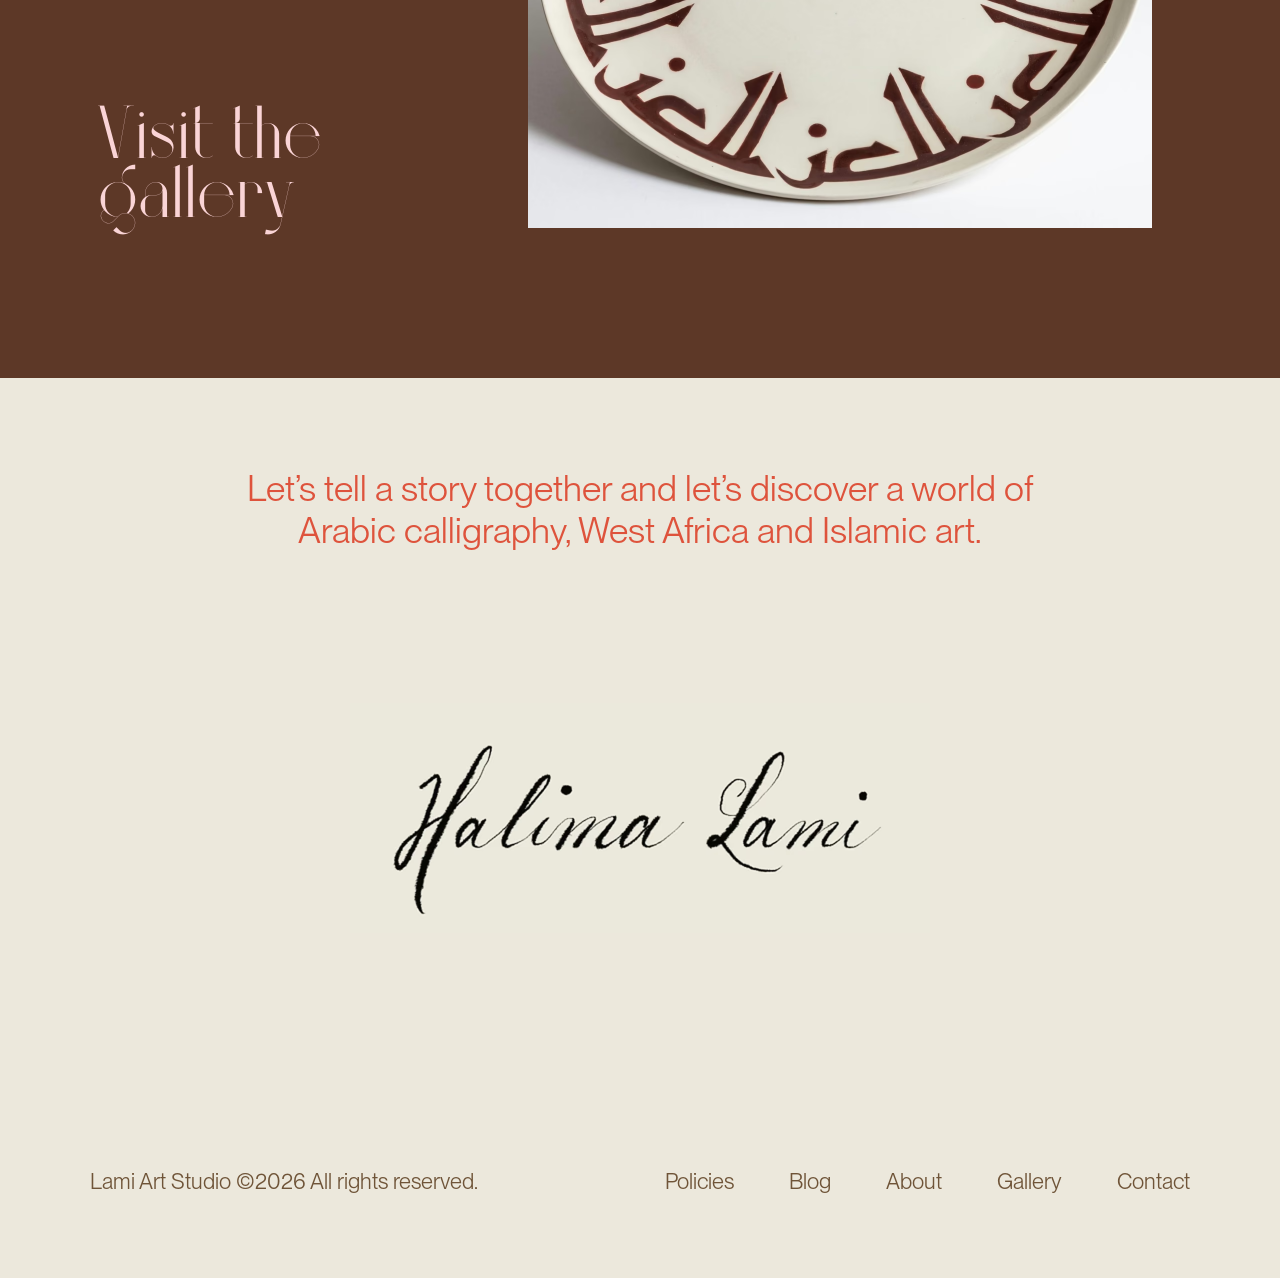
<file: about.html>
<!doctype html>
<html lang="en">
  <head>
    <meta charset="utf-8">
    <meta name="viewport" content="width=device-width, initial-scale=1">
    <title>About Halima Bashir | Lami Art Studio</title>
    <meta name="description" content="Learn about Halima Bashir, her materials, patterns, architecture background, and the calligraphy practice behind Lami Art Studio.">
    <meta name="robots" content="index, follow">
    <meta name="theme-color" content="#fad4d6">
    <meta name="apple-mobile-web-app-title" content="Lami Art Studio">
    <link rel="icon" href="assets/icons/favicon-32x32.png" type="image/png" sizes="32x32">
    <link rel="apple-touch-icon" href="assets/icons/apple-touch-icon.png">
    <link rel="canonical" href="https://lamiartstudio.com/about/">
    <meta property="og:site_name" content="Lami Art Studio">
    <meta property="og:type" content="profile">
    <meta property="og:title" content="About Halima Bashir | Lami Art Studio">
    <meta property="og:description" content="Learn about Halima Bashir, her materials, patterns, architecture background, and the calligraphy practice behind Lami Art Studio.">
    <meta property="og:url" content="https://lamiartstudio.com/about/">
    <meta property="og:image" content="https://lamiartstudio.com/assets/seo/og-image.avif">
    <meta property="og:image:width" content="1200">
    <meta property="og:image:height" content="630">
    <meta name="twitter:card" content="summary_large_image">
    <meta name="twitter:title" content="About Halima Bashir | Lami Art Studio">
    <meta name="twitter:description" content="Learn about Halima Bashir, her materials, patterns, architecture background, and the calligraphy practice behind Lami Art Studio.">
    <meta name="twitter:image" content="https://lamiartstudio.com/assets/seo/og-image.avif">
    <script type="application/ld+json">
      {
      "@context": "https://schema.org",
      "@type": "WebPage",
      "name": "About Halima Bashir | Lami Art Studio",
      "url": "https://lamiartstudio.com/about/",
      "image": "https://lamiartstudio.com/assets/seo/og-image.avif",
      "isPartOf": {
            "@type": "WebSite",
            "name": "Lami Art Studio",
            "url": "https://lamiartstudio.com/"
      },
      "description": "Learn about Halima Bashir, her materials, patterns, architecture background, and the calligraphy practice behind Lami Art Studio."
}
    </script>
    <link rel="preload" href="assets/fonts/Bigilla.otf" as="font" type="font/otf" crossorigin>
    <link rel="preload" href="assets/fonts/PPNeueMontreal-Book.otf" as="font" type="font/otf" crossorigin>
    <link rel="preload" href="assets/fonts/PPPlayground-Thin.otf" as="font" type="font/otf" crossorigin>
    <link rel="stylesheet" href="styles.css?v=launch-20260627">
  </head>
  <body class="about-page inner-page">
    <header class="site-header">
      <div class="site-header-inner">
        <a class="site-logo" href="./">Lami Art Studio</a>
        <button class="menu-toggle" type="button" aria-expanded="false" aria-controls="mobile-menu" aria-label="Open menu">
          <span></span>
          <span></span>
          <span></span>
        </button>
        <nav class="site-nav" aria-label="Primary navigation">
          <a href="https://halimalami.substack.com/" target="_blank" rel="noopener noreferrer">Blog</a>
          <a class="is-active" href="about/">About</a>
          <a href="gallery/">Gallery</a>
          <a href="contact/">Contact</a>
        </nav>
      </div>
    </header>
    <div class="mobile-menu" id="mobile-menu" aria-hidden="true">
      <div class="mobile-menu-header">
        <a class="site-logo" href="./">Lami Art Studio</a>
        <button class="menu-toggle mobile-menu-close" type="button" aria-expanded="true" aria-controls="mobile-menu" aria-label="Close menu">
          <span></span>
          <span></span>
          <span></span>
        </button>
      </div>
      <nav class="mobile-menu-nav" aria-label="Mobile navigation">
        <a href="https://halimalami.substack.com/" target="_blank" rel="noopener noreferrer">Blog</a>
        <a class="is-active" href="about/">About</a>
        <a href="gallery/">Gallery</a>
      </nav>
      <a class="mobile-menu-contact" href="contact/">
        <span>Write an<br>email to me</span>
        <strong>Stay connected</strong>
      </a>
    </div>

    <main>
      <section class="about-quote section-frame" aria-labelledby="about-quote">
        <div class="about-quote-inner design-inner">
          <h1 id="about-quote">
            <span>give me the stories you</span><br class="mobile-break">
            <span>tell your childre<span class="script-terminal">n</span></span><br class="desktop-break">
            <span class="quote-line-third">and <span class="script-plain-i">I</span>&rsquo;ll give you</span><br class="mobile-break">
            <span>your culture.</span>
          </h1>
          <p>Plato</p>
        </div>
      </section>

      <section class="about-story section-frame">
        <div class="about-story-inner">
          <p class="about-copy about-copy-top">
            Working predominantly with wood and clay,<br>
            Halima has used these materials to interpret<br>
            the language of patterns and calligraphy<br>
            found in West African Islamic art and craft.
          </p>

          <img
            class="about-portrait"
            src="assets/about/halima-morocco-portrait.avif"
            sizes="(max-width: 700px) 84vw, 68.6vw"
            alt="Halima Bashir seated in Morocco holding calligraphy paper" loading="lazy" decoding="async">

          <p class="about-copy about-copy-mid">
            Halima Bashir was born and raised in Nigeria,<br>
            and draws influence from the Arabic calligraphy<br>
            script predominant in West Africa called Sudani<br>
            and patterns from craftwork in northern Nigeria.
          </p>

          <img
            class="about-tiles"
            src="assets/about/tiles.avif"
            sizes="(max-width: 700px) 84vw, 82.3vw"
            alt="Geometric ceramic tile pattern in brown, cream, black, and white" loading="lazy" decoding="async">

          <p class="about-copy about-copy-bottom">
            Having studied architecture in Nigeria and North<br>
            Cyprus, she has taken her interest in traditional<br>
            architecture into her art and craft work. Halima is<br>
            currently working towards her ijaza (certificate) in<br>
            Arabic calligraphy with a master calligrapher.
          </p>

          <div class="about-gallery-callout">
            <a class="about-gallery-link" href="gallery/">Visit the<br>gallery</a>
            <img
              class="about-plate"
              src="assets/about/calligraphy-plate.avif"
              sizes="(max-width: 700px) 84vw, 48.75vw"
              alt="Round ceramic plate with Arabic calligraphy around the rim" loading="lazy" decoding="async">
          </div>
        </div>
      </section>

      <footer id="contact" class="footer section-frame">
        <div class="footer-inner design-inner">
          <p class="contact-line">
            Let&rsquo;s tell a story together and let&rsquo;s discover a world of<br>
            Arabic calligraphy, West Africa and Islamic art.
          </p>
          <img
            class="signature"
            src="assets/coded/signature.avif"
            sizes="(max-width: 700px) 72vw, 45.3vw"
            alt="Halima Lami signature" loading="lazy" decoding="async">
          <nav class="footer-nav" aria-label="Footer navigation">
            <span class="footer-copy">Lami Art Studio &copy;<span class="current-year">2026</span> All rights reserved.</span>
            <a class="footer-policies" href="studio-policies/">Policies</a>
            <a href="https://halimalami.substack.com/" target="_blank" rel="noopener noreferrer">Blog</a>
            <a href="about/">About</a>
            <a href="gallery/">Gallery</a>
            <a href="contact/">Contact</a>
          </nav>
        </div>
      </footer>
    </main>
    <script>
      const menu = document.querySelector(".mobile-menu");
      const toggles = document.querySelectorAll(".menu-toggle");

      toggles.forEach((toggle) => {
        toggle.addEventListener("click", () => {
          const open = !document.body.classList.contains("menu-open");
          document.body.classList.toggle("menu-open", open);
          menu.setAttribute("aria-hidden", String(!open));
          toggles.forEach((button) => button.setAttribute("aria-expanded", String(open)));
        });
      });
    </script>
    <script src="script.js?v=launch-20260627"></script>
  </body>
</html>
</file>
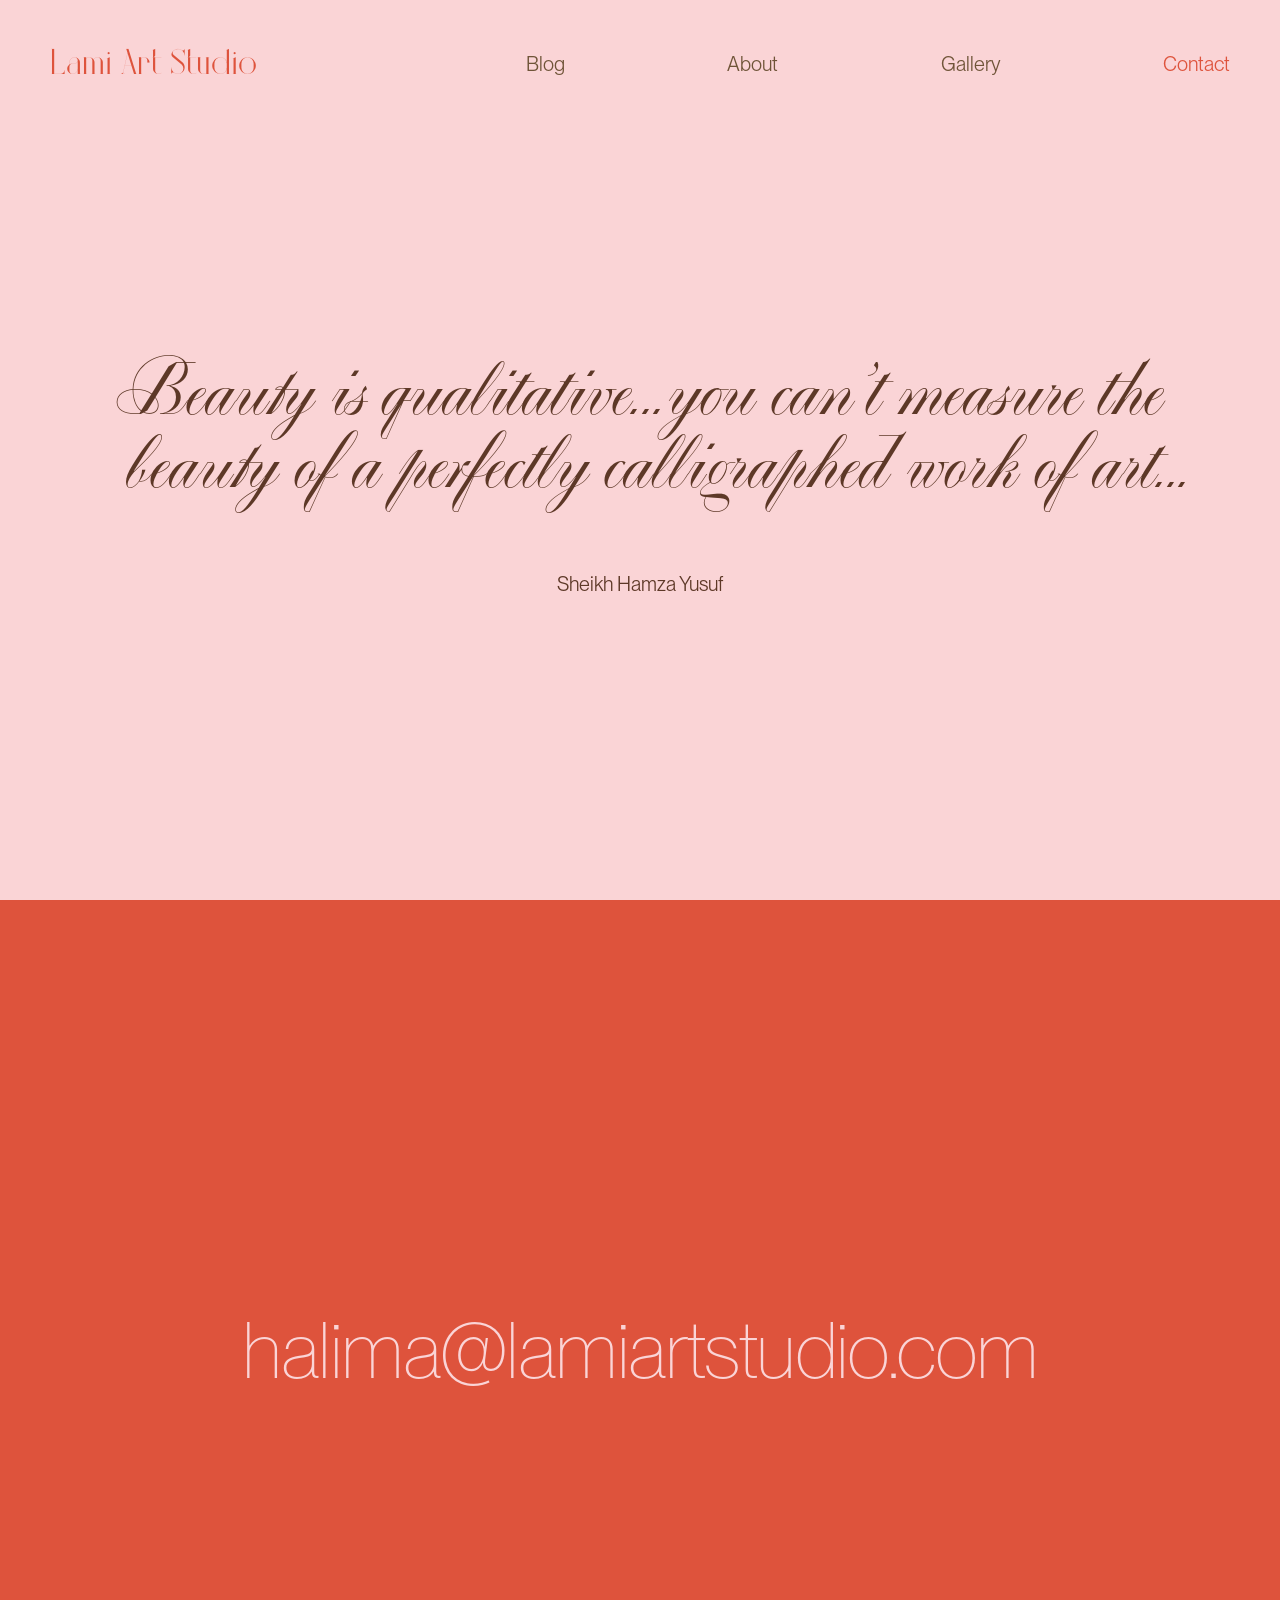
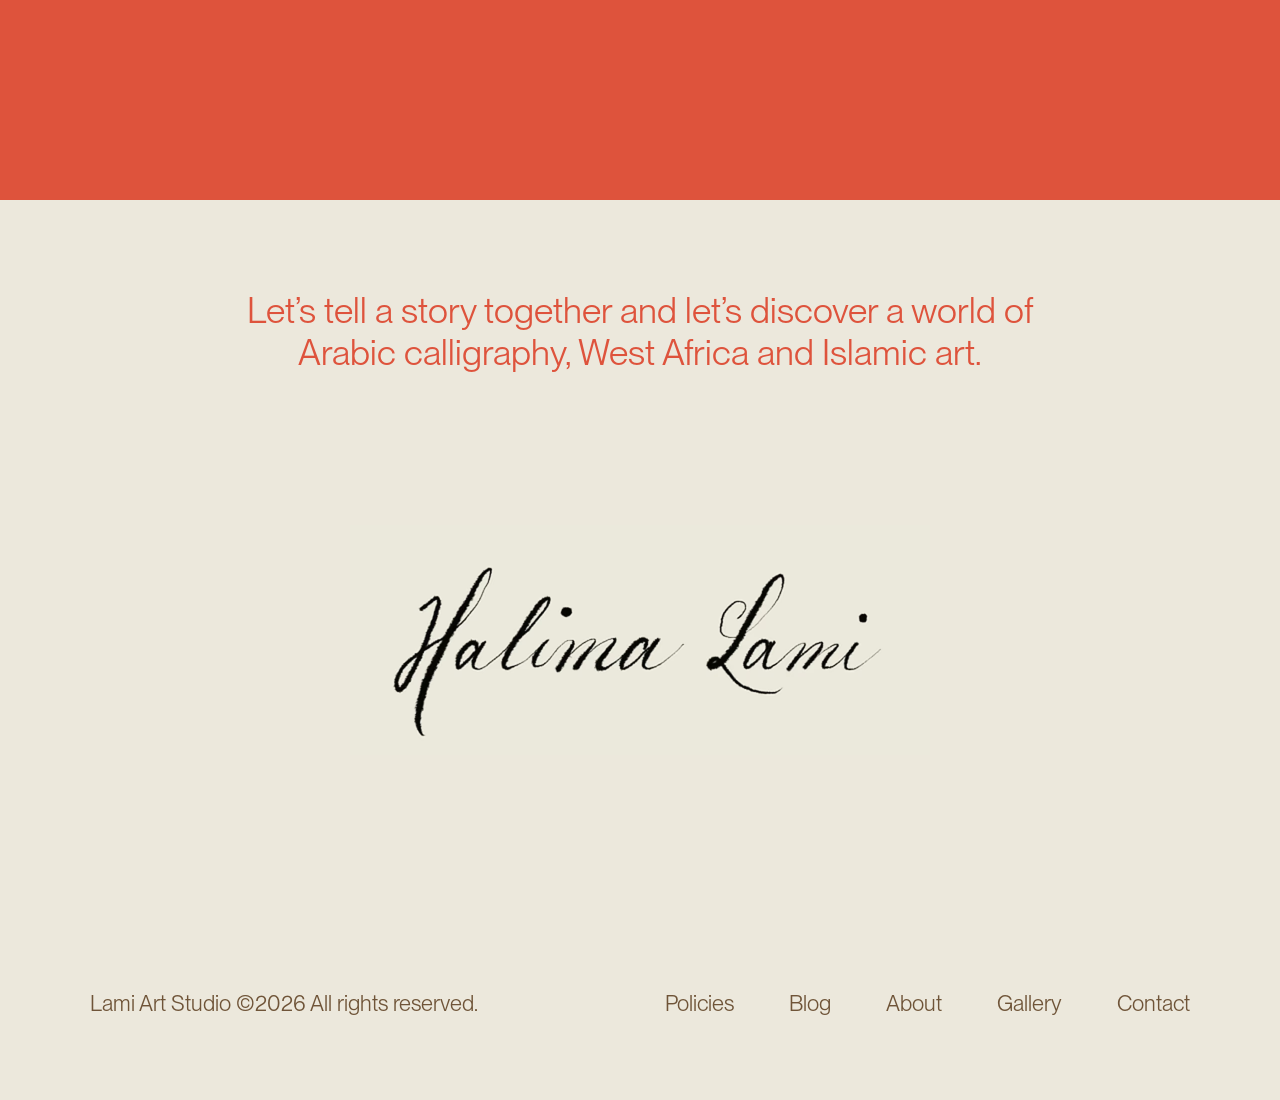
<file: contact.html>
<!doctype html>
<html lang="en">
  <head>
    <meta charset="utf-8">
    <meta name="viewport" content="width=device-width, initial-scale=1">
    <title>Contact | Lami Art Studio</title>
    <meta name="description" content="Contact Lami Art Studio for artwork, commissions, collaborations, and studio enquiries.">
    <meta name="robots" content="index, follow">
    <meta name="theme-color" content="#fad4d6">
    <meta name="apple-mobile-web-app-title" content="Lami Art Studio">
    <link rel="icon" href="assets/icons/favicon-32x32.png" type="image/png" sizes="32x32">
    <link rel="apple-touch-icon" href="assets/icons/apple-touch-icon.png">
    <link rel="canonical" href="https://lamiartstudio.com/contact/">
    <meta property="og:site_name" content="Lami Art Studio">
    <meta property="og:type" content="website">
    <meta property="og:title" content="Contact | Lami Art Studio">
    <meta property="og:description" content="Contact Lami Art Studio for artwork, commissions, collaborations, and studio enquiries.">
    <meta property="og:url" content="https://lamiartstudio.com/contact/">
    <meta property="og:image" content="https://lamiartstudio.com/assets/seo/og-image.avif">
    <meta property="og:image:width" content="1200">
    <meta property="og:image:height" content="630">
    <meta name="twitter:card" content="summary_large_image">
    <meta name="twitter:title" content="Contact | Lami Art Studio">
    <meta name="twitter:description" content="Contact Lami Art Studio for artwork, commissions, collaborations, and studio enquiries.">
    <meta name="twitter:image" content="https://lamiartstudio.com/assets/seo/og-image.avif">
    <script type="application/ld+json">
      {
      "@context": "https://schema.org",
      "@type": "WebPage",
      "name": "Contact | Lami Art Studio",
      "url": "https://lamiartstudio.com/contact/",
      "image": "https://lamiartstudio.com/assets/seo/og-image.avif",
      "isPartOf": {
            "@type": "WebSite",
            "name": "Lami Art Studio",
            "url": "https://lamiartstudio.com/"
      },
      "description": "Contact Lami Art Studio for artwork, commissions, collaborations, and studio enquiries."
}
    </script>
    <link rel="preload" href="assets/fonts/Bigilla.otf" as="font" type="font/otf" crossorigin>
    <link rel="preload" href="assets/fonts/PPNeueMontreal-Book.otf" as="font" type="font/otf" crossorigin>
    <link rel="preload" href="assets/fonts/PPPlayground-Thin.otf" as="font" type="font/otf" crossorigin>
    <link rel="stylesheet" href="styles.css?v=launch-20260627">
  </head>
  <body class="inner-page contact-page">
    <header class="site-header">
      <div class="site-header-inner">
        <a class="site-logo" href="./">Lami Art Studio</a>
        <button class="menu-toggle" type="button" aria-expanded="false" aria-controls="mobile-menu" aria-label="Open menu">
          <span></span>
          <span></span>
          <span></span>
        </button>
        <nav class="site-nav" aria-label="Primary navigation">
          <a href="https://halimalami.substack.com/" target="_blank" rel="noopener noreferrer">Blog</a>
          <a href="about/">About</a>
          <a href="gallery/">Gallery</a>
          <a class="is-active" href="contact/">Contact</a>
        </nav>
      </div>
    </header>
    <div class="mobile-menu" id="mobile-menu" aria-hidden="true">
      <div class="mobile-menu-header">
        <a class="site-logo" href="./">Lami Art Studio</a>
        <button class="menu-toggle mobile-menu-close" type="button" aria-expanded="true" aria-controls="mobile-menu" aria-label="Close menu">
          <span></span>
          <span></span>
          <span></span>
        </button>
      </div>
      <nav class="mobile-menu-nav" aria-label="Mobile navigation">
        <a href="https://halimalami.substack.com/" target="_blank" rel="noopener noreferrer">Blog</a>
        <a href="about/">About</a>
        <a href="gallery/">Gallery</a>
      </nav>
      <a class="mobile-menu-contact is-active" href="contact/">
        <span>Write an<br>email to me</span>
        <strong>Stay connected</strong>
      </a>
    </div>

    <main>
      <section class="contact-quote section-frame" aria-labelledby="contact-quote">
        <div class="contact-quote-inner design-inner">
          <h1 id="contact-quote">
            <span class="contact-quote-desktop">
              <span class="contact-quote-line contact-quote-line-first">Beauty is qualitative<span class="contact-ellipsis contact-ellipsis-tight">...</span><span class="contact-tight-space"> you</span> can&rsquo;t measure the</span>
              <span class="contact-quote-line contact-quote-line-second">beauty of a perfectly <span class="contact-quote-emphasis">calligraphed</span> work of art<span class="contact-ellipsis">...</span></span>
            </span>
            <span class="contact-quote-mobile">
              <span class="contact-quote-line">Beauty is qualitative<span class="contact-ellipsis">...</span></span>
              <span class="contact-quote-line">you can&rsquo;t measure the beauty</span>
              <span class="contact-quote-line">of a perfectly <span class="contact-quote-emphasis">calligraphed</span></span>
              <span class="contact-quote-line">work of art<span class="contact-ellipsis">...</span></span>
            </span>
          </h1>
          <p>Sheikh Hamza Yusuf</p>
        </div>
      </section>

      <section class="contact-email section-frame" aria-label="Email Halima">
        <a href="mailto:halima@lamiartstudio.com">halima@lamiartstudio.com</a>
      </section>

      <footer id="contact-footer" class="footer section-frame">
        <div class="footer-inner design-inner">
          <p class="contact-line">
            Let&rsquo;s tell a story together and let&rsquo;s discover a world of<br>
            Arabic calligraphy, West Africa and Islamic art.
          </p>
          <img
            class="signature"
            src="assets/coded/signature.avif"
            sizes="(max-width: 700px) 72vw, 45.3vw"
            alt="Halima Lami signature" loading="lazy" decoding="async">
          <nav class="footer-nav" aria-label="Footer navigation">
            <span class="footer-copy">Lami Art Studio &copy;<span class="current-year">2026</span> All rights reserved.</span>
            <a class="footer-policies" href="studio-policies/">Policies</a>
            <a href="https://halimalami.substack.com/" target="_blank" rel="noopener noreferrer">Blog</a>
            <a href="about/">About</a>
            <a href="gallery/">Gallery</a>
            <a href="contact/">Contact</a>
          </nav>
        </div>
      </footer>
    </main>
    <script>
      const menu = document.querySelector(".mobile-menu");
      const toggles = document.querySelectorAll(".menu-toggle");

      toggles.forEach((toggle) => {
        toggle.addEventListener("click", () => {
          const open = !document.body.classList.contains("menu-open");
          document.body.classList.toggle("menu-open", open);
          menu.setAttribute("aria-hidden", String(!open));
          toggles.forEach((button) => button.setAttribute("aria-expanded", String(open)));
        });
      });
    </script>
    <script src="script.js?v=launch-20260627"></script>
  </body>
</html>
</file>
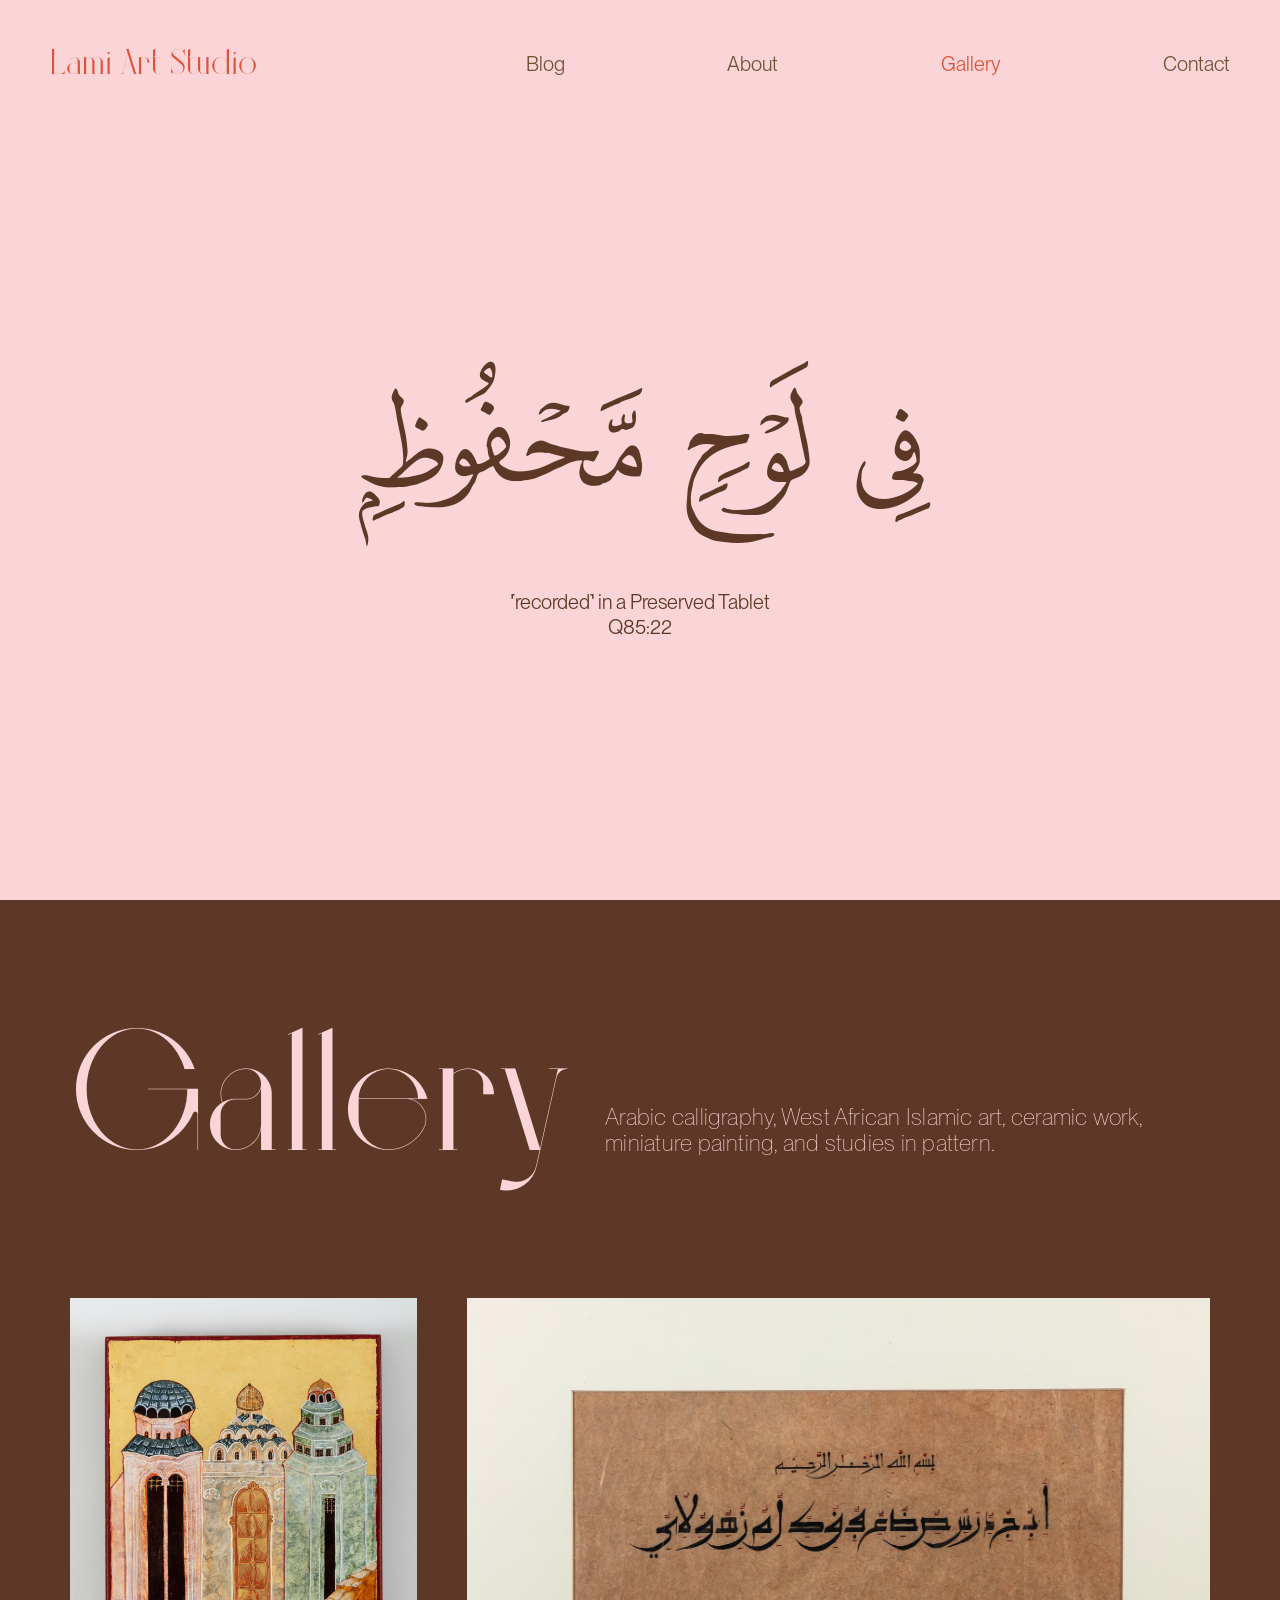
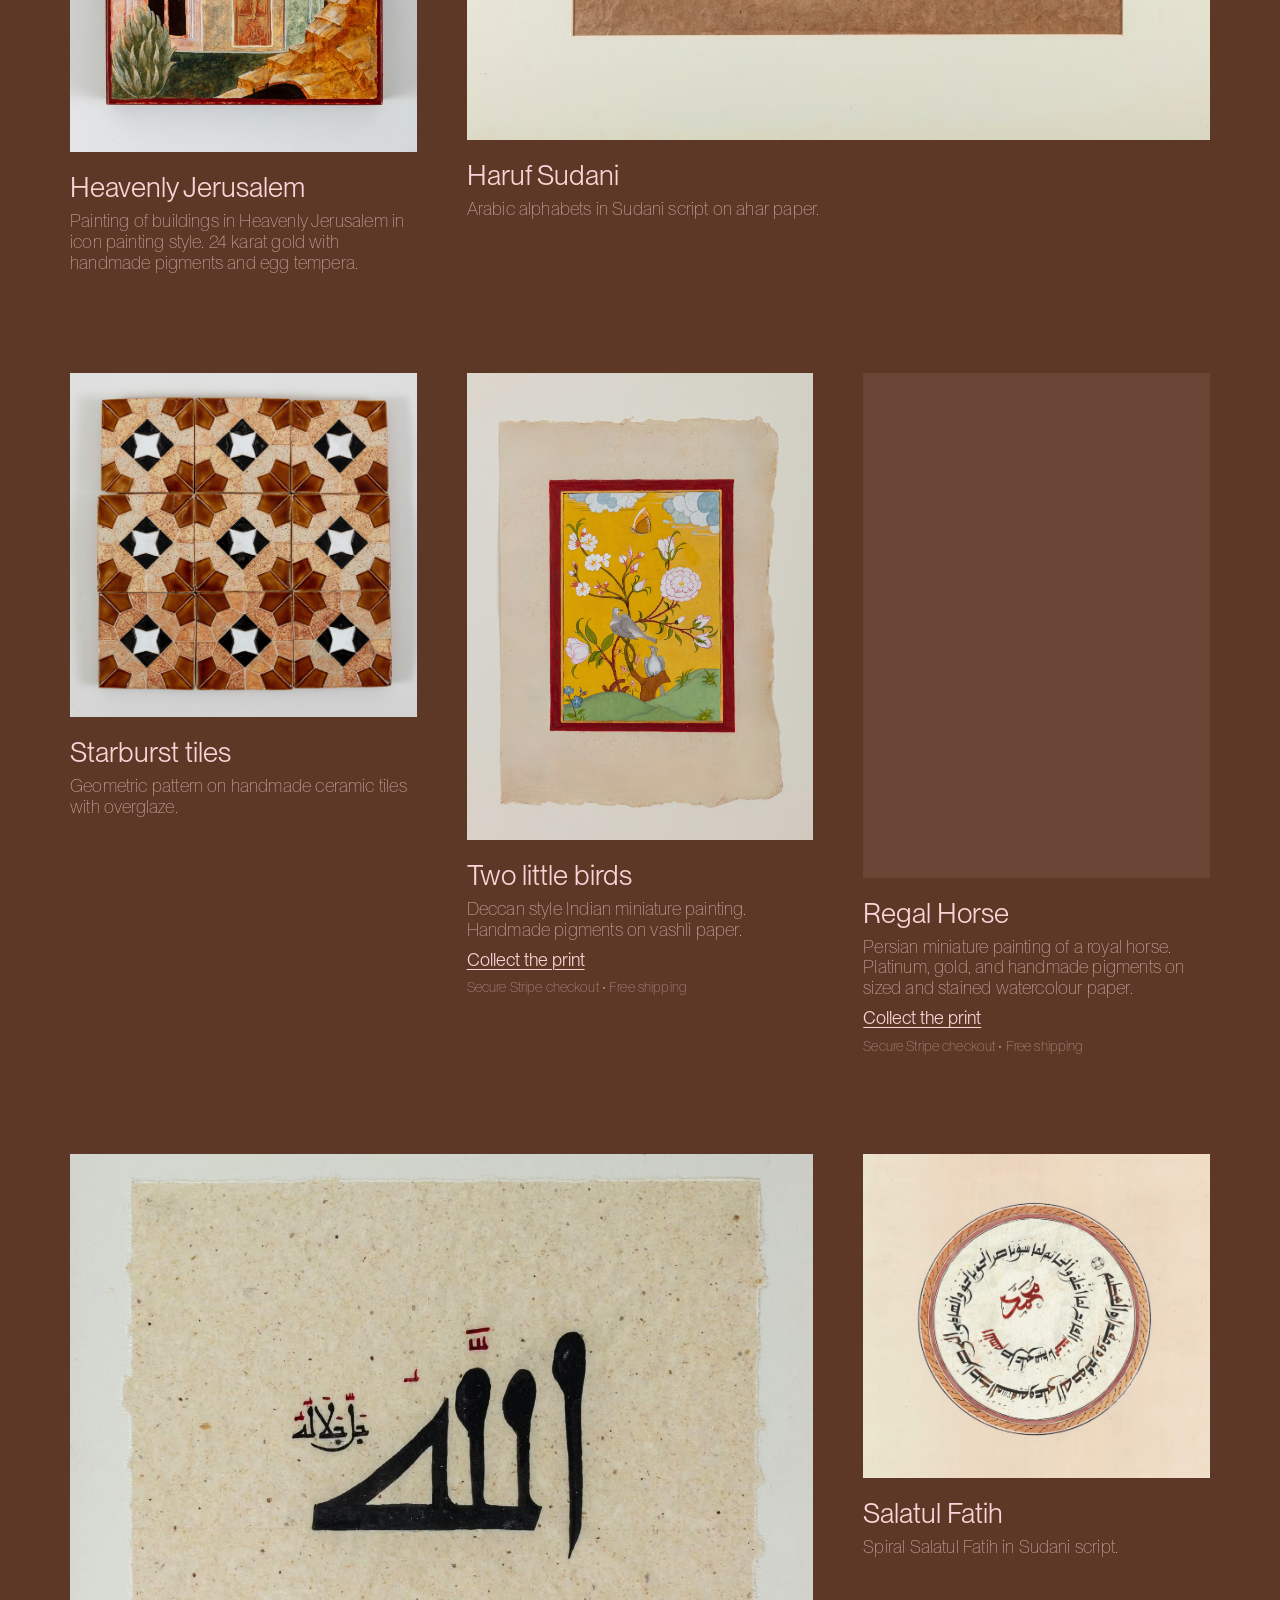
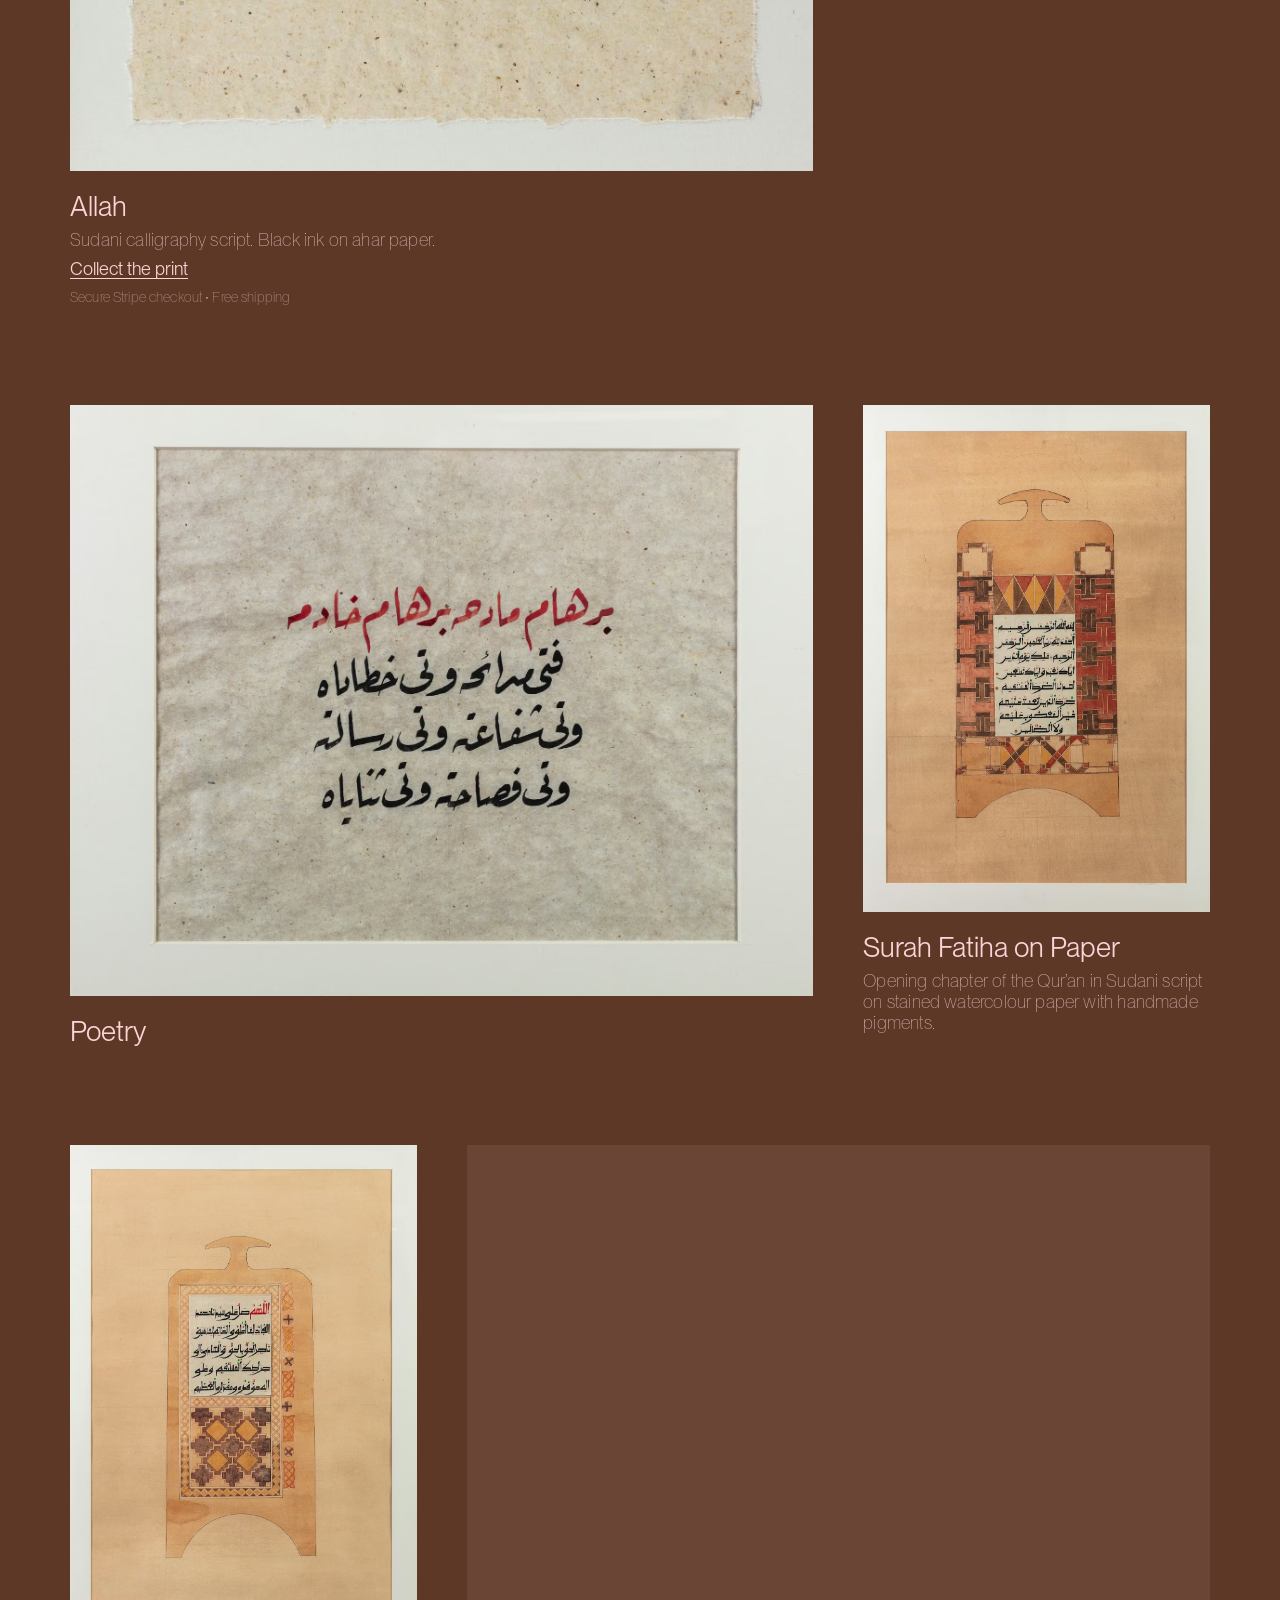
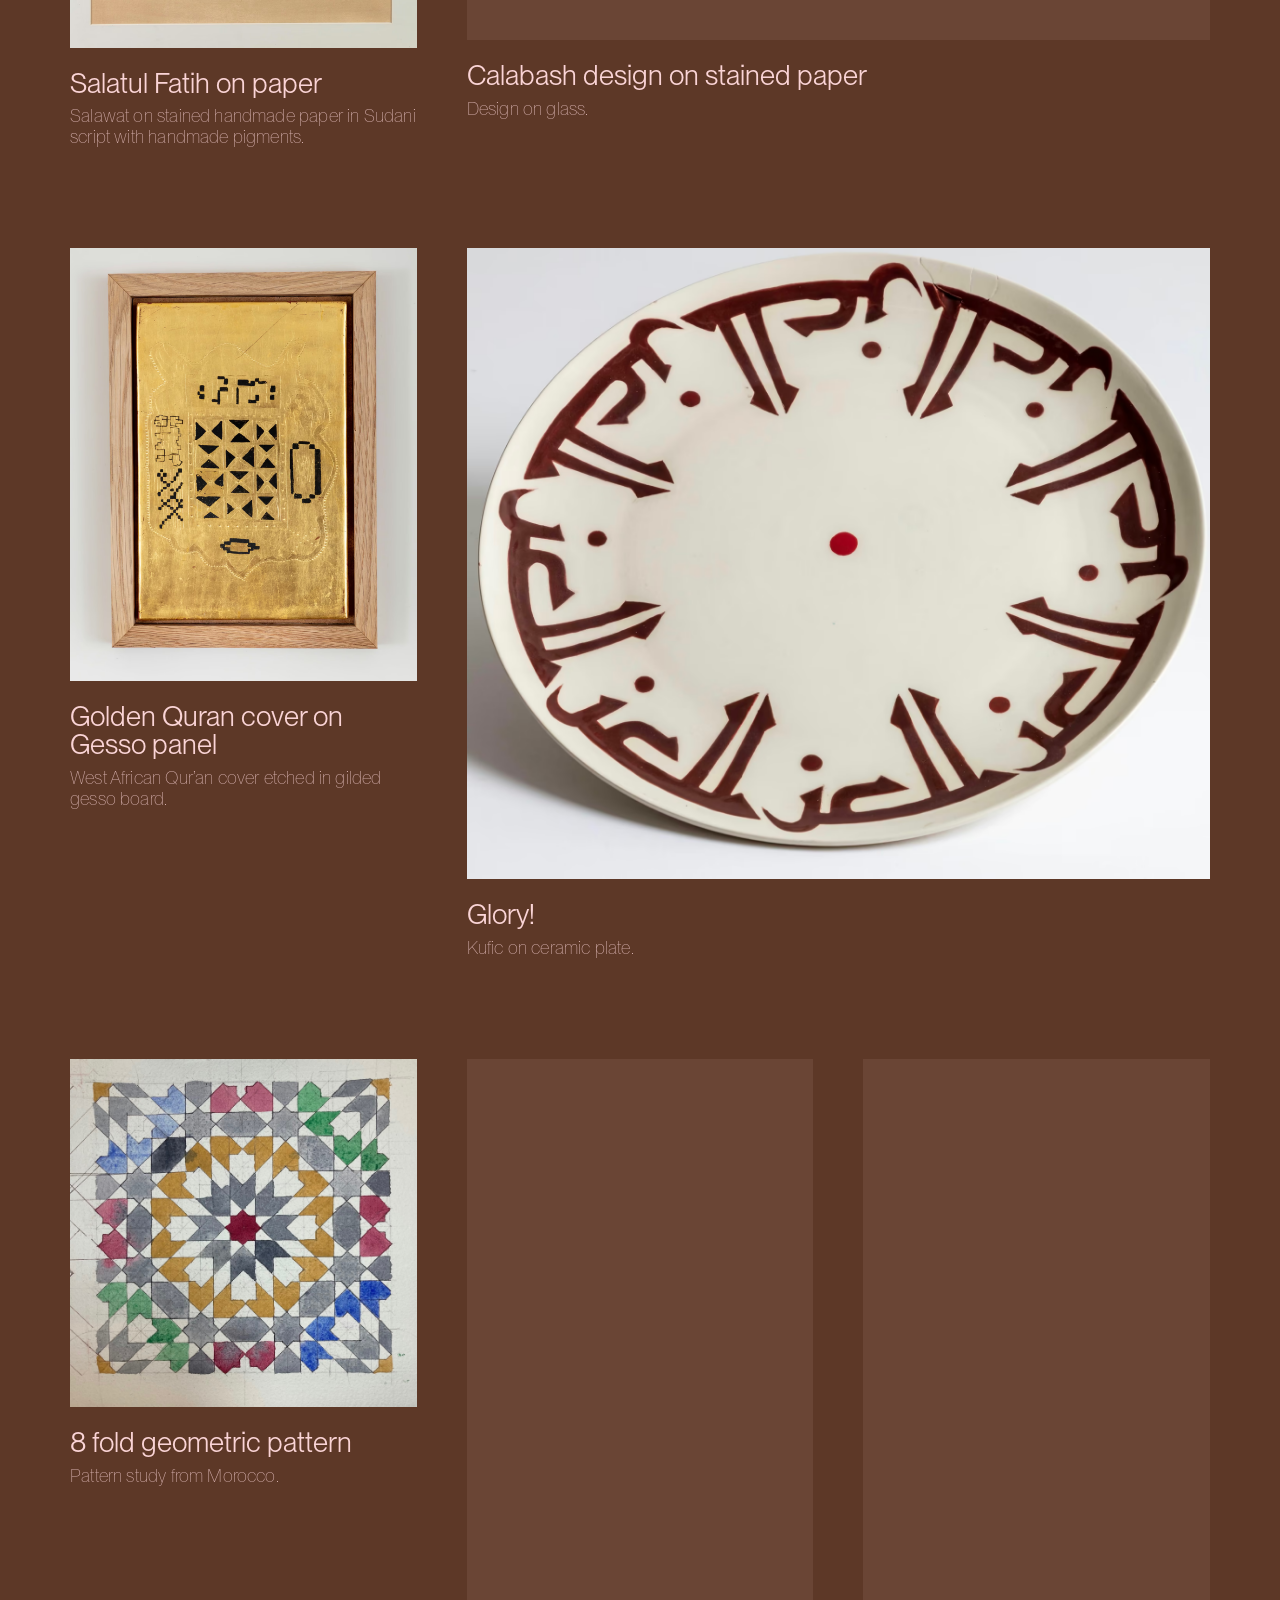
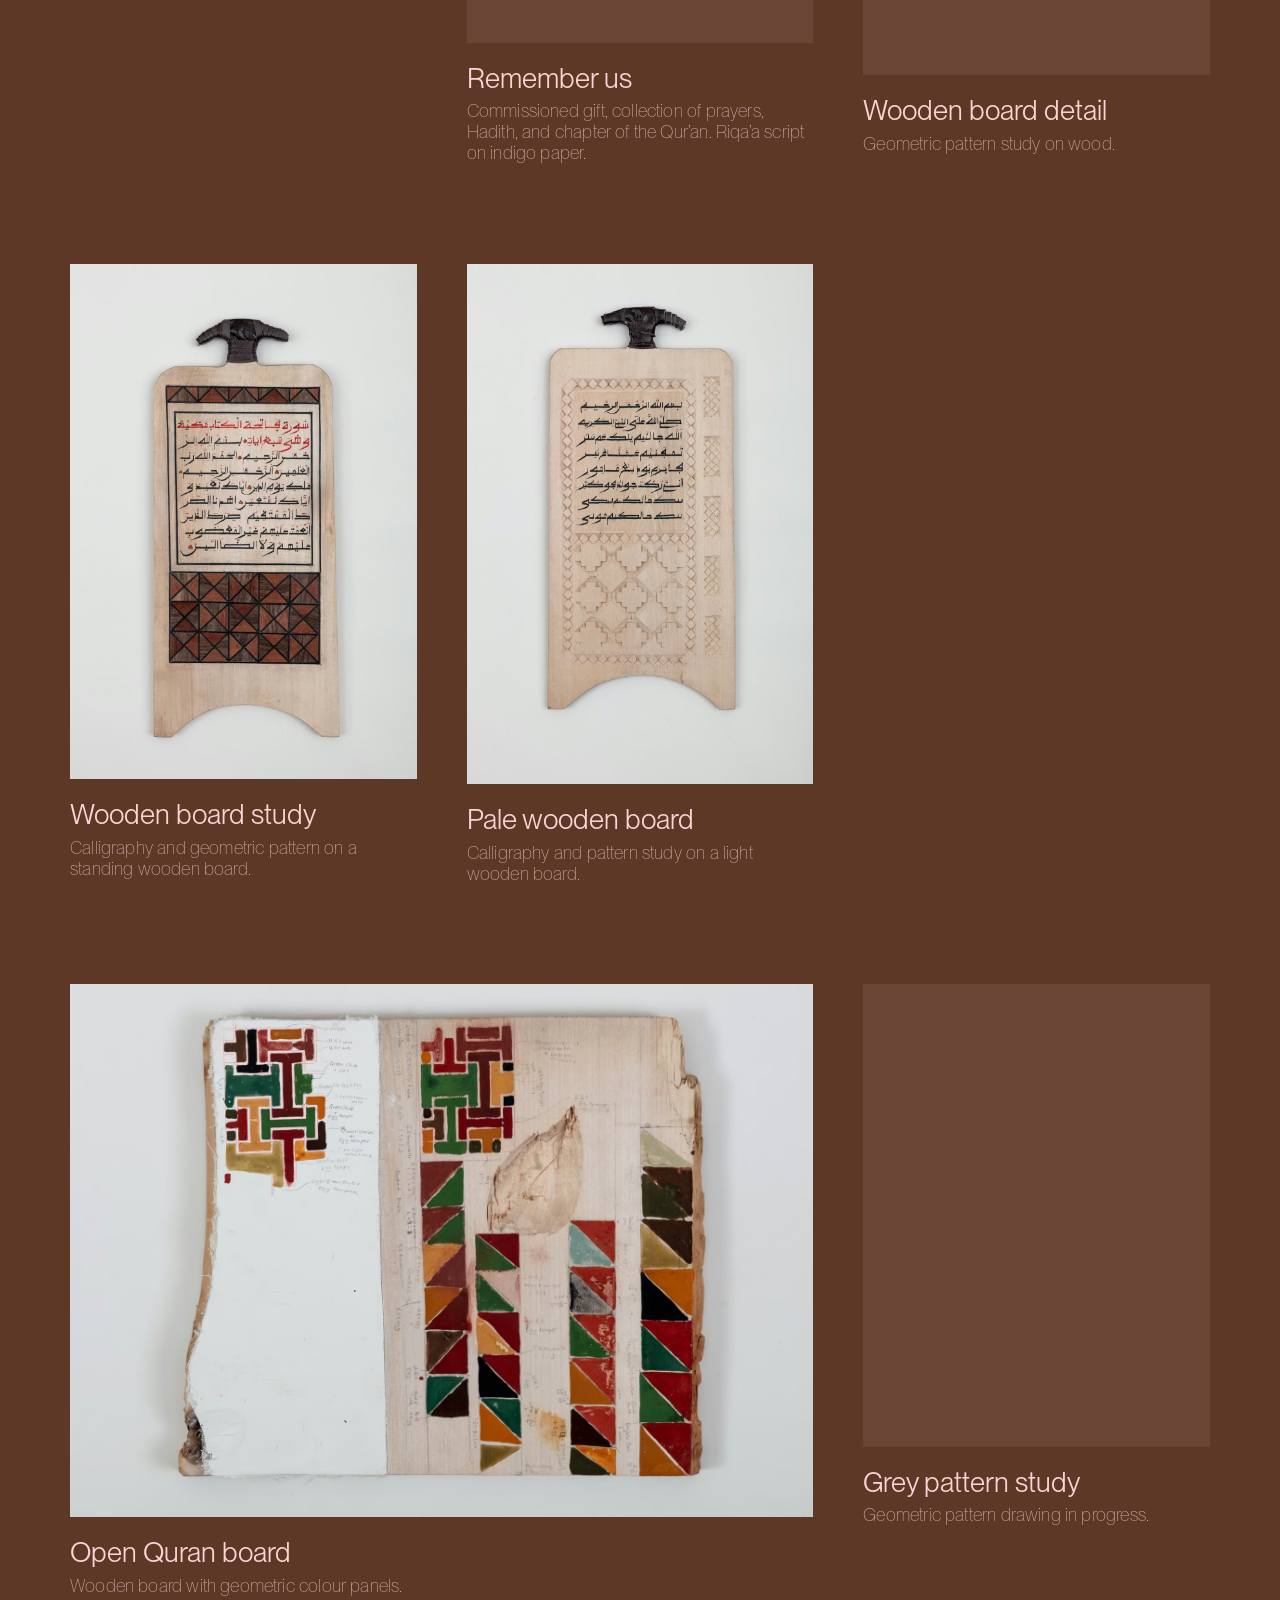
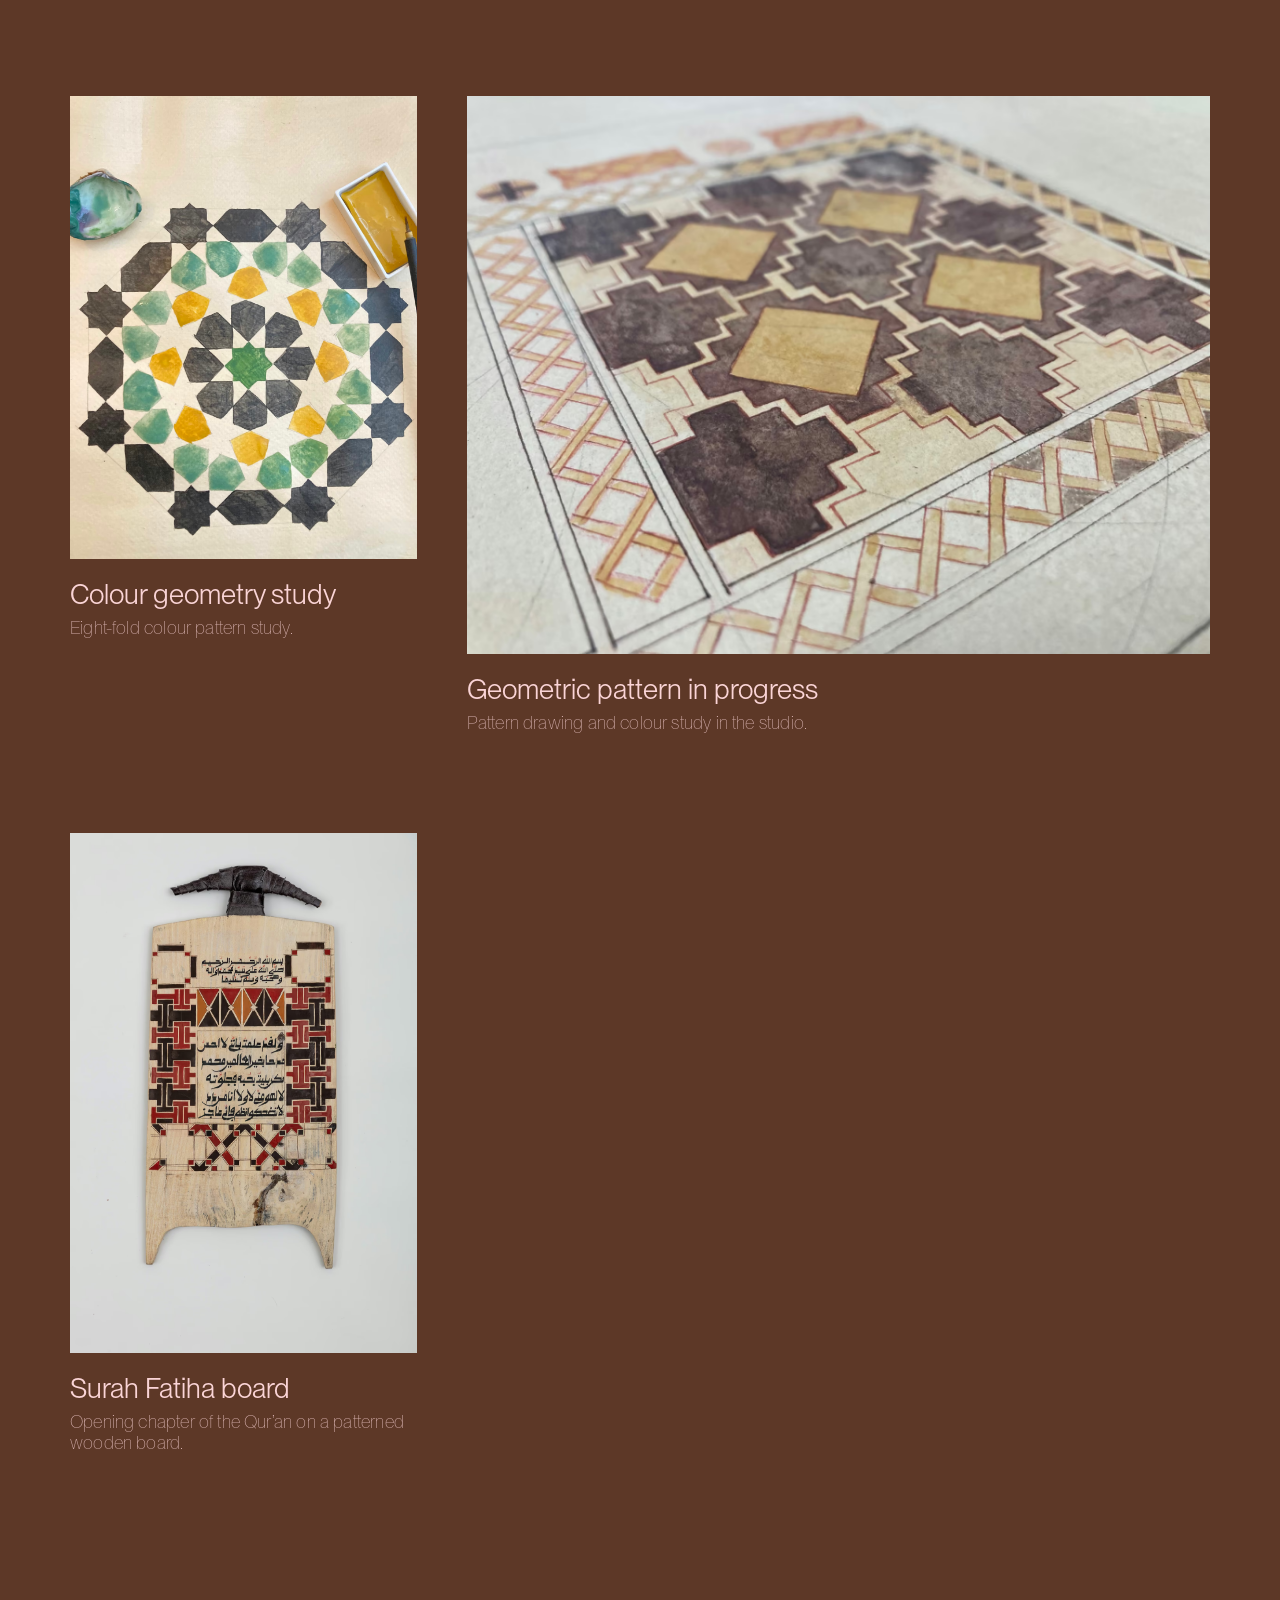
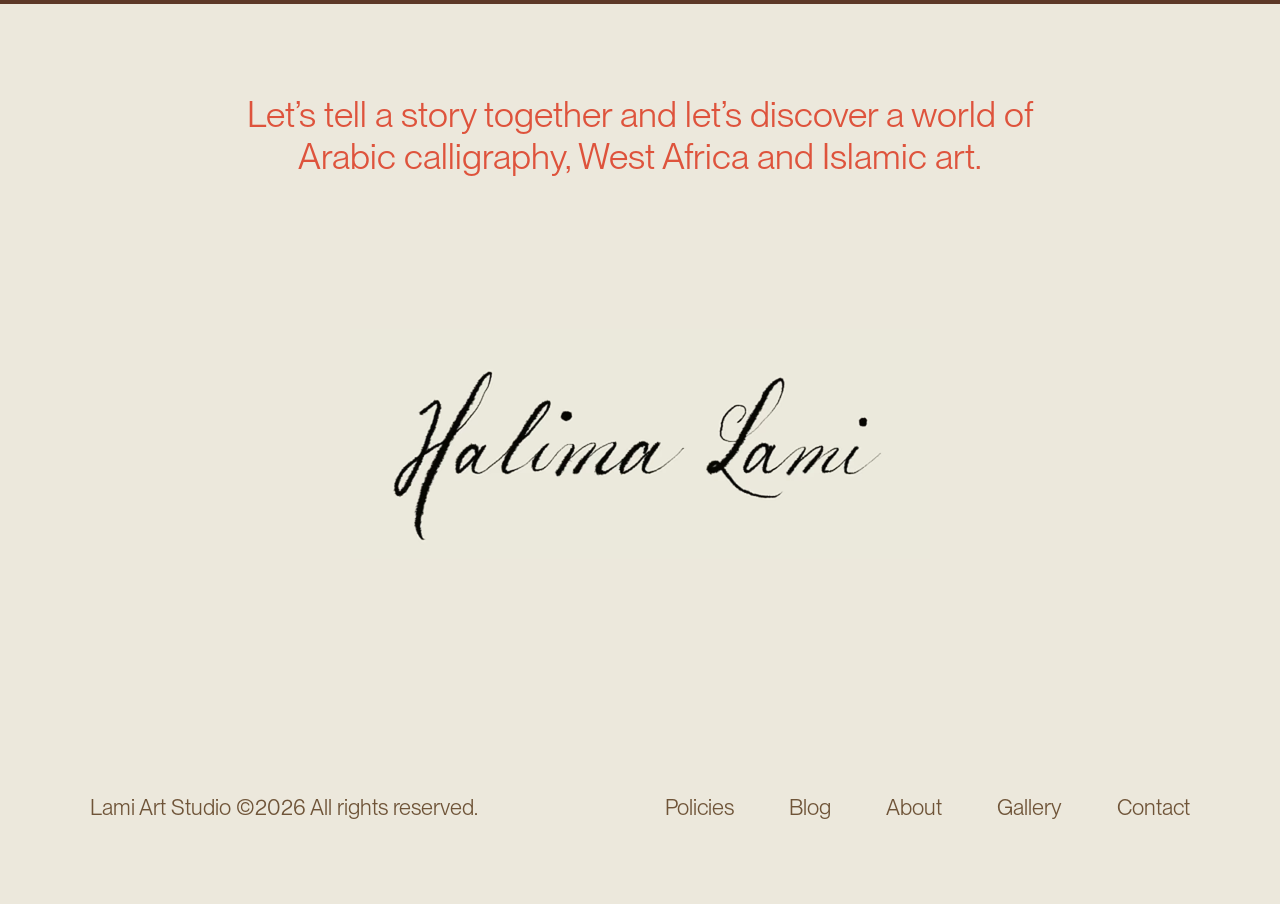
<file: gallery.html>
<!doctype html>
<html lang="en">
  <head>
    <meta charset="utf-8">
    <meta name="viewport" content="width=device-width, initial-scale=1">
    <title>Gallery | Lami Art Studio</title>
    <meta name="description" content="Explore original artwork, Arabic calligraphy, West African Islamic art, ceramic work, paintings, and pattern studies by Lami Art Studio.">
    <meta name="robots" content="index, follow">
    <meta name="theme-color" content="#fad4d6">
    <meta name="apple-mobile-web-app-title" content="Lami Art Studio">
    <link rel="icon" href="assets/icons/favicon-32x32.png" type="image/png" sizes="32x32">
    <link rel="apple-touch-icon" href="assets/icons/apple-touch-icon.png">
    <link rel="canonical" href="https://lamiartstudio.com/gallery/">
    <meta property="og:site_name" content="Lami Art Studio">
    <meta property="og:type" content="website">
    <meta property="og:title" content="Gallery | Lami Art Studio">
    <meta property="og:description" content="Explore original artwork, Arabic calligraphy, West African Islamic art, ceramic work, paintings, and pattern studies by Lami Art Studio.">
    <meta property="og:url" content="https://lamiartstudio.com/gallery/">
    <meta property="og:image" content="https://lamiartstudio.com/assets/seo/og-image.avif">
    <meta property="og:image:width" content="1200">
    <meta property="og:image:height" content="630">
    <meta name="twitter:card" content="summary_large_image">
    <meta name="twitter:title" content="Gallery | Lami Art Studio">
    <meta name="twitter:description" content="Explore original artwork, Arabic calligraphy, West African Islamic art, ceramic work, paintings, and pattern studies by Lami Art Studio.">
    <meta name="twitter:image" content="https://lamiartstudio.com/assets/seo/og-image.avif">
    <script type="application/ld+json">
      {
      "@context": "https://schema.org",
      "@type": "WebPage",
      "name": "Gallery | Lami Art Studio",
      "url": "https://lamiartstudio.com/gallery/",
      "image": "https://lamiartstudio.com/assets/seo/og-image.avif",
      "isPartOf": {
            "@type": "WebSite",
            "name": "Lami Art Studio",
            "url": "https://lamiartstudio.com/"
      },
      "description": "Explore original artwork, Arabic calligraphy, West African Islamic art, ceramic work, paintings, and pattern studies by Lami Art Studio."
}
    </script>
    <link rel="preload" href="assets/fonts/Bigilla.otf" as="font" type="font/otf" crossorigin>
    <link rel="preload" href="assets/fonts/PPNeueMontreal-Book.otf" as="font" type="font/otf" crossorigin>
    <link rel="preload" href="assets/fonts/quran/p590.woff2" as="font" type="font/woff2" crossorigin>
    <link rel="stylesheet" href="styles.css?v=launch-20260627">
  </head>
  <body class="gallery-page inner-page">
    <header class="site-header">
      <div class="site-header-inner">
        <a class="site-logo" href="./">Lami Art Studio</a>
        <button class="menu-toggle" type="button" aria-expanded="false" aria-controls="mobile-menu" aria-label="Open menu">
          <span></span>
          <span></span>
          <span></span>
        </button>
        <nav class="site-nav" aria-label="Primary navigation">
          <a href="https://halimalami.substack.com/" target="_blank" rel="noopener noreferrer">Blog</a>
          <a href="about/">About</a>
          <a class="is-active" href="gallery/">Gallery</a>
          <a href="contact/">Contact</a>
        </nav>
      </div>
    </header>
    <div class="mobile-menu" id="mobile-menu" aria-hidden="true">
      <div class="mobile-menu-header">
        <a class="site-logo" href="./">Lami Art Studio</a>
        <button class="menu-toggle mobile-menu-close" type="button" aria-expanded="true" aria-controls="mobile-menu" aria-label="Close menu">
          <span></span>
          <span></span>
          <span></span>
        </button>
      </div>
      <nav class="mobile-menu-nav" aria-label="Mobile navigation">
        <a href="https://halimalami.substack.com/" target="_blank" rel="noopener noreferrer">Blog</a>
        <a href="about/">About</a>
        <a class="is-active" href="gallery/">Gallery</a>
      </nav>
      <a class="mobile-menu-contact" href="contact/">
        <span>Write an<br>email to me</span>
        <strong>Stay connected</strong>
      </a>
    </div>

    <main>
      <section class="gallery-quote section-frame" aria-labelledby="gallery-quote">
        <div class="gallery-quote-inner design-inner">
          <p id="gallery-quote" lang="ar" dir="rtl">ﳌ ﳍ ﳎ</p>
          <span class="gallery-quote-translation">
            <span>˹recorded˺ in a Preserved Tablet</span>
            <span>Q85:22</span>
          </span>
        </div>
      </section>

      <section class="gallery-catalog section-frame" aria-labelledby="gallery-title">
        <div class="gallery-catalog-inner">
          <div class="gallery-heading">
            <h1 id="gallery-title">Gallery</h1>
            <p>Arabic calligraphy, West African Islamic art, ceramic work, miniature painting, and studies in pattern.</p>
          </div>

          <div class="artwork-grid">
            <figure class="artwork-card">
              <img src="assets/gallery/avif/heavenly-jerusalem.avif" sizes="(max-width: 700px) 100vw, 31vw" alt="Painting of buildings in heavenly Jerusalem in icon painting style" loading="lazy" decoding="async">
              <figcaption>
                <strong>Heavenly Jerusalem</strong>
                <span>Painting of buildings in Heavenly Jerusalem in icon painting style. 24 karat gold with handmade pigments and egg tempera.</span>
              </figcaption>
            </figure>

            <figure class="artwork-card artwork-card-wide">
              <img src="assets/gallery/avif/haruf-sudani.avif" sizes="(max-width: 700px) 100vw, 42vw" alt="Arabic alphabets in Sudani script on ahar paper" loading="lazy" decoding="async">
              <figcaption>
                <strong>Haruf Sudani</strong>
                <span>Arabic alphabets in Sudani script on ahar paper.</span>
              </figcaption>
            </figure>

            <figure class="artwork-card">
              <img src="assets/gallery/avif/starburst-tiles.avif" sizes="(max-width: 700px) 100vw, 31vw" alt="Geometric pattern on handmade ceramic tiles" loading="lazy" decoding="async">
              <figcaption>
                <strong>Starburst tiles</strong>
                <span>Geometric pattern on handmade ceramic tiles with overglaze.</span>
              </figcaption>
            </figure>

            <figure class="artwork-card">
              <img class="protected-print-image" src="assets/gallery/avif/two-little-birds.avif" sizes="(max-width: 700px) 100vw, 31vw" alt="Deccan style Indian miniature painting with two birds" loading="lazy" decoding="async" draggable="false">
              <figcaption>
                <strong>Two little birds</strong>
                <span>Deccan style Indian miniature painting. Handmade pigments on vashli paper.</span>
                <a class="artwork-buy-link" href="https://buy.stripe.com/aFafZj3J46Ez5m171n0RG02" target="_blank" rel="noopener noreferrer">Collect the print</a>
                <small class="artwork-buy-note">Secure Stripe checkout &bull; Free shipping</small>
              </figcaption>
            </figure>

            <figure class="artwork-card">
              <img class="protected-print-image" src="assets/gallery/avif/regal-horse.avif" sizes="(max-width: 700px) 100vw, 31vw" alt="Persian miniature painting of a royal horse" loading="lazy" decoding="async" draggable="false">
              <figcaption>
                <strong>Regal Horse</strong>
                <span>Persian miniature painting of a royal horse. Platinum, gold, and handmade pigments on sized and stained watercolour paper.</span>
                <a class="artwork-buy-link" href="https://buy.stripe.com/14A28t7Zke713dTadz0RG03" target="_blank" rel="noopener noreferrer">Collect the print</a>
                <small class="artwork-buy-note">Secure Stripe checkout &bull; Free shipping</small>
              </figcaption>
            </figure>

            <figure class="artwork-card artwork-card-wide">
              <img class="protected-print-image" src="assets/gallery/avif/allah.avif" sizes="(max-width: 700px) 100vw, 42vw" alt="Allah written in Sudani calligraphy script" loading="lazy" decoding="async" draggable="false">
              <figcaption>
                <strong>Allah</strong>
                <span>Sudani calligraphy script. Black ink on ahar paper.</span>
                <a class="artwork-buy-link" href="https://buy.stripe.com/5kQ28t3J41kf8yd71n0RG01" target="_blank" rel="noopener noreferrer">Collect the print</a>
                <small class="artwork-buy-note">Secure Stripe checkout &bull; Free shipping</small>
              </figcaption>
            </figure>

            <figure class="artwork-card">
              <img src="assets/gallery/avif/salatul-fatih.avif" sizes="(max-width: 700px) 100vw, 31vw" alt="Spiral Salatul Fatih in Sudani script" loading="lazy" decoding="async">
              <figcaption>
                <strong>Salatul Fatih</strong>
                <span>Spiral Salatul Fatih in Sudani script.</span>
              </figcaption>
            </figure>

            <figure class="artwork-card artwork-card-wide">
              <img src="assets/gallery/avif/poetry.avif" sizes="(max-width: 700px) 100vw, 42vw" alt="Arabic poetry written on textured paper" loading="lazy" decoding="async">
              <figcaption>
                <strong>Poetry</strong>
              </figcaption>
            </figure>

            <figure class="artwork-card">
              <img src="assets/gallery/avif/surah-fatiha-on-paper.avif" sizes="(max-width: 700px) 100vw, 31vw" alt="Surah Fatiha on stained watercolour paper" loading="lazy" decoding="async">
              <figcaption>
                <strong>Surah Fatiha on Paper</strong>
                <span>Opening chapter of the Qur&rsquo;an in Sudani script on stained watercolour paper with handmade pigments.</span>
              </figcaption>
            </figure>

            <figure class="artwork-card">
              <img src="assets/gallery/avif/salatul-fatih-on-paper.avif" sizes="(max-width: 700px) 100vw, 31vw" alt="Salatul Fatih on stained handmade paper" loading="lazy" decoding="async">
              <figcaption>
                <strong>Salatul Fatih on paper</strong>
                <span>Salawat on stained handmade paper in Sudani script with handmade pigments.</span>
              </figcaption>
            </figure>

            <figure class="artwork-card artwork-card-wide">
              <img src="assets/gallery/avif/calabash-design-on-stained-paper.avif" sizes="(max-width: 700px) 100vw, 42vw" alt="Calabash-inspired geometric design" loading="lazy" decoding="async">
              <figcaption>
                <strong>Calabash design on stained paper</strong>
                <span>Design on glass.</span>
              </figcaption>
            </figure>

            <figure class="artwork-card">
              <img src="assets/gallery/avif/golden-quran-cover-on-gesso-panel.avif" sizes="(max-width: 700px) 100vw, 31vw" alt="West African Quran cover etched in gilded gesso board" loading="lazy" decoding="async">
              <figcaption>
                <strong>Golden Quran cover on Gesso panel</strong>
                <span>West African Qur&rsquo;an cover etched in gilded gesso board.</span>
              </figcaption>
            </figure>

            <figure class="artwork-card artwork-card-wide">
              <img src="assets/gallery/avif/glory.avif" sizes="(max-width: 700px) 100vw, 42vw" alt="Kufic calligraphy on a ceramic plate" loading="lazy" decoding="async">
              <figcaption>
                <strong>Glory!</strong>
                <span>Kufic on ceramic plate.</span>
              </figcaption>
            </figure>

            <figure class="artwork-card">
              <img src="assets/gallery/avif/eight-fold-geometric-pattern.avif" sizes="(max-width: 700px) 100vw, 31vw" alt="Eight-fold geometric pattern study from Morocco" loading="lazy" decoding="async">
              <figcaption>
                <strong>8 fold geometric pattern</strong>
                <span>Pattern study from Morocco.</span>
              </figcaption>
            </figure>

            <figure class="artwork-card">
              <img src="assets/gallery/avif/remember-us.avif" sizes="(max-width: 700px) 100vw, 31vw" alt="Remember us calligraphy composition on indigo paper" loading="lazy" decoding="async">
              <figcaption>
                <strong>Remember us</strong>
                <span>Commissioned gift, collection of prayers, Hadith, and chapter of the Qur&rsquo;an. Riqa&rsquo;a script on indigo paper.</span>
              </figcaption>
            </figure>

            <figure class="artwork-card">
              <img src="assets/gallery/avif/board-detail-study.avif" sizes="(max-width: 700px) 100vw, 31vw" alt="Close detail of a geometric wooden board pattern" loading="lazy" decoding="async">
              <figcaption>
                <strong>Wooden board detail</strong>
                <span>Geometric pattern study on wood.</span>
              </figcaption>
            </figure>

            <figure class="artwork-card">
              <img src="assets/gallery/avif/standing-wooden-board.avif" sizes="(max-width: 700px) 100vw, 31vw" alt="Wooden board with Arabic calligraphy and red geometric pattern" loading="lazy" decoding="async">
              <figcaption>
                <strong>Wooden board study</strong>
                <span>Calligraphy and geometric pattern on a standing wooden board.</span>
              </figcaption>
            </figure>

            <figure class="artwork-card">
              <img src="assets/gallery/avif/pale-wooden-board.avif" sizes="(max-width: 700px) 100vw, 31vw" alt="Pale wooden board with calligraphy and delicate pattern work" loading="lazy" decoding="async">
              <figcaption>
                <strong>Pale wooden board</strong>
                <span>Calligraphy and pattern study on a light wooden board.</span>
              </figcaption>
            </figure>

            <figure class="artwork-card artwork-card-wide">
              <img src="assets/gallery/avif/open-quran-board.avif" sizes="(max-width: 700px) 100vw, 42vw" alt="Open wooden board with geometric colour panels" loading="lazy" decoding="async">
              <figcaption>
                <strong>Open Quran board</strong>
                <span>Wooden board with geometric colour panels.</span>
              </figcaption>
            </figure>

            <figure class="artwork-card">
              <img src="assets/gallery/avif/grey-pattern-study.avif" sizes="(max-width: 700px) 100vw, 31vw" alt="Grey surface with a geometric pattern drawing in progress" loading="lazy" decoding="async">
              <figcaption>
                <strong>Grey pattern study</strong>
                <span>Geometric pattern drawing in progress.</span>
              </figcaption>
            </figure>

            <figure class="artwork-card">
              <img src="assets/gallery/avif/colour-geometry-study.avif" sizes="(max-width: 700px) 100vw, 31vw" alt="Colour geometric study on paper" loading="lazy" decoding="async">
              <figcaption>
                <strong>Colour geometry study</strong>
                <span>Eight-fold colour pattern study.</span>
              </figcaption>
            </figure>

            <figure class="artwork-card artwork-card-wide">
              <img src="assets/gallery/avif/geometric-pattern-in-progress.avif" sizes="(max-width: 700px) 100vw, 42vw" alt="Geometric pattern work in progress on a tabletop" loading="lazy" decoding="async">
              <figcaption>
                <strong>Geometric pattern in progress</strong>
                <span>Pattern drawing and colour study in the studio.</span>
              </figcaption>
            </figure>

            <figure class="artwork-card">
              <img src="assets/gallery/avif/surah-fatiha-board.avif" sizes="(max-width: 700px) 100vw, 31vw" alt="Wooden board with Surah Fatiha calligraphy and red pattern border" loading="lazy" decoding="async">
              <figcaption>
                <strong>Surah Fatiha board</strong>
                <span>Opening chapter of the Qur&rsquo;an on a patterned wooden board.</span>
              </figcaption>
            </figure>
          </div>
        </div>
      </section>

      <footer id="contact" class="footer section-frame">
        <div class="footer-inner design-inner">
          <p class="contact-line">
            Let&rsquo;s tell a story together and let&rsquo;s discover a world of<br>
            Arabic calligraphy, West Africa and Islamic art.
          </p>
          <img
            class="signature"
            src="assets/coded/signature.avif"
            sizes="(max-width: 700px) 72vw, 45.3vw"
            alt="Halima Lami signature" loading="lazy" decoding="async">
          <nav class="footer-nav" aria-label="Footer navigation">
            <span class="footer-copy">Lami Art Studio &copy;<span class="current-year">2026</span> All rights reserved.</span>
            <a class="footer-policies" href="studio-policies/">Policies</a>
            <a href="https://halimalami.substack.com/" target="_blank" rel="noopener noreferrer">Blog</a>
            <a href="about/">About</a>
            <a href="gallery/">Gallery</a>
            <a href="contact/">Contact</a>
          </nav>
        </div>
      </footer>
    </main>
    <script>
      const menu = document.querySelector(".mobile-menu");
      const toggles = document.querySelectorAll(".menu-toggle");

      toggles.forEach((toggle) => {
        toggle.addEventListener("click", () => {
          const open = !document.body.classList.contains("menu-open");
          document.body.classList.toggle("menu-open", open);
          menu.setAttribute("aria-hidden", String(!open));
          toggles.forEach((button) => button.setAttribute("aria-expanded", String(open)));
        });
      });
    </script>
    <script src="script.js?v=launch-20260627"></script>
  </body>
</html>
</file>
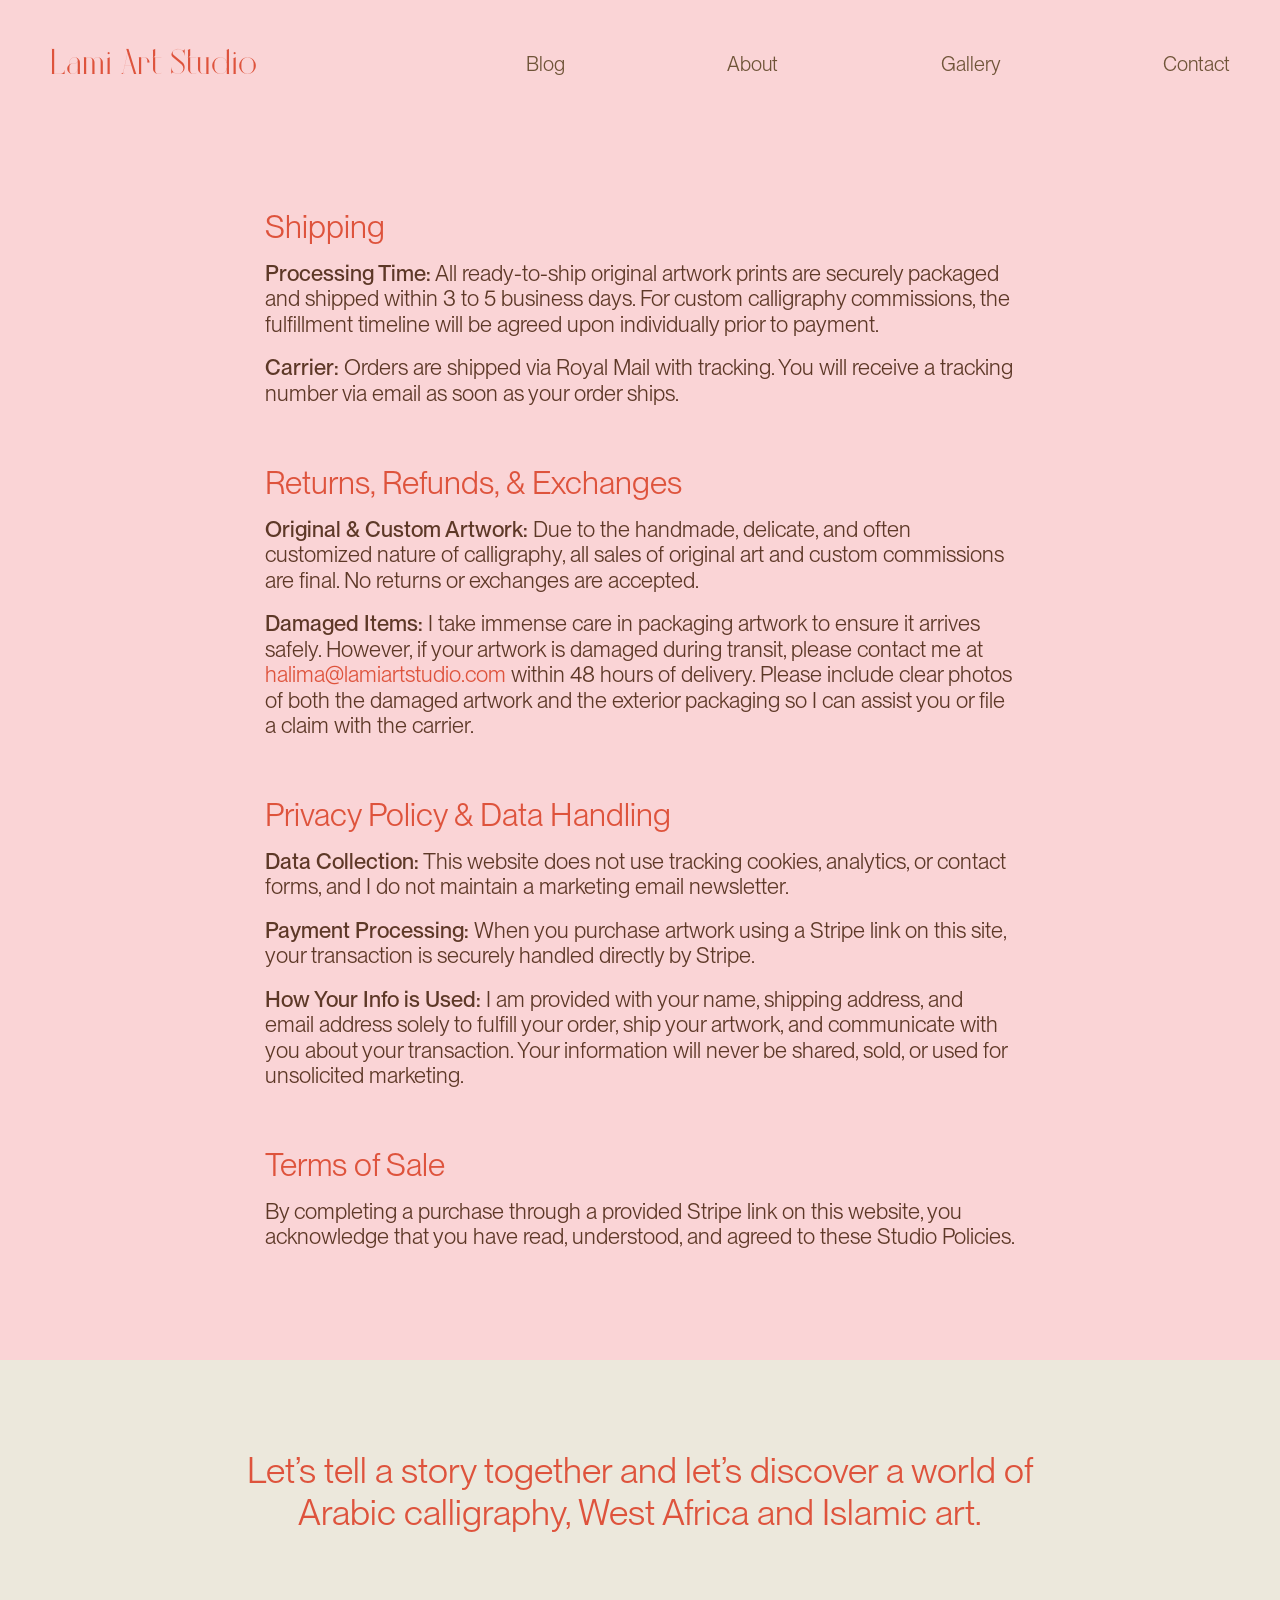
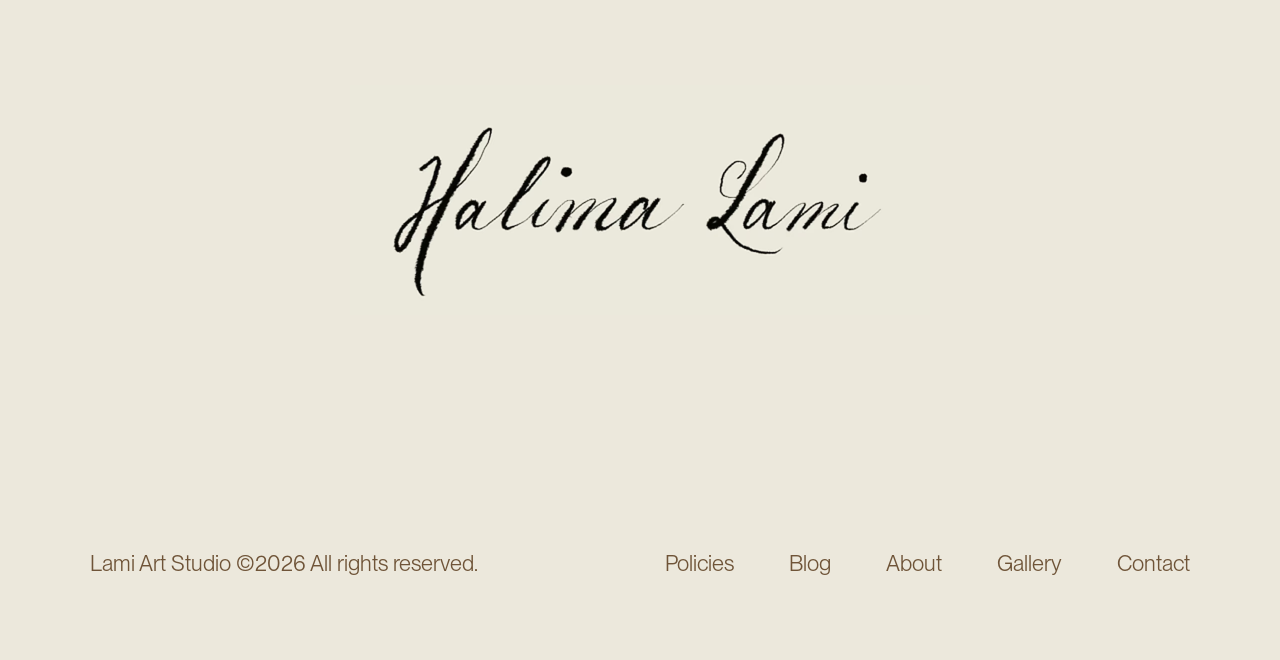
<file: studio-policies.html>
<!doctype html>
<html lang="en">
  <head>
    <meta charset="utf-8">
    <meta name="viewport" content="width=device-width, initial-scale=1">
    <title>Studio Policies | Lami Art Studio</title>
    <meta name="description" content="Read Lami Art Studio policies for shipping, returns, damaged items, privacy, payment processing, and terms of sale.">
    <meta name="robots" content="index, follow">
    <meta name="theme-color" content="#fad4d6">
    <meta name="apple-mobile-web-app-title" content="Lami Art Studio">
    <link rel="icon" href="assets/icons/favicon-32x32.png" type="image/png" sizes="32x32">
    <link rel="apple-touch-icon" href="assets/icons/apple-touch-icon.png">
    <link rel="canonical" href="https://lamiartstudio.com/studio-policies/">
    <meta property="og:site_name" content="Lami Art Studio">
    <meta property="og:type" content="website">
    <meta property="og:title" content="Studio Policies | Lami Art Studio">
    <meta property="og:description" content="Read Lami Art Studio policies for shipping, returns, damaged items, privacy, payment processing, and terms of sale.">
    <meta property="og:url" content="https://lamiartstudio.com/studio-policies/">
    <meta property="og:image" content="https://lamiartstudio.com/assets/seo/og-image.avif">
    <meta property="og:image:width" content="1200">
    <meta property="og:image:height" content="630">
    <meta name="twitter:card" content="summary_large_image">
    <meta name="twitter:title" content="Studio Policies | Lami Art Studio">
    <meta name="twitter:description" content="Read Lami Art Studio policies for shipping, returns, damaged items, privacy, payment processing, and terms of sale.">
    <meta name="twitter:image" content="https://lamiartstudio.com/assets/seo/og-image.avif">
    <script type="application/ld+json">
      {
      "@context": "https://schema.org",
      "@type": "WebPage",
      "name": "Studio Policies | Lami Art Studio",
      "url": "https://lamiartstudio.com/studio-policies/",
      "image": "https://lamiartstudio.com/assets/seo/og-image.avif",
      "isPartOf": {
            "@type": "WebSite",
            "name": "Lami Art Studio",
            "url": "https://lamiartstudio.com/"
      },
      "description": "Read Lami Art Studio policies for shipping, returns, damaged items, privacy, payment processing, and terms of sale."
}
    </script>
    <link rel="preload" href="assets/fonts/Bigilla.otf" as="font" type="font/otf" crossorigin>
    <link rel="preload" href="assets/fonts/PPNeueMontreal-Book.otf" as="font" type="font/otf" crossorigin>
    <link rel="stylesheet" href="styles.css?v=launch-20260627">
  </head>
  <body class="inner-page policies-page">
    <header class="site-header">
      <div class="site-header-inner">
        <a class="site-logo" href="./">Lami Art Studio</a>
        <button class="menu-toggle" type="button" aria-expanded="false" aria-controls="mobile-menu" aria-label="Open menu">
          <span></span>
          <span></span>
          <span></span>
        </button>
        <nav class="site-nav" aria-label="Primary navigation">
          <a href="https://halimalami.substack.com/" target="_blank" rel="noopener noreferrer">Blog</a>
          <a href="about/">About</a>
          <a href="gallery/">Gallery</a>
          <a href="contact/">Contact</a>
        </nav>
      </div>
    </header>
    <div class="mobile-menu" id="mobile-menu" aria-hidden="true">
      <div class="mobile-menu-header">
        <a class="site-logo" href="./">Lami Art Studio</a>
        <button class="menu-toggle mobile-menu-close" type="button" aria-expanded="true" aria-controls="mobile-menu" aria-label="Close menu">
          <span></span>
          <span></span>
          <span></span>
        </button>
      </div>
      <nav class="mobile-menu-nav" aria-label="Mobile navigation">
        <a href="https://halimalami.substack.com/" target="_blank" rel="noopener noreferrer">Blog</a>
        <a href="about/">About</a>
        <a href="gallery/">Gallery</a>
      </nav>
      <a class="mobile-menu-contact" href="contact/">
        <span>Write an<br>email to me</span>
        <strong>Stay connected</strong>
      </a>
    </div>

    <main>
      <section class="policies-content section-frame" aria-labelledby="policies-title">
        <div class="policies-inner">
          <h1 id="policies-title">Studio Policies</h1>

          <article class="policy-section">
            <h2>Shipping</h2>
            <p><strong>Processing Time:</strong> All ready-to-ship original artwork prints are securely packaged and shipped within 3 to 5 business days. For custom calligraphy commissions, the fulfillment timeline will be agreed upon individually prior to payment.</p>
            <p><strong>Carrier:</strong> Orders are shipped via Royal Mail with tracking. You will receive a tracking number via email as soon as your order ships.</p>
          </article>

          <article class="policy-section">
            <h2>Returns, Refunds, &amp; Exchanges</h2>
            <p><strong>Original &amp; Custom Artwork:</strong> Due to the handmade, delicate, and often customized nature of calligraphy, all sales of original art and custom commissions are final. No returns or exchanges are accepted.</p>
            <p><strong>Damaged Items:</strong> I take immense care in packaging artwork to ensure it arrives safely. However, if your artwork is damaged during transit, please contact me at <a href="mailto:halima@lamiartstudio.com">halima@lamiartstudio.com</a> within 48 hours of delivery. Please include clear photos of both the damaged artwork and the exterior packaging so I can assist you or file a claim with the carrier.</p>
          </article>

          <article class="policy-section">
            <h2>Privacy Policy &amp; Data Handling</h2>
            <p><strong>Data Collection:</strong> This website does not use tracking cookies, analytics, or contact forms, and I do not maintain a marketing email newsletter.</p>
            <p><strong>Payment Processing:</strong> When you purchase artwork using a Stripe link on this site, your transaction is securely handled directly by Stripe.</p>
            <p><strong>How Your Info is Used:</strong> I am provided with your name, shipping address, and email address solely to fulfill your order, ship your artwork, and communicate with you about your transaction. Your information will never be shared, sold, or used for unsolicited marketing.</p>
          </article>

          <article class="policy-section">
            <h2>Terms of Sale</h2>
            <p>By completing a purchase through a provided Stripe link on this website, you acknowledge that you have read, understood, and agreed to these Studio Policies.</p>
          </article>
        </div>
      </section>

      <footer id="contact-footer" class="footer section-frame">
        <div class="footer-inner design-inner">
          <p class="contact-line">
            Let&rsquo;s tell a story together and let&rsquo;s discover a world of<br>
            Arabic calligraphy, West Africa and Islamic art.
          </p>
          <img
            class="signature"
            src="assets/coded/signature.avif"
            sizes="(max-width: 700px) 72vw, 45.3vw"
            alt="Halima Lami signature" loading="lazy" decoding="async">
          <nav class="footer-nav" aria-label="Footer navigation">
            <span class="footer-copy">Lami Art Studio &copy;<span class="current-year">2026</span> All rights reserved.</span>
            <a class="footer-policies is-active" href="studio-policies/">Policies</a>
            <a href="https://halimalami.substack.com/" target="_blank" rel="noopener noreferrer">Blog</a>
            <a href="about/">About</a>
            <a href="gallery/">Gallery</a>
            <a href="contact/">Contact</a>
          </nav>
        </div>
      </footer>
    </main>
    <script>
      const menu = document.querySelector(".mobile-menu");
      const toggles = document.querySelectorAll(".menu-toggle");

      toggles.forEach((toggle) => {
        toggle.addEventListener("click", () => {
          const open = !document.body.classList.contains("menu-open");
          document.body.classList.toggle("menu-open", open);
          menu.setAttribute("aria-hidden", String(!open));
          toggles.forEach((button) => button.setAttribute("aria-expanded", String(open)));
        });
      });
    </script>
    <script src="script.js?v=launch-20260627"></script>
  </body>
</html>
</file>
<file: styles.css>
:root {
  --coral: #de533c;
  --pink: #fad4d6;
  --cream: #ece8dc;
  --brown: #5d3827;
  --board-bg: #d8d8ca;
  --ink: #000;
  --footer-ink: #6f5438;
  --design: min(100vw, 1280px);
  --site-header-height: clamp(82px, 10.23vw, 131px);
}

@font-face {
  font-family: "PP Neue Montreal";
  src: url("assets/fonts/PPNeueMontreal-Thin.otf") format("opentype");
  font-weight: 100;
  font-style: normal;
  font-display: block;
}

@font-face {
  font-family: "PP Neue Montreal";
  src: url("assets/fonts/PPNeueMontreal-Book.otf") format("opentype");
  font-weight: 400;
  font-style: normal;
  font-display: block;
}

@font-face {
  font-family: "PP Neue Montreal";
  src: url("assets/fonts/PPNeueMontreal-Medium.otf") format("opentype");
  font-weight: 500;
  font-style: normal;
  font-display: block;
}

@font-face {
  font-family: "Bigilla";
  src: url("assets/fonts/Bigilla.otf") format("opentype");
  font-weight: 400;
  font-style: normal;
  font-display: block;
}

@font-face {
  font-family: "Bigilla";
  src: url("assets/fonts/Bigilla-Bold.otf") format("opentype");
  font-weight: 700;
  font-style: normal;
  font-display: block;
}

@font-face {
  font-family: "PP Playground";
  src: url("assets/fonts/PPPlayground-Thin.otf") format("opentype");
  font-weight: 100;
  font-style: normal;
  font-display: block;
}

@font-face {
  font-family: "PP Playground";
  src: url("assets/fonts/PPPlayground-Light.otf") format("opentype");
  font-weight: 300;
  font-style: normal;
  font-display: block;
}

@font-face {
  font-family: "PP Playground";
  src: url("assets/fonts/PPPlayground-Medium.otf") format("opentype");
  font-weight: 500;
  font-style: normal;
  font-display: block;
}

@font-face {
  font-family: "QCF Page 590";
  src: url("assets/fonts/quran/p590.woff2") format("woff2");
  font-weight: 400;
  font-style: normal;
  font-display: block;
}

* {
  box-sizing: border-box;
}

html {
  scroll-behavior: smooth;
  background: var(--pink);
}

body {
  margin: 0;
  overflow-x: hidden;
  background: var(--cream);
  color: var(--ink);
  font-family: "PP Neue Montreal", Avenir, "Helvetica Neue", Arial, sans-serif;
  animation: page-fade-in 260ms ease-out both;
}

body::before {
  content: "";
  position: fixed;
  inset: 0;
  z-index: 9999;
  pointer-events: none;
  background: var(--pink);
  opacity: 0;
  animation: page-wash-out 260ms ease-out both;
}

body.page-is-leaving {
  opacity: 0;
  pointer-events: none;
  transition: opacity 220ms ease-in;
}

body.page-is-leaving::before {
  opacity: 0;
  animation: none;
}

@keyframes page-fade-in {
  from {
    opacity: 0;
  }

  to {
    opacity: 1;
  }
}

@keyframes page-wash-out {
  from {
    opacity: 0.42;
  }

  to {
    opacity: 0;
  }
}

@media (prefers-reduced-motion: reduce) {
  body {
    animation: none;
  }

  body::before {
    opacity: 0;
    animation: none;
  }

  body.page-is-leaving {
    opacity: 1;
    transition: none;
  }

  body.page-is-leaving::before {
    opacity: 0;
    transition: none;
  }
}

a {
  color: inherit;
  text-decoration: none;
}

img {
  display: block;
  max-width: 100%;
}

picture {
  display: block;
}

.page {
  width: 100%;
}

.section-frame {
  position: relative;
  width: 100%;
  overflow: hidden;
}

.design-inner {
  width: min(100%, 1280px);
  height: 100%;
  position: relative;
}

.hero,
.quote,
.intro,
.brown,
.vision,
.footer {
  height: 100svh;
  min-height: 100svh;
}

.hero {
  --hero-box-height: min(91.35svh, calc(var(--design) * 0.59453125));
  background: var(--coral);
  color: var(--pink);
}

.hero-inner {
  display: grid;
  grid-template-columns: 1fr 1fr;
  align-items: center;
  margin: 0 auto;
}

.hero-copy,
.hero-media {
  position: relative;
  height: var(--hero-box-height);
  min-height: 0;
}

.hero-media {
  display: grid;
  place-items: center;
}

.hero-art {
  width: auto;
  height: var(--hero-box-height);
  max-height: 100%;
  max-width: none;
  object-fit: contain;
}

.hero-nav a {
  position: absolute;
  z-index: 2;
  color: var(--pink);
  font-size: clamp(16px, 2.27vw, 29px);
  line-height: 1;
}

.nav-blog {
  left: 10.9%;
  top: 0;
}

.nav-about {
  right: 4.2%;
  top: 0;
}

.nav-gallery {
  left: 10.9%;
  bottom: 0;
}

.nav-contact {
  right: 4.3%;
  bottom: 0;
}

h1 {
  position: absolute;
  left: 50%;
  top: 50%;
  margin: 0;
  transform: translate(-50%, -50%);
  color: var(--pink);
  font-family: "Bigilla", Didot, Georgia, serif;
  font-size: clamp(80px, 13.3vw, 170px);
  font-weight: 400;
  letter-spacing: 0;
  line-height: 0.72;
  text-align: center;
}

h1 span {
  display: block;
  color: var(--pink);
  font-family: "Bigilla", Didot, Georgia, serif;
  font-size: clamp(34px, 5vw, 64px);
  font-weight: 400;
  line-height: 1;
}

.quote {
  display: grid;
  place-items: center;
  background: var(--pink);
  color: var(--brown);
  text-align: center;
}

.quote-inner {
  height: auto;
}

.script-quote {
  margin: 0;
  color: var(--brown);
  font-family: "PP Playground", "Snell Roundhand", cursive;
  font-size: clamp(54px, 10vw, 128px);
  font-weight: 500;
  font-kerning: normal;
  font-variant-ligatures: common-ligatures discretionary-ligatures contextual;
  font-feature-settings:
    "kern" 1, "liga" 1, "dlig" 1, "calt" 1, "swsh" 1,
    "ss01" 1, "ss02" 1, "ss03" 1, "ss04" 1, "ss05" 1, "ss06" 1,
    "ss07" 1, "ss08" 1, "ss09" 1, "ss10" 1, "ss11" 1, "ss12" 1;
  line-height: 0.95;
  text-rendering: optimizeLegibility;
}

.script-quote-mobile {
  display: none;
}

.script-quote .script-terminal {
  display: inline;
  font-feature-settings:
    "kern" 1, "liga" 1, "dlig" 1, "calt" 1, "fina" 1, "swsh" 1,
    "ss01" 1, "ss02" 1, "ss03" 1, "ss04" 1, "ss05" 1, "ss06" 1,
    "ss07" 1, "ss08" 1, "ss09" 1, "ss10" 1, "ss11" 1, "ss12" 1;
}

.quote-credit {
  margin: clamp(34px, 3.9vw, 50px) 0 0;
  color: var(--brown);
  font-size: clamp(15px, 1.56vw, 20px);
  line-height: 1.08;
}

.intro {
  display: grid;
  place-items: center;
  background: var(--cream);
  text-align: center;
}

.intro-inner {
  height: auto;
  display: grid;
  justify-items: center;
  gap: clamp(56px, 8.3vh, 90px);
}

.intro-copy {
  font-size: clamp(18px, 2.8vw, 36px);
  line-height: 1.18;
}

.intro-copy p {
  margin: 0;
}

.welcome {
  margin-bottom: clamp(24px, 3.3vw, 42px) !important;
  color: var(--coral);
  font-weight: 500;
}

.slate-art {
  width: min(74.5vw, 954px);
}

.slate-art img,
.board-art img,
.brown-art img,
.gallery-art img {
  display: block;
  width: 100%;
  height: auto;
}

.board {
  background: var(--board-bg);
}

.board-art {
  width: 100vw;
  max-width: none;
  height: auto;
}

.brown {
  display: grid;
  place-items: center;
  background: var(--brown);
}

.brown-inner {
  display: grid;
  place-items: center;
}

.brown-art {
  width: min(58.6vw, 750px);
}

.vision {
  display: grid;
  place-items: center;
  background: var(--coral);
  color: var(--pink);
  text-align: center;
}

.vision-inner {
  height: 100%;
  display: grid;
  place-items: center;
}

.vision p {
  margin: 0;
  width: max-content;
  max-width: min(100%, 900px);
  font-size: clamp(22px, 2.8vw, 36px);
  line-height: 1.2;
}

.gallery {
  background: var(--cream);
}

.gallery-art {
  position: relative;
  z-index: 1;
  width: 100%;
  max-width: none;
  height: auto;
}

.gallery-inner {
  position: absolute;
  inset: 0;
  z-index: 2;
  pointer-events: none;
}

.gallery h2 {
  position: absolute;
  left: 10%;
  top: 10%;
  margin: 0;
  color: var(--coral);
  font-family: "Bigilla", Didot, Georgia, serif;
  font-size: clamp(62px, 9.8vw, 126px);
  font-weight: 400;
  line-height: 0.86;
}

.gallery h2 a {
  pointer-events: auto;
}

.footer {
  display: grid;
  place-items: center;
  background: var(--cream);
  color: var(--footer-ink);
  text-align: center;
}

.footer-inner {
  display: grid;
  grid-template-rows: 1fr auto 1fr auto;
  align-items: center;
  justify-items: center;
  padding: clamp(64px, 10vh, 124px) clamp(26px, 7vw, 90px) clamp(44px, 10vh, 84px);
}

.contact-line {
  grid-row: 1;
  align-self: start;
  max-width: min(66.5vw, 850px);
  margin: 0;
  color: var(--coral);
  font-size: clamp(20px, 2.8vw, 36px);
  font-weight: 400;
  line-height: 1.18;
}

.signature {
  grid-row: 2;
  width: min(45.3vw, 580px);
}

.footer-nav {
  grid-row: 4;
  width: 100%;
  display: grid;
  grid-template-columns: 1fr repeat(5, auto);
  align-items: center;
  gap: clamp(22px, 4.3vw, 55px);
  color: var(--footer-ink);
  font-size: clamp(15px, 1.72vw, 22px);
  text-align: left;
}

.footer-nav a {
  text-align: center;
}

.site-header {
  height: var(--site-header-height);
  background: var(--pink);
  color: var(--footer-ink);
}

.site-header-inner {
  width: min(100%, 1280px);
  height: 100%;
  margin: 0 auto;
  display: flex;
  align-items: center;
  gap: clamp(28px, 5vw, 64px);
  padding: 0 clamp(22px, 3.9vw, 50px);
}

.site-logo {
  flex: 0 0 auto;
  color: var(--coral);
  font-family: "Bigilla", Didot, Georgia, serif;
  font-size: clamp(27px, 2.73vw, 35px);
  line-height: 1;
  white-space: nowrap;
}

.site-nav {
  flex: 1 1 auto;
  margin-left: auto;
  display: flex;
  align-items: center;
  justify-content: space-between;
  min-width: 0;
  max-width: min(55vw, 704px);
  color: var(--footer-ink);
  font-size: clamp(18px, 2.34vw, 30px);
  line-height: 1;
  white-space: nowrap;
}

.site-nav .is-active {
  color: var(--coral);
}

.menu-toggle,
.mobile-menu {
  display: none;
}

.about-page {
  background: var(--brown);
}

.about-quote {
  height: calc(100svh - var(--site-header-height));
  min-height: 469px;
  display: grid;
  place-items: center;
  background: var(--pink);
  color: var(--brown);
  text-align: center;
}

.about-quote-inner {
  height: auto;
}

.about-quote h1 {
  position: static;
  transform: none;
  margin: 0;
  color: var(--brown);
  font-family: "PP Playground", "Snell Roundhand", cursive;
  font-size: clamp(48px, 5.45vw, 70px);
  font-weight: 500;
  font-kerning: normal;
  font-variant-ligatures: common-ligatures discretionary-ligatures contextual;
  font-feature-settings:
    "kern" 1, "liga" 1, "dlig" 1, "calt" 1, "swsh" 1,
    "ss01" 1, "ss02" 1, "ss03" 1, "ss04" 1, "ss05" 1, "ss06" 1,
    "ss07" 1, "ss08" 1, "ss09" 1, "ss10" 1, "ss11" 1, "ss12" 1;
  line-height: 1.02;
  text-rendering: optimizeLegibility;
}

.about-quote h1 span {
  color: inherit;
  display: inline;
  font-family: inherit;
  font-size: inherit;
  font-weight: inherit;
  line-height: inherit;
}

.about-quote h1 .script-terminal {
  display: inline !important;
  font-feature-settings:
    "kern" 1, "liga" 1, "dlig" 1, "calt" 1, "fina" 1, "swsh" 1,
    "ss01" 1, "ss02" 1, "ss03" 1, "ss04" 1, "ss05" 1, "ss06" 1,
    "ss07" 1, "ss08" 1, "ss09" 1, "ss10" 1, "ss11" 1, "ss12" 1;
}

.about-quote h1 .script-plain-i {
  display: inline !important;
  font-feature-settings:
    "kern" 1, "liga" 1, "dlig" 1, "calt" 1, "swsh" 0,
    "ss01" 0, "ss02" 0, "ss03" 0, "ss04" 0, "ss05" 0, "ss06" 0,
    "ss07" 0, "ss08" 0, "ss09" 0, "ss10" 0, "ss11" 0, "ss12" 0;
}

.mobile-break {
  display: none;
}

.about-quote p {
  margin: 112px 0 0;
  color: var(--brown);
  font-size: clamp(15px, 1.56vw, 20px);
  line-height: 1;
}

.about-story {
  background: var(--brown);
  color: var(--pink);
}

.about-story-inner {
  width: min(100%, 1280px);
  margin: 0 auto;
  padding: 150px 0 150px;
}

.about-copy {
  margin: 0;
  color: var(--pink);
  font-size: clamp(24px, 2.58vw, 33px);
  font-weight: 300;
  letter-spacing: 0.01em;
  line-height: 1.05;
}

.about-copy-top {
  width: 650px;
  margin-left: 147px;
}

.about-portrait {
  width: 878px;
  margin: 145px 0 0 279px;
}

.about-copy-mid {
  width: 710px;
  margin: 154px 0 0 421px;
}

.about-tiles {
  width: 1054px;
  margin: 171px 0 0 98px;
}

.about-copy-bottom {
  width: 745px;
  margin: 148px 0 0 98px;
}

.about-gallery-callout {
  width: 1054px;
  margin: 150px 0 0 98px;
  display: grid;
  grid-template-columns: 330px 624px;
  gap: 100px;
  align-items: end;
}

.about-gallery-link {
  color: var(--pink);
  font-family: "Bigilla", Didot, Georgia, serif;
  font-size: clamp(52px, 5.7vw, 73px);
  line-height: 0.82;
}

.about-plate {
  width: 624px;
}

.gallery-page {
  background: var(--brown);
}

.inner-page .site-nav {
  font-size: clamp(18px, 1.56vw, 20px);
}

.gallery-quote {
  height: calc(100svh - var(--site-header-height));
  min-height: 469px;
  display: grid;
  place-items: center;
  background: var(--pink);
  color: var(--brown);
  text-align: center;
}

.gallery-quote-inner {
  height: auto;
}

.gallery-quote p {
  margin: 0;
  color: var(--brown);
  font-family: "QCF Page 590", serif;
  font-size: clamp(86px, 9.37vw, 120px);
  font-weight: 400;
  line-height: 1;
  white-space: nowrap;
}

.gallery-quote-translation {
  display: block;
  margin-top: clamp(52px, 6.25vw, 80px);
  color: var(--brown);
  font-family: "PP Neue Montreal", Avenir, "Helvetica Neue", Arial, sans-serif;
  font-size: clamp(15px, 1.56vw, 20px);
  font-weight: 400;
  line-height: 1.28;
}

.gallery-quote-translation span {
  display: block;
}

.contact-page {
  background: var(--pink);
}

.contact-quote {
  height: calc(100svh - var(--site-header-height));
  min-height: 700px;
  display: grid;
  place-items: center;
  background: var(--pink);
  color: var(--brown);
  text-align: center;
}

.contact-quote-inner {
  height: auto;
  display: grid;
  justify-items: center;
  transform: translateY(-4vh);
}

.contact-quote h1 {
  position: static;
  transform: none;
  margin: 0;
  color: var(--brown);
  font-family: "PP Playground", "Snell Roundhand", cursive;
  font-size: clamp(50px, 5.86vw, 75px);
  font-weight: 500;
  font-kerning: normal;
  font-variant-ligatures: common-ligatures discretionary-ligatures contextual;
  font-feature-settings:
    "kern" 1, "liga" 1, "dlig" 1, "calt" 1, "swsh" 1,
    "ss01" 1, "ss02" 1, "ss03" 1, "ss04" 1, "ss05" 1, "ss06" 1,
    "ss07" 1, "ss08" 1, "ss09" 1, "ss10" 1, "ss11" 1, "ss12" 1;
  line-height: 0.98;
  text-align: center;
  text-rendering: optimizeLegibility;
}

.contact-quote h1 span {
  color: inherit;
  display: inline;
  font-family: inherit;
  font-size: inherit;
  font-weight: inherit;
  line-height: inherit;
}

.contact-quote-line {
  display: block !important;
}

.contact-quote-mobile {
  display: none !important;
}

.contact-quote-desktop {
  display: block !important;
}

.contact-quote-line-second {
  transform: translateX(0.3em);
}

.contact-quote h1 .contact-quote-emphasis {
  display: inline !important;
  font-weight: inherit;
}

.contact-quote h1 .contact-ellipsis {
  display: inline !important;
  font-weight: inherit;
  letter-spacing: -0.02em;
  margin-right: 0.08em;
}

.contact-quote h1 .contact-ellipsis-tight {
  margin-right: -0.2em;
}

.contact-quote h1 .contact-tight-space {
  display: inline !important;
  font-weight: inherit;
}

.contact-quote p {
  margin: clamp(44px, 5vw, 64px) 0 0;
  color: var(--brown);
  font-size: clamp(16px, 1.56vw, 20px);
  font-weight: 400;
  line-height: 1;
}

.contact-email {
  height: 100svh;
  min-height: 720px;
  display: grid;
  place-items: center;
  background: var(--coral);
  color: var(--pink);
  text-align: center;
}

.contact-email a {
  color: var(--pink);
  font-size: clamp(48px, 6.17vw, 79px);
  font-weight: 100;
  letter-spacing: -0.02em;
  line-height: 1;
}

.policies-page {
  background: var(--pink);
}

.policies-content {
  background: var(--pink);
  color: var(--brown);
}

.policies-inner {
  width: min(100%, 1280px);
  margin: 0 auto;
  padding: clamp(48px, 6.25vw, 80px) clamp(22px, 3.9vw, 50px) clamp(70px, 8.59vw, 110px);
  display: grid;
  justify-items: center;
}

.policies-inner h1 {
  position: absolute;
  width: 1px;
  height: 1px;
  margin: -1px;
  padding: 0;
  overflow: hidden;
  clip: rect(0 0 0 0);
  white-space: nowrap;
  border: 0;
}

.policy-section {
  width: min(100%, 750px);
  margin: 0 0 clamp(38px, 4.69vw, 60px);
}

.policy-section:last-child {
  margin-bottom: 0;
}

.policy-section h2 {
  margin: 0 0 18px;
  color: var(--coral);
  font-size: clamp(24px, 2.5vw, 32px);
  font-weight: 400;
  line-height: 1;
}

.policy-section p {
  margin: 0 0 18px;
  font-size: clamp(18px, 1.72vw, 22px);
  font-weight: 400;
  line-height: 1.16;
}

.policy-section p:last-child {
  margin-bottom: 0;
}

.policy-section strong {
  font-weight: 500;
  color: var(--brown);
}

.policy-section a {
  color: var(--coral);
  text-decoration: none;
}

.gallery-catalog {
  background: var(--brown);
  color: var(--pink);
}

.gallery-catalog-inner {
  width: min(100%, 1280px);
  margin: 0 auto;
  padding: clamp(86px, 10.9vw, 140px) clamp(50px, 5.47vw, 70px) clamp(90px, 11.7vw, 150px);
}

.gallery-heading {
  display: grid;
  grid-template-columns: minmax(280px, 0.72fr) minmax(360px, 1fr);
  align-items: end;
  gap: clamp(56px, 7.8vw, 100px);
  margin-bottom: clamp(72px, 10.1vw, 130px);
}

.gallery-heading h1 {
  position: static;
  transform: none;
  margin: 0;
  color: var(--pink);
  font-family: "Bigilla", Didot, Georgia, serif;
  font-size: clamp(92px, 13.3vw, 170px);
  font-weight: 400;
  line-height: 0.76;
  text-align: left;
}

.gallery-heading p {
  max-width: 680px;
  margin: 0 0 12px;
  color: var(--pink);
  font-size: clamp(18px, 1.8vw, 23px);
  font-weight: 300;
  letter-spacing: 0.01em;
  line-height: 1.14;
}

.artwork-grid {
  display: grid;
  grid-template-columns: repeat(3, minmax(0, 1fr));
  align-items: start;
  gap: clamp(66px, 7.8vw, 100px) clamp(26px, 3.9vw, 50px);
}

.artwork-card {
  margin: 0;
  color: var(--pink);
}

.artwork-card-wide {
  grid-column: span 2;
}

.artwork-card img {
  width: 100%;
  height: auto;
  background: rgba(250, 212, 214, 0.08);
}

.protected-print-image {
  -webkit-touch-callout: none;
  user-select: none;
}

.artwork-card figcaption {
  margin-top: clamp(15px, 1.72vw, 22px);
  display: grid;
  gap: 9px;
}

.artwork-card strong {
  color: var(--pink);
  font-size: clamp(20px, 2.18vw, 28px);
  font-weight: 400;
  line-height: 1;
}

.artwork-card span {
  color: rgba(250, 212, 214, 0.78);
  font-size: clamp(15px, 1.41vw, 18px);
  font-weight: 300;
  letter-spacing: 0.01em;
  line-height: 1.16;
}

.artwork-buy-link {
  justify-self: start;
  color: var(--pink);
  font-size: clamp(15px, 1.41vw, 18px);
  font-weight: 400;
  line-height: 1.16;
  text-decoration: underline;
  text-decoration-thickness: 1px;
  text-underline-offset: 0.18em;
}

.artwork-buy-note {
  display: block;
  color: rgba(250, 212, 214, 0.62);
  font-size: clamp(12px, 1.09vw, 14px);
  font-weight: 300;
  letter-spacing: 0.01em;
  line-height: 1.16;
}

@media (min-width: 1281px) {
  .board-art,
  .gallery-art {
    width: 100%;
  }
}

@media (max-width: 1100px) and (min-width: 701px) {
  .about-story-inner {
    padding: 11.7vw 0;
  }

  .about-copy {
    font-size: clamp(20px, 2.58vw, 33px);
  }

  .about-copy-top {
    width: 50.8vw;
    margin-left: 11.5vw;
  }

  .about-portrait {
    width: 68.6vw;
    margin-top: 11.3vw;
    margin-left: 21.8vw;
  }

  .about-copy-mid {
    width: 55.5vw;
    margin-top: 12vw;
    margin-left: 32.9vw;
  }

  .about-tiles {
    width: 82.3vw;
    margin-top: 13.35vw;
    margin-left: 7.65vw;
  }

  .about-copy-bottom {
    width: 58.2vw;
    margin-top: 11.55vw;
    margin-left: 7.65vw;
  }

  .about-gallery-callout {
    width: 82.3vw;
    margin-top: 11.7vw;
    margin-left: 7.65vw;
    grid-template-columns: 25.8vw 48.75vw;
    gap: 7.8vw;
  }

  .about-plate {
    width: 48.75vw;
  }

  .gallery-catalog-inner {
    padding-top: 10.9vw;
    padding-bottom: 11.7vw;
  }
}

@media (max-width: 700px) {
  .site-header {
    position: absolute;
    inset: 0 0 auto;
    z-index: 10;
    height: auto;
    background: transparent;
  }

  .site-header-inner {
    min-height: calc(100vw * 96 / 420);
    padding: calc(100vw * 31 / 420) calc(100vw * 32 / 420) 0;
    display: flex;
    align-items: flex-start;
    justify-content: space-between;
  }

  .site-logo {
    font-size: min(6.43vw, 27px);
    font-weight: 700;
  }

  .site-nav {
    display: none;
  }

  .menu-toggle {
    width: 19px;
    height: 17px;
    margin-top: 3px;
    padding: 0;
    border: 0;
    display: grid;
    gap: 5px;
    background: transparent;
  }

  .menu-toggle span {
    display: block;
    width: 100%;
    height: 1.5px;
    background: var(--coral);
    transform-origin: center;
    transition: transform 180ms ease, opacity 140ms ease;
  }

  .mobile-menu {
    position: fixed;
    inset: 0;
    z-index: 20;
    display: none;
    min-height: 100svh;
    overflow: hidden;
    background: var(--pink);
    color: var(--footer-ink);
  }

  .menu-open {
    overflow: hidden;
  }

  .menu-open .mobile-menu {
    display: block;
  }

  .mobile-menu-header {
    display: flex;
    align-items: flex-start;
    justify-content: space-between;
    padding: calc(100vw * 31 / 420) calc(100vw * 32 / 420) 0;
  }

  .mobile-menu-close {
    position: relative;
    margin-top: 3px;
  }

  .mobile-menu-close span {
    position: absolute;
    top: 8px;
    left: 0;
  }

  .mobile-menu-close span:nth-child(1) {
    transform: rotate(45deg);
  }

  .mobile-menu-close span:nth-child(2) {
    opacity: 0;
  }

  .mobile-menu-close span:nth-child(3) {
    transform: rotate(-45deg);
  }

  .mobile-menu-nav {
    margin-top: calc(100vw * 178 / 420);
    display: grid;
    justify-items: center;
    gap: calc(100vw * 45 / 420);
    font-size: 30px;
    font-weight: 300;
    line-height: 1;
  }

  .mobile-menu-nav .is-active {
    color: var(--coral);
    font-weight: 400;
  }

  .mobile-menu-contact {
    position: absolute;
    left: 0;
    right: 0;
    bottom: calc(100vw * 15 / 420);
    min-height: calc(100vw * 175 / 420);
    display: grid;
    place-items: center;
    color: var(--coral);
    text-align: center;
  }

  .mobile-menu-contact span {
    grid-area: 1 / 1;
    position: relative;
    z-index: 2;
    width: 100%;
    color: rgba(236, 232, 220, 0.72);
    font-family: "PP Playground", "Snell Roundhand", cursive;
    font-size: clamp(94px, 30vw, 105px);
    font-weight: 300;
    line-height: 0.72;
  }

  .mobile-menu-contact strong {
    grid-area: 1 / 1;
    position: relative;
    z-index: 1;
    font-size: clamp(26px, 7.14vw, 30px);
    font-weight: 400;
  }

  .about-quote {
    height: auto;
    min-height: 0;
    padding: calc(100vw * 160 / 420) calc(100vw * 31 / 420) calc(100vw * 77 / 420);
  }

  .about-quote h1 {
    font-size: clamp(41px, 11vw, 47px);
    line-height: 0.98;
  }

  .about-quote h1 span {
    display: block;
  }

  .desktop-break {
    display: none;
  }

  .mobile-break {
    display: none;
  }

  .quote-line-third {
    margin-top: calc(100vw * 29 / 420);
  }

  .about-quote p {
    margin-top: calc(100vw * 59 / 420);
    font-size: 15px;
  }

  .about-story-inner {
    padding: 40px 20px;
  }

  .about-copy {
    width: 100%;
    margin-left: 0;
    font-size: 20px;
    font-weight: 300;
    line-height: 1.09;
  }

  .about-copy br {
    display: none;
  }

  .about-portrait {
    width: 100%;
    margin: 40px 0 0;
  }

  .about-copy-mid {
    margin-top: 40px;
  }

  .about-tiles {
    width: 100%;
    margin: 40px 0 0;
  }

  .about-copy-bottom {
    margin-top: 40px;
  }

  .about-gallery-callout {
    width: 100%;
    margin: 40px 0 0;
    display: grid;
    grid-template-columns: 1fr;
    gap: 40px;
  }

  .about-gallery-link {
    order: 2;
    justify-self: center;
    font-size: 42px;
    font-weight: 700;
    text-align: center;
  }

  .about-plate {
    order: 1;
    width: 100%;
  }

  .gallery-page .site-header {
    color: var(--pink);
  }

  .gallery-quote {
    height: auto;
    min-height: 0;
    padding: calc(100vw * 169 / 420) calc(100vw * 32 / 420) calc(100vw * 90 / 420);
  }

  .gallery-quote p {
    font-size: clamp(50px, 13.8vw, 58px);
    line-height: 1;
  }

  .gallery-quote-translation {
    margin-top: calc(100vw * 42 / 420);
    font-size: 15px;
  }

  .contact-quote {
    height: auto;
    min-height: 0;
    padding: calc(100vw * 170 / 420) calc(100vw * 24 / 420) calc(100vw * 90 / 420);
  }

  .contact-quote-inner {
    transform: none;
  }

  .contact-quote h1 {
    width: 100%;
    font-size: xx-large;
    line-height: 1;
  }

  .contact-quote-desktop {
    display: none !important;
  }

  .contact-quote-mobile {
    display: grid !important;
    gap: calc(100vw * 11 / 420);
  }

  .contact-quote-line {
    transform: none;
    white-space: nowrap;
  }

  .contact-quote p {
    margin-top: calc(100vw * 60 / 420);
    font-size: 15px;
  }

  .contact-page .site-header-inner,
  .contact-page .mobile-menu-header {
    padding: calc(100vw * 50 / 420) calc(100vw * 47 / 420) 0 calc(100vw * 52 / 420);
  }

  .contact-email {
    height: calc(100vw * 330 / 420);
    min-height: 0;
  }

  .contact-email a {
    font-size: clamp(28px, 7.14vw, 30px);
    letter-spacing: -0.03em;
  }

  .policies-inner {
    padding: calc(100vw * 126 / 420) calc(100vw * 32 / 420) 64px;
  }

  .policy-section {
    margin-bottom: 36px;
  }

  .policy-section h2 {
    margin-bottom: 14px;
    font-size: 24px;
  }

  .policy-section p {
    margin-bottom: 14px;
    font-size: 15px;
    line-height: 1.22;
  }

  .gallery-catalog-inner {
    padding: calc(100vw * 64 / 420) 20px 56px;
  }

  .gallery-heading {
    grid-template-columns: 1fr;
    gap: 24px;
    margin-bottom: 40px;
  }

  .gallery-heading h1 {
    font-size: 76px;
    font-weight: 700;
    line-height: 0.8;
  }

  .gallery-heading p {
    max-width: none;
    margin: 0;
    font-size: 15px;
    font-weight: 300;
    line-height: 1.16;
  }

  .artwork-grid {
    grid-template-columns: 1fr;
    gap: 40px;
  }

  .artwork-card-wide {
    grid-column: auto;
  }

  .artwork-card figcaption {
    margin-top: 14px;
    gap: 7px;
  }

  .artwork-card strong {
    font-size: 20px;
    font-weight: 400;
    text-wrap: balance;
  }

  .artwork-card span {
    font-size: 15px;
    letter-spacing: 0;
    line-height: 1.14;
    text-wrap: pretty;
  }

  .quote,
  .intro,
  .brown,
  .vision,
  .footer {
    height: auto;
    min-height: 0;
  }

  .hero {
    height: max(100svh, calc(100vw * 1000 / 420));
    min-height: 100svh;
  }

  .hero-inner {
    grid-template-columns: 1fr;
    grid-template-rows: 1fr 1fr;
  }

  .hero-copy {
    height: 100%;
    min-height: 0;
  }

  .hero-media {
    width: 100%;
    height: 100%;
    min-height: 0;
    padding: 0 0 28px;
  }

  .hero-art {
    width: min(84vw, 420px);
    height: auto;
    max-width: 100%;
  }

  .hero-nav a {
    font-size: clamp(15px, 4.29vw, 18px);
  }

  .nav-blog {
    left: 8%;
    top: 7%;
  }

  .nav-about {
    right: 8%;
    top: 7%;
  }

  .nav-gallery {
    left: 8%;
    bottom: 7%;
  }

  .nav-contact {
    right: 8%;
    bottom: 7%;
  }

  h1 {
    font-size: clamp(74px, 24vw, 104px);
    font-weight: 700;
  }

  h1 span {
    font-size: clamp(31px, 8vw, 38px);
    font-weight: 700;
  }

  .intro-copy {
    font-size: clamp(15px, 3.57vw, 18px);
    line-height: 1.08;
  }

  .quote-credit {
    font-size: 15px;
  }

  .script-quote-desktop {
    display: none;
  }

  .script-quote-mobile {
    display: block;
  }

  .quote {
    padding: calc(100vw * 112 / 420) 20px calc(100vw * 96 / 420);
  }

  .intro {
    padding: calc(100vw * 50 / 420) 0 calc(100vw * 58 / 420);
  }

  .intro-inner {
    gap: calc(100vw * 50 / 420);
  }

  .intro-copy,
  .vision p,
  .contact-line {
    width: min(84vw, 420px);
  }

  .intro-copy br,
  .vision p br,
  .contact-line br {
    display: none;
  }

  .slate-art {
    width: min(74.5vw, 313px);
  }

  .brown-art {
    width: min(58.4vw, 245px);
  }

  .brown {
    padding: calc(100vw * 43 / 420) 0;
  }

  .gallery {
    min-height: auto;
  }

  .gallery h2 {
    left: 10%;
    top: 10%;
    font-size: 42px;
    font-weight: 700;
  }

  .vision p,
  .contact-line {
    font-size: clamp(15px, 3.57vw, 18px);
    line-height: 1.12;
  }

  .vision {
    padding: calc(100vw * 86 / 420) 0 calc(100vw * 88 / 420);
  }

  .footer-inner {
    min-height: 0;
    grid-template-rows: auto auto auto;
    gap: calc(100vw * 48 / 420);
    padding: calc(100vw * 49 / 420) calc(100vw * 29 / 420) calc(100vw * 23 / 420);
  }

  .contact-line {
    grid-row: auto;
    max-width: 84vw;
  }

  .signature {
    grid-row: auto;
    width: min(72vw, 302px);
  }

  .footer-nav {
    grid-row: auto;
    width: min(84vw, 420px);
    display: grid;
    grid-template-columns: repeat(4, auto);
    justify-content: space-between;
    gap: 14px 18px;
    font-size: 13px;
    text-align: center;
  }

  .footer-nav a:not(.footer-policies) {
    grid-row: 1;
  }

  .footer-nav a:nth-of-type(2) {
    grid-column: 1;
    justify-self: start;
  }

  .footer-nav a:nth-of-type(3) {
    grid-column: 2;
  }

  .footer-nav a:nth-of-type(4) {
    grid-column: 3;
  }

  .footer-nav a:nth-of-type(5) {
    grid-column: 4;
    justify-self: end;
  }

  .footer-copy {
    grid-column: 1 / 4;
    grid-row: 2;
    justify-self: start;
    padding: 2px 0 0;
    font-size: inherit;
    line-height: 1;
    text-align: left;
    white-space: nowrap;
  }

  .footer-policies {
    grid-column: 4 / -1;
    grid-row: 2;
    justify-self: end;
    padding: 2px 0 0;
    font-size: inherit;
    line-height: 1;
    text-align: right;
    white-space: nowrap;
  }
}

.simple-page {
  min-height: 100svh;
  display: grid;
  place-items: center;
  background: var(--cream);
  color: var(--coral);
}

.simple-page.inner-page {
  display: block;
  background: var(--pink);
}

.simple-page-inner {
  display: grid;
  justify-items: center;
  gap: 32px;
}

.inner-page.simple-page .simple-page-inner {
  min-height: calc(100svh - var(--site-header-height));
  place-items: center;
  background: var(--pink);
}

.simple-page h1 {
  position: static;
  transform: none;
  color: var(--coral);
  font-size: clamp(84px, 12vw, 160px);
  text-align: center;
}
</file>
